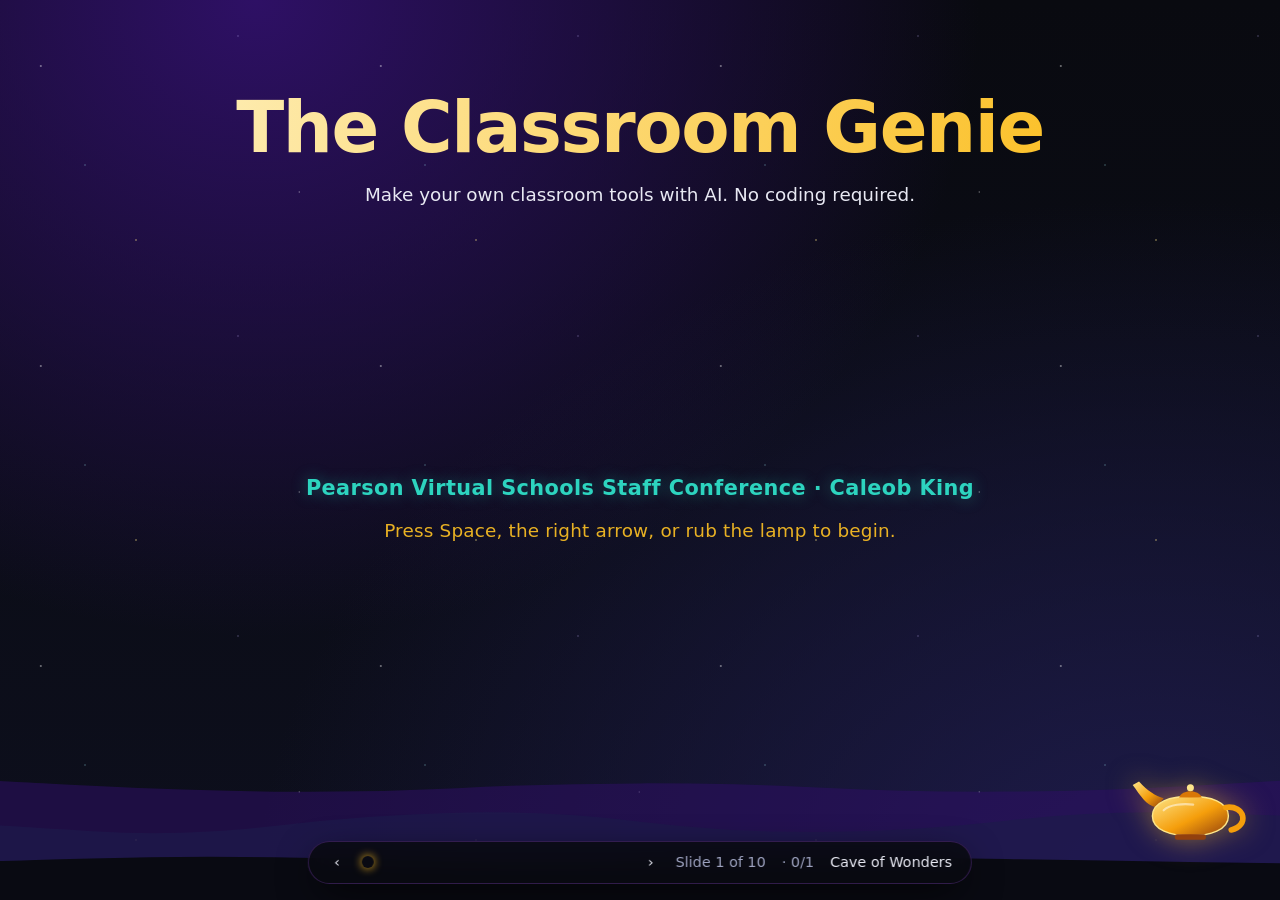
<file: index.html>
<!DOCTYPE html>
<html lang="en"><head><meta charset="UTF-8">
<meta name="viewport" content="width=device-width, initial-scale=1">
<title>The Classroom Genie: Building Custom Tools Without Code</title>
<link rel="stylesheet" href="styles.css"></head>
<body>
<main id="view" tabindex="-1"></main>
<nav id="hud" aria-label="Slide navigation"></nav>
<div id="toast" role="status" aria-live="polite"></div>
<script src="treasures.js"></script>
<script src="app.js"></script>
</body></html>
</file>
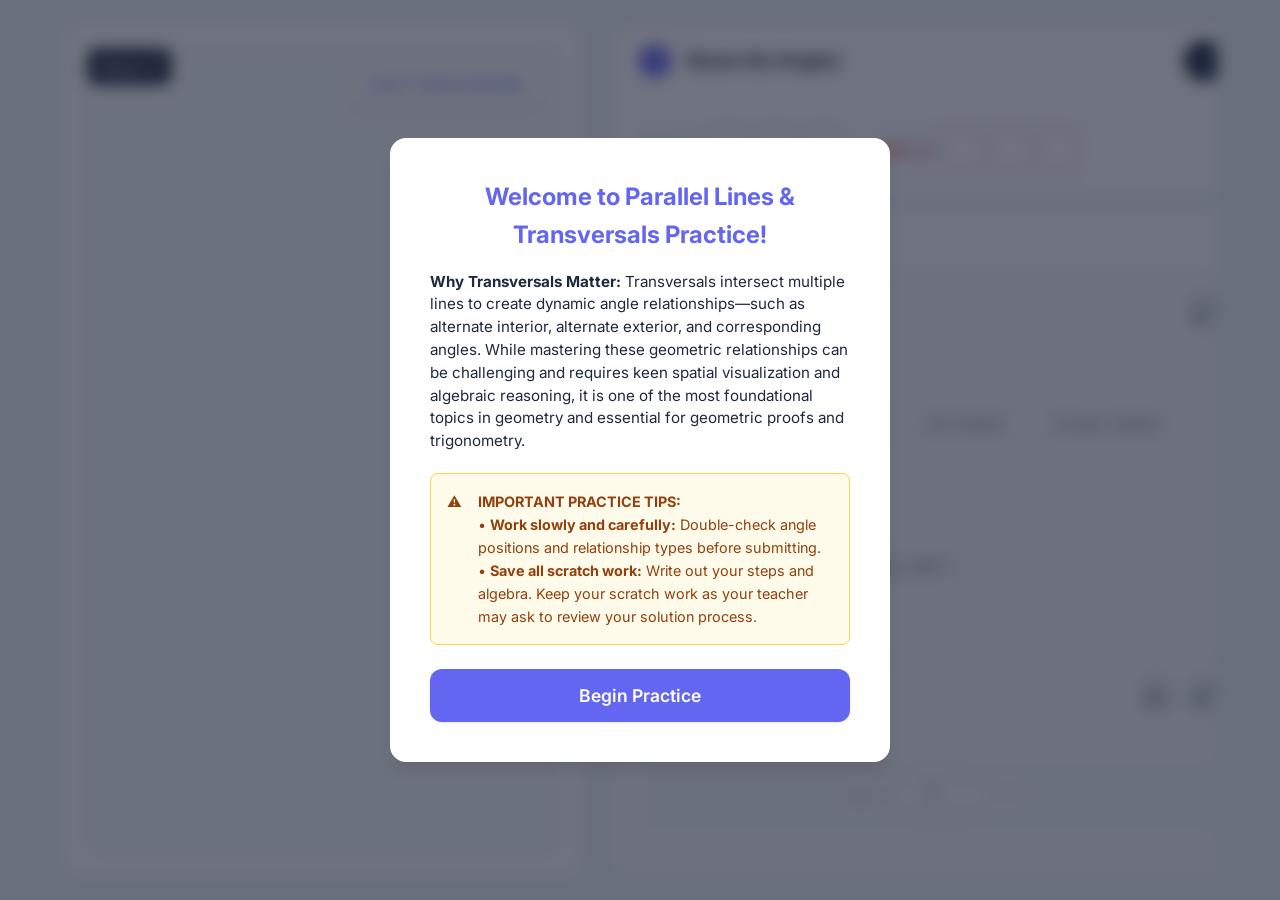
<file: Example 6/index.html>
<!DOCTYPE html>
<html lang="en">

<head>
    <meta charset="UTF-8">
    <meta name="viewport" content="width=device-width, initial-scale=1.0">
    <title>Parallel Lines & Transversals Practice</title>
    <link rel="stylesheet" href="style.css">
    <link href="https://fonts.googleapis.com/css2?family=Inter:wght@400;500;600;700&display=swap" rel="stylesheet">
    <script src="https://graspablemath.com/shared/libs/gmath/gm-inject.js"
        onerror="console.error('Failed to load Graspable Math script. Check internet connection or CSP.');"></script>
</head>

<body>

    <!-- Introduction Modal -->
    <div id="loginModal" class="modal-overlay">
        <div class="modal-content">
            <h2>Welcome to Parallel Lines & Transversals Practice!</h2>
            <div class="intro-description">
                <p>
                    <strong>Why Transversals Matter:</strong> Transversals intersect multiple lines to create dynamic angle relationships—such as alternate interior, alternate exterior, and corresponding angles. While mastering these geometric relationships can be challenging and requires keen spatial visualization and algebraic reasoning, it is one of the most foundational topics in geometry and essential for geometric proofs and trigonometry.
                </p>
            </div>
            <div class="warning-box">
                <span class="icon">⚠️</span>
                <div>
                    <p><strong>IMPORTANT PRACTICE TIPS:</strong></p>
                    <p>• <strong>Work slowly and carefully:</strong> Double-check angle positions and relationship types before submitting.</p>
                    <p>• <strong>Save all scratch work:</strong> Write out your steps and algebra. Keep your scratch work as your teacher may ask to review your solution process.</p>
                </div>
            </div>
            <form id="loginForm">
                <button type="submit" id="beginBtn">Begin Practice</button>
            </form>
        </div>
    </div>

    <div id="problemCompleteModal" class="modal-overlay">
        <div class="modal-content">
            <h2>Problem Complete!</h2>
            <p id="problemSummaryText">Problem 1/6</p>
            <div class="completion-stats">
                <p>Current Total Score: <span id="interimScore" class="score-highlight">0</span></p>
                <p class="text-muted" id="levelSummary">Level 1 Points: +0</p>
                <p id="problemBreakdown" class="score-breakdown"></p>
            </div>
            <button id="nextProblemBtn" class="primary-btn">Next Problem ➡</button>
        </div>
    </div>

    <!-- Completion Modal -->
    <div id="completionModal" class="modal-overlay">
        <div class="modal-content">
            <h2>🎉 Thanks for practicing!</h2>
            <p>You have completed the assigned problem set.</p>
            <div class="completion-stats">
                <p>Final Score: <span id="finalScore" class="score-highlight">0</span></p>
                <p>Please download your report below and submit it to your teacher.</p>
            </div>
            <button id="downloadReportBtn" class="primary-btn">Download Report 📥</button>
        </div>
    </div>

    <!-- Graspable Math Help Modal -->
    <div id="graspableHelpModal" class="modal-overlay fullscreen">
        <div class="modal-content-fullscreen">
            <button class="close-modal-btn" id="closeGraspableBtn" title="Close Help">&times;</button>
            <div id="graspableContainer" class="graspable-container">
                <div class="placeholder-content">
                    <h3>Graspable Math Equation Help</h3>
                    <p>Material to help with equation solving will appear here.</p>
                </div>
            </div>
        </div>
    </div>

    <!-- Main Application -->
    <div id="appContainer" class="container">

        <!-- Main Grid -->
        <main class="main-grid">

            <!-- Left Column: Diagram -->
            <section class="diagram-section">
                <div class="score-overlay">Score: <span id="currentScore">0</span></div>
                <div class="svg-container">
                    <div id="levelBadge" class="level-badge">Level 1: Value & Variable</div>
                    <svg id="geometryDiagram" viewBox="0 0 500 500" xmlns="http://www.w3.org/2000/svg">
                        <!-- SVG Content will be injected by JS -->
                    </svg>
                </div>
            </section>

            <!-- Right Column: Stages -->
            <section class="interaction-section">

                <!-- Stages Container -->
                <div class="stages-container">

                    <!-- Stage 1 -->
                    <div id="stage1" class="stage-card">
                        <div class="stage-header">
                            <div class="header-left">
                                <div class="stage-badge">1</div>
                                <h3>Name the Angles</h3>
                            </div>
                            <button id="checkStage1Btn" class="icon-check-btn" title="Check Answer">
                                ✔️
                            </button>
                        </div>
                        <div class="stage-content">
                            <div class="naming-area compact">
                                <div class="angle-row-compact">
                                    <span class="color-label blue">Blue: ∠</span>
                                    <div class="drop-zone blue" data-target="blue" data-index="0"></div>
                                    <div class="drop-zone blue" data-target="blue" data-index="1"></div>
                                    <div class="drop-zone blue" data-target="blue" data-index="2"></div>
                                </div>
                                <div class="angle-row-compact">
                                    <span class="color-label red">Red: ∠</span>
                                    <div class="drop-zone red" data-target="red" data-index="0"></div>
                                    <div class="drop-zone red" data-target="red" data-index="1"></div>
                                    <div class="drop-zone red" data-target="red" data-index="2"></div>
                                </div>
                            </div>
                            <div id="pointBank" class="point-bank">
                                <!-- Draggable points will be injected here -->
                            </div>
                            <div id="feedback1" class="feedback-msg"></div>
                        </div>
                    </div>

                    <!-- Stage 2 -->
                    <div id="stage2" class="stage-card locked">
                        <div class="stage-header">
                            <div class="header-left">
                                <div class="stage-badge">2</div>
                                <h3>Identify Relationship</h3>
                            </div>
                            <button id="checkStage2Btn" class="icon-check-btn" disabled title="Check Answer">
                                ✔️
                            </button>
                        </div>
                        <div class="stage-content">
                            <div class="selection-group">
                                <h4>Angle Pair Type</h4>
                                <div class="options-grid" id="typeOptions">
                                    <button class="option-btn" data-value="corresponding">Corresponding</button>
                                    <button class="option-btn" data-value="alternate-interior">Alt. Interior</button>
                                    <button class="option-btn" data-value="alternate-exterior">Alt. Exterior</button>
                                    <button class="option-btn" data-value="consecutive-interior">Consec.
                                        Interior</button>
                                    <button class="option-btn" data-value="vertical">Vertical</button>
                                    <button class="option-btn" data-value="none">None</button>
                                </div>
                            </div>
                            <div class="selection-group">
                                <h4>Relationship</h4>
                                <div class="options-grid" id="relationOptions">
                                    <button class="option-btn" data-value="congruent">Congruent (≅)</button>
                                    <button class="option-btn" data-value="supplementary">Supplementary (180°)</button>
                                </div>
                            </div>
                            <div id="feedback2" class="feedback-msg"></div>
                        </div>
                    </div>

                    <div id="stage3" class="stage-card locked">
                        <div class="stage-header">
                            <div class="header-left">
                                <div class="stage-badge">3</div>
                                <h3>Solve for Variable</h3>
                            </div>
                            <div class="header-right" style="display: flex; gap: 0.5rem;">
                                <button id="graspableHelpBtn" class="icon-check-btn graspable-btn" disabled
                                    title="Equation Solving Help">
                                    <img src="Graspable_Math_Logo.png" alt="Graspable Math Help"
                                        class="graspable-logo-icon">
                                </button>
                                <button id="checkStage3Btn" class="icon-check-btn" disabled title="Check Answer">
                                    ✔️
                                </button>
                            </div>
                        </div>
                        <div class="stage-content">
                            <div class="solve-area">
                                <span id="variableLabel" class="var-label">x = </span>
                                <input type="number" id="solutionInput" class="solve-input" placeholder="?">
                                <span class="degree-symbol">°</span>
                            </div>
                            <div id="feedback3" class="feedback-msg"></div>
                        </div>
                    </div>

                </div>
            </section>
        </main>
    </div>

    <script src="script.js"></script>
</body>

</html>
</file>
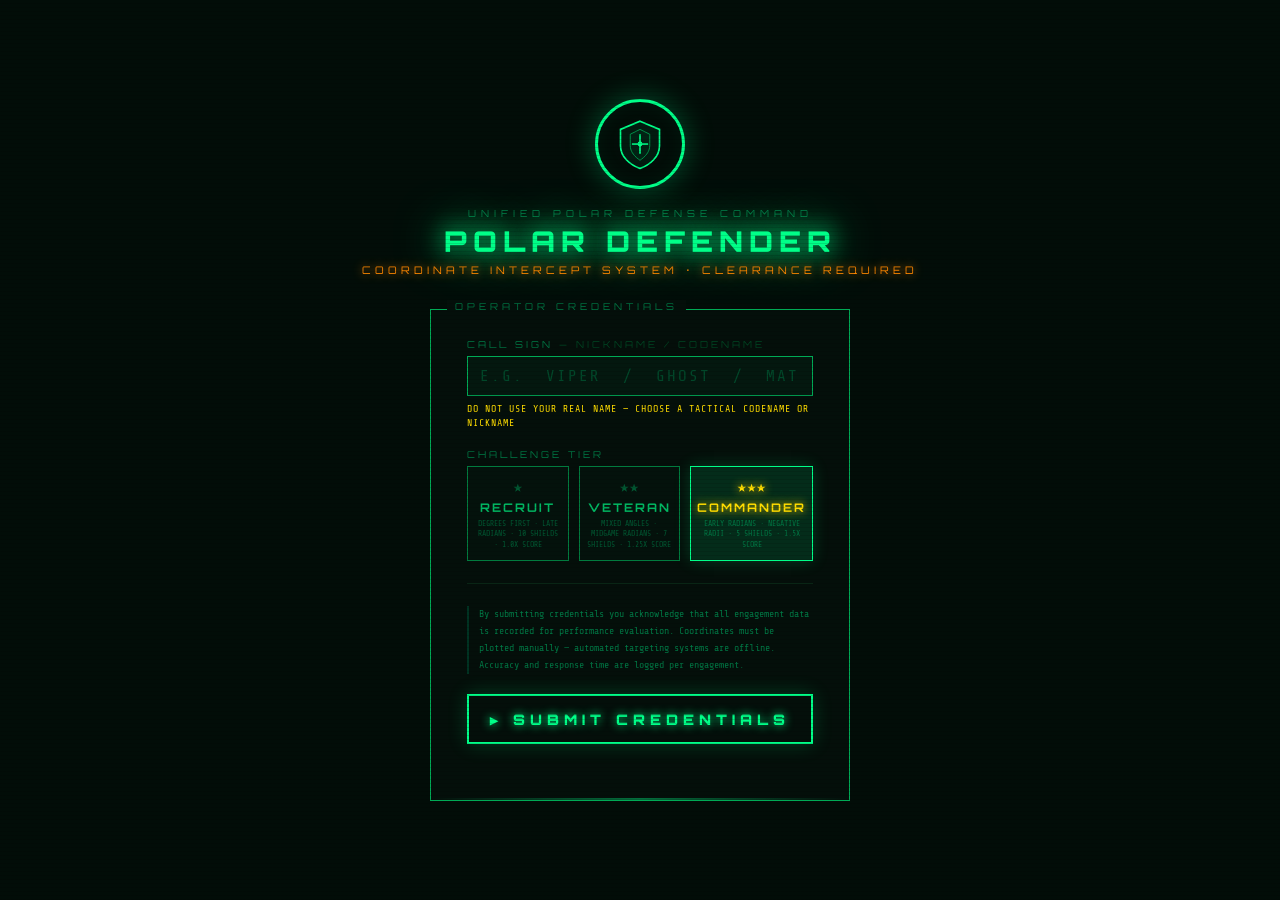
<file: Example 7/index.html>
<!DOCTYPE html>
<html lang="en">

<head>
  <meta charset="UTF-8">
  <meta name="viewport" content="width=device-width, initial-scale=1.0">
  <title>POLAR DEFENDER — Defense Force</title>
  <link rel="stylesheet" href="style.css">
</head>

<body>

  <!-- ═══════════════════════════════════════
     LOGIN SCREEN
═══════════════════════════════════════ -->
  <div id="loginScreen">
    <div class="login-seal">
      <!-- Shield SVG icon -->
      <svg viewBox="0 0 64 64" fill="none" xmlns="http://www.w3.org/2000/svg">
        <path d="M32 4 L56 14 L56 34 C56 48 44 58 32 62 C20 58 8 48 8 34 L8 14 Z" stroke="#00ff88" stroke-width="2"
          fill="rgba(0,255,136,0.06)" />
        <path d="M32 14 L44 20 L44 34 C44 42 38 48 32 52 C26 48 20 42 20 34 L20 20 Z" stroke="#00aa55" stroke-width="1"
          fill="rgba(0,255,136,0.04)" />
        <line x1="32" y1="20" x2="32" y2="44" stroke="#00ff88" stroke-width="2" />
        <line x1="22" y1="32" x2="42" y2="32" stroke="#00ff88" stroke-width="2" />
        <circle cx="32" cy="32" r="3" fill="#00ff88" />
      </svg>
    </div>

    <div class="login-agency">UNIFIED POLAR DEFENSE COMMAND</div>
    <div class="login-title">POLAR DEFENDER</div>
    <div class="login-subtitle">COORDINATE INTERCEPT SYSTEM · CLEARANCE REQUIRED</div>

    <div class="login-box">
      <div class="field-group">
        <label class="field-label">CALL SIGN <span style="color:#004422">— NICKNAME / CODENAME</span></label>
        <input class="login-input" id="inputCallsign" placeholder="E.G.  VIPER  /  GHOST  /  MATHWIZ" autocomplete="off"
          maxlength="16">
        <div class="field-note">DO NOT USE YOUR REAL NAME — CHOOSE A TACTICAL CODENAME OR NICKNAME</div>
      </div>

      <div class="field-group">
        <label class="field-label">CHALLENGE TIER</label>
        <div class="difficulty-options">
          <label class="diff-radio">
            <input type="radio" name="difficulty" value="recruit">
            <div class="diff-btn">
              <div class="diff-icon">★</div>
              <div class="diff-details">
                <div class="diff-name">RECRUIT</div>
                <div class="diff-desc">10 SHIELDS · EXTENDED TIME · 1.0X SCORE</div>
              </div>
            </div>
          </label>
          <label class="diff-radio">
            <input type="radio" name="difficulty" value="veteran">
            <div class="diff-btn">
              <div class="diff-icon">★★</div>
              <div class="diff-details">
                <div class="diff-name">VETERAN</div>
                <div class="diff-desc">7 SHIELDS · STANDARD TIME · 1.25X SCORE</div>
              </div>
            </div>
          </label>
          <label class="diff-radio">
            <input type="radio" name="difficulty" value="commander" checked>
            <div class="diff-btn">
              <div class="diff-icon">★★★</div>
              <div class="diff-details">
                <div class="diff-name">COMMANDER</div>
                <div class="diff-desc">5 SHIELDS · FAST THREATS · 1.5X SCORE</div>
              </div>
            </div>
          </label>
        </div>
      </div>

      <hr class="login-divider">

      <div class="login-notice">
        By submitting credentials you acknowledge that all engagement data is recorded for
        performance evaluation. Coordinates must be plotted manually — automated targeting
        systems are offline. Accuracy and response time are logged per engagement.
      </div>

      <button id="loginBtn">▶ SUBMIT CREDENTIALS</button>
      <div id="loginError"></div>
    </div>
  </div>

  <!-- ═══════════════════════════════════════
     CREDENTIALS ACCEPTED FLASH
═══════════════════════════════════════ -->
  <div id="credAccepted">
    <div class="cred-stamp">CREDENTIALS ACCEPTED</div>
    <div class="cred-sub">IDENTITY VERIFIED — CLEARANCE GRANTED</div>
    <div class="cred-name" id="credName"></div>
    <div class="cred-bar">
      <div class="cred-bar-fill"></div>
    </div>
  </div>

  <!-- ═══════════════════════════════════════
     HEADER
═══════════════════════════════════════ -->
  <div id="missionBrief" aria-hidden="true">
    <div class="brief-card">
      <div class="brief-kicker">MISSION BRIEF</div>
      <h2>POLAR INTERCEPT PROTOCOL</h2>
      <p class="brief-lead">Plot each threat by recognizing its polar coordinate and tapping the matching point on the radar.</p>
      <div class="brief-grid">
        <div class="brief-step">
          <div class="brief-step-title">1. Read The Signal</div>
          <p><b>(r, Î¸)</b> means radius from the center, then angle from the positive x-axis.</p>
        </div>
        <div class="brief-step">
          <div class="brief-step-title">2. Tap To Fire</div>
          <p>Tap or click the matching spot once. The turret locks, rotates, and fires automatically.</p>
        </div>
        <div class="brief-step">
          <div class="brief-step-title">3. Expect Escalation</div>
          <p>Later waves add radians and, on higher tiers, negative radii that map to equivalent locations.</p>
        </div>
      </div>
      <div class="brief-tip" id="briefDifficultySummary"></div>
      <div class="brief-actions">
        <button id="briefStartBtn" class="overlay-btn">START MISSION</button>
        <button id="briefSkipBtn" class="overlay-btn secondary">SKIP BRIEF</button>
      </div>
    </div>
  </div>

  <header>
    <div>
      <div class="title">POLAR <span>DEFENDER</span></div>
      <div id="operatorTag">OPERATOR: —</div>
    </div>
    <div class="stats">
      <div class="mute-controls">
        <button id="helpBtn" class="mute-btn on">? BRIEF</button>
        <button id="musicToggle" class="mute-btn">🎵 MUSIC: ON</button>
        <button id="sfxToggle" class="mute-btn">🔊 SFX: ON</button>
        <button id="pauseBtn" class="mute-btn">⏸ PAUSE (TEMPORAL DELAY)</button>
      </div>
      <div class="stat">
        <span class="stat-label">SCORE</span>
        <span class="stat-value sv-sc" id="scoreDisplay">0</span>
      </div>
      <div class="stat">
        <span class="stat-label">STREAK</span>
        <span class="stat-value sv-st" id="streakDisplay">0</span>
      </div>
      <div class="stat">
        <span class="stat-label">ACCURACY</span>
        <span class="stat-value" id="accDisplay">--%</span>
      </div>
      <div class="stat">
        <span class="stat-label">WAVE</span>
        <span class="stat-value sv-wv" id="waveDisplay">1</span>
      </div>
    </div>
  </header>

  <!-- ═══════════════════════════════════════
     GAME AREA
═══════════════════════════════════════ -->
  <div class="game-area">
    <div class="radar-wrap">
      <canvas id="radarCanvas" width="520" height="520"></canvas>
      <div id="timerBarWrap">
        <div id="timerBar" style="width:100%"></div>
      </div>
      <div id="waveAnnounce"></div>
    </div>

    <div class="side-panel">

      <div class="panel-box" data-label="INCOMING THREAT">
        <div class="coord-sub">SIGNAL INTERCEPTED</div>
        <div class="coord-display" id="coordDisplay">( r , θ )</div>
        <div class="hint" id="hintText">
          Intercept the threat at <b>( r , θ )</b> before it opens fire.<br>
          Act fast — first-strike earns max points!
        </div>
      </div>

      <div class="panel-box" data-label="SHIELD INTEGRITY">
        <div class="hp-bar-wrap" id="hpBar">
        </div>
      </div>

      <div class="panel-box" data-label="FIRE CONTROL">
        <div id="resultMsg" class="r-wait">— AWAITING TARGET —</div>
        <div id="turretAngleDisplay">TURRET: IDLE</div>
        <button id="fireBtn" disabled>⚡ FIRE CANNON</button>
        <div class="spacebar-hint">[ CLICK TO AIM · SPACE OR BUTTON TO FIRE ]</div>
      </div>

      <div class="panel-box" data-label="ANGLE REFERENCE">
        <div class="angle-ref">
          <b>0°</b> right &nbsp; <b>30°</b> π/6 &nbsp; <b>45°</b> π/4 &nbsp; <b>60°</b> π/3<br>
          <b>90°</b> up &nbsp;&nbsp;&nbsp; <b>120°</b> 2π/3 &nbsp; <b>135°</b> 3π/4<br>
          <b>150°</b> 5π/6 &nbsp; <b>180°</b> left &nbsp; <b>210°</b> 7π/6<br>
          <b>225°</b> 5π/4 &nbsp; <b>240°</b> 4π/3 &nbsp; <b>270°</b> down<br>
          <b>300°</b> 5π/3 &nbsp; <b>315°</b> 7π/4 &nbsp; <b>330°</b> 11π/6<br>
          <span class="warn">r = distance from center (max 5)</span>
        </div>
      </div>

    </div>
  </div>

  <!-- ═══════════════════════════════════════
     GAME OVER OVERLAY
═══════════════════════════════════════ -->
  <div id="overlay">
    <h1>BASE DESTROYED</h1>
    <div class="game-counter" id="gameCounter">ENGAGEMENT 1 OF 3</div>
    <div class="big-score" id="finalScore">0 pts</div>
    <div class="overlay-stats" id="overlayStats"></div>
    <div class="overlay-btn-row">
      <button class="overlay-btn" id="retryBtn">↻ NEW ENGAGEMENT</button>
      <button class="overlay-btn" id="reportBtn">📋 DOWNLOAD AFTER ACTION REPORT</button>
    </div>
  </div>

  <audio id="bgMusic" src="Playing_Music.mp3" loop></audio>
  <audio id="pauseMusic" src="Pause_Music.mp3" loop></audio>
  <audio id="winMusic" src="Win_Music.mp3" loop></audio>
  <audio id="sfxEmerge" src="Enemy_Emerge.mp3"></audio>
  <audio id="sfxExplode" src="Enemy_Explode.mp3"></audio>
  <audio id="sfxEnemyFire" src="Enemy_Fire.mp3"></audio>
  <audio id="sfxTurretFire" src="Turret_Fire.mp3"></audio>
  <audio id="sfxTurretMiss" src="Turret_Miss.mp3"></audio>

  <script src="script.js"></script>
</body>

</html>
</file>
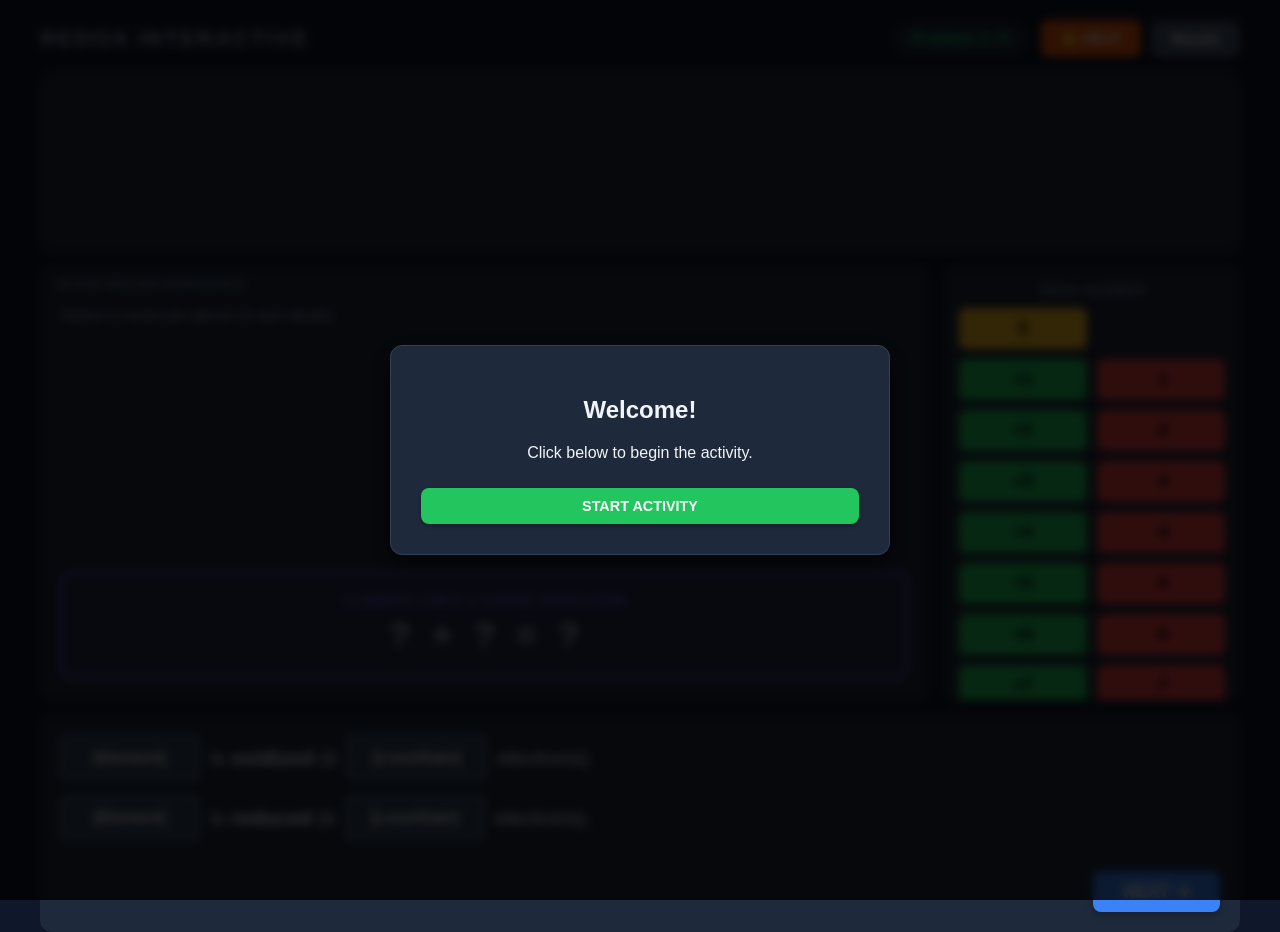
<file: Example 9/index.html>
<!DOCTYPE html>
<html lang="en">
<head>
    <meta charset="UTF-8">
    <meta name="viewport" content="width=device-width, initial-scale=1.0">
    <title>Redox Reaction Interactive</title>
    <style>
        :root {
            --bg-color: #0f172a;
            --panel-color: #1e293b;
            --panel-border: #334155;
            --text-primary: #f1f5f9;
            --text-secondary: #94a3b8;
            --accent-blue: #3b82f6;
            --accent-purple: #8b5cf6;
            --accent-green: #22c55e;
            --accent-red: #ef4444;
            --accent-orange: #f97316;
            --accent-gold: #fbbf24;
            --drop-zone-bg: #334155;
            --drop-zone-hover: #475569;
            --help-bg: #ea580c;
        }

        * {
            box-sizing: border-box;
            user-select: none;
        }

        body {
            margin: 0;
            padding: 20px 40px;
            font-family: 'Segoe UI', Roboto, Helvetica, Arial, sans-serif;
            background-color: var(--bg-color);
            color: var(--text-primary);
            height: 100vh;
            display: flex;
            flex-direction: column;
            overflow: hidden;
            transition: background-color 0.3s;
        }

        body.help-mode {
            background-color: var(--help-bg);
        }

        /* --- HEADER --- */
        .header-row {
            display: flex;
            justify-content: space-between;
            align-items: center;
            margin-bottom: 15px;
            width: 100%;
            max-width: 1400px;
            margin-left: auto;
            margin-right: auto;
        }

        .header-left {
            display: flex;
            flex-direction: column;
        }

        h1 {
            font-size: 1.4rem;
            color: var(--text-secondary);
            margin: 0;
            text-transform: uppercase;
            letter-spacing: 2px;
        }
        
        .student-name-display {
            font-size: 0.9rem;
            color: var(--accent-purple);
            font-weight: bold;
        }
        
        body.help-mode h1 { color: white; }

        .top-controls {
            display: flex;
            gap: 10px;
            align-items: center;
        }

        .problem-indicator {
            background: var(--panel-color);
            padding: 5px 15px;
            border-radius: 20px;
            font-weight: bold;
            color: var(--accent-green);
            border: 1px solid var(--panel-border);
            margin-right: 15px;
        }

        /* --- LAYOUT GRID --- */
        .main-container {
            display: grid;
            grid-template-rows: auto 1fr auto;
            gap: 15px;
            height: 100%;
            max-width: 1400px;
            margin: 0 auto;
            width: 100%;
        }

        /* --- TOP: EQUATION AREA --- */
        .equation-area {
            background: var(--panel-color);
            border: 1px solid var(--panel-border);
            border-radius: 12px;
            padding: 20px 10px;
            display: flex;
            justify-content: center;
            align-items: flex-end; /* Align groups at bottom */
            gap: 2px;
            flex-wrap: wrap;
            min-height: 180px;
            box-shadow: 0 4px 6px -1px rgba(0, 0, 0, 0.1);
        }

        .molecule-group {
            position: relative;
            padding: 10px;
            border-radius: 8px;
            cursor: pointer;
            transition: all 0.3s ease;
            border: 2px solid transparent;
            display: flex;
            flex-direction: column;
            align-items: center;
        }

        .molecule-group:hover {
            background: rgba(255,255,255,0.05);
        }

        .molecule-group.active {
            background: rgba(139, 92, 246, 0.15);
            border-color: var(--accent-purple);
            box-shadow: 0 0 15px rgba(139, 92, 246, 0.2);
        }

        /* Chemical Text Styling */
        .chem-display-row {
            display: flex;
            align-items: baseline;
            font-size: 2.8rem; /* Large Formula Text */
            font-weight: bold;
            margin-top: 10px;
            font-family: 'Segoe UI', Arial, sans-serif;
            line-height: 1;
            color: white;
        }

        .coefficient {
            color: var(--accent-blue);
            margin-right: 4px;
        }

        .chem-text {
            display: inline-block;
            position: relative;
        }
        
        /* Subscript */
        sub {
            font-size: 1.6rem;
            vertical-align: sub;
        }

        /* Spacer after subscript to prevent crowding */
        sub::after {
            content: "";
            display: inline-block;
            width: 2px; 
        }
        
        /* Superscript (Ionic Charge) - True Exponent Position */
        sup {
            font-size: 1.6rem;
            vertical-align: top;
            position: relative;
            top: -0.6em; /* Moves it strictly up */
            color: var(--accent-purple);
            margin-left: 2px;
        }

        /* Operators (+ and ->) */
        .operator {
            font-size: 2.8rem;
            font-weight: bold;
            color: white;
            margin: 0 15px;
            margin-bottom: 22px; 
            font-family: 'Segoe UI', Arial, sans-serif;
        }

        .atom-col {
            display: flex;
            flex-direction: column;
            align-items: center;
            margin: 0 1px;
        }

        .ox-box {
            width: 44px; /* Increased size for easier target */
            height: 44px;
            background: var(--drop-zone-bg);
            border: 2px dashed var(--text-secondary);
            border-radius: 8px;
            margin-bottom: 5px;
            display: flex;
            justify-content: center;
            align-items: center;
            font-size: 1.2rem;
            font-weight: bold;
            color: var(--text-secondary);
            transition: all 0.2s;
        }

        .ox-box.has-value {
            border: 2px solid transparent;
            color: black;
        }

        /* High Visibility Hover Effect */
        .ox-box.hovered {
            background: rgba(251, 191, 36, 0.2); /* Gold tint */
            border: 2px solid var(--accent-gold);
            box-shadow: 0 0 10px var(--accent-gold);
            transform: scale(1.1);
        }

        /* --- MIDDLE SECTION --- */
        .middle-section {
            display: grid;
            grid-template-columns: 3fr 1fr;
            gap: 15px;
            min-height: 0;
        }

        .workspace-panel {
            background: var(--panel-color);
            border-radius: 12px;
            padding: 20px;
            display: flex;
            flex-direction: column;
            gap: 20px;
            position: relative;
            overflow-y: auto;
        }

        .breakdown-area {
            display: flex;
            gap: 20px;
            justify-content: flex-start;
            flex-wrap: wrap;
            align-content: flex-start;
        }

        .atom-individual-card {
            background: rgba(255,255,255,0.05);
            padding: 10px;
            border-radius: 8px;
            display: flex;
            flex-direction: column;
            align-items: center;
            min-width: 60px;
        }
        
        .atom-label {
            font-size: 1.2rem;
            font-weight: bold;
            margin-bottom: 5px;
        }

        .math-check {
            background: rgba(139, 92, 246, 0.1);
            border: 2px solid var(--accent-purple);
            border-radius: 12px;
            padding: 20px;
            margin-top: auto;
            text-align: center;
        }

        .math-display {
            font-size: 2.2rem;
            font-family: 'Courier New', monospace;
            display: flex;
            justify-content: center;
            align-items: center;
            gap: 15px;
            flex-wrap: wrap;
        }

        .math-part {
            display: flex;
            align-items: center;
            gap: 5px;
        }

        .math-label {
            font-size: 0.8rem;
            color: var(--text-secondary);
            margin-top: 5px;
            font-family: sans-serif;
            display: block;
        }
        
        .charge-drop-zone {
            width: 60px;
            height: 50px;
            background: var(--drop-zone-bg);
            border: 2px dashed var(--accent-purple);
            border-radius: 8px;
            display: flex;
            justify-content: center;
            align-items: center;
            font-size: 1.5rem;
            color: white;
            transition: all 0.2s;
        }
        
        .charge-drop-zone.filled {
             background: var(--accent-purple);
             border-style: solid;
        }

        .charge-drop-zone.hovered {
            background: rgba(251, 191, 36, 0.2); 
            border-color: var(--accent-gold);
            transform: scale(1.1);
        }

        .palette-panel {
            background: var(--panel-color);
            border-radius: 12px;
            padding: 15px;
            display: flex;
            flex-direction: column;
            align-items: center;
            overflow-y: auto;
        }

        .palette-grid {
            display: grid;
            grid-template-columns: 1fr 1fr;
            gap: 10px;
            width: 100%;
        }

        .draggable-num {
            padding: 10px;
            border-radius: 6px;
            text-align: center;
            font-weight: bold;
            font-size: 1.1rem;
            cursor: grab;
            color: #000;
            box-shadow: 0 2px 4px rgba(0,0,0,0.2);
        }

        .draggable-num:active { cursor: grabbing; }

        .val-pos { background-color: var(--accent-green); }
        .val-neg { background-color: var(--accent-red); }
        .val-neu { background-color: #fbbf24; }

        .btn-top {
            padding: 10px 20px;
            color: white;
            border: none;
            border-radius: 8px;
            font-weight: bold;
            cursor: pointer;
            transition: all 0.2s;
            box-shadow: 0 2px 4px rgba(0,0,0,0.3);
            text-transform: uppercase;
            font-size: 0.9rem;
        }
        
        .btn-rules { background: #475569; }
        .btn-rules:hover { background: #64748b; }

        .btn-help { background: #ea580c; }
        .btn-help:hover { background: #c2410c; transform: scale(1.05); }
        .btn-help.active { background: white; color: #ea580c; }

        /* --- BOTTOM: ASSESSMENT --- */
        .assessment-panel {
            background: var(--panel-color);
            border-radius: 12px;
            padding: 20px;
            position: relative;
        }

        .sentence {
            font-size: 1.3rem;
            margin-bottom: 15px;
            display: flex;
            align-items: center;
            flex-wrap: wrap;
            gap: 10px;
        }

        .word-drop {
            min-width: 140px;
            padding: 0 10px;
            height: 45px;
            background: var(--drop-zone-bg);
            border: 2px dashed var(--text-secondary);
            border-radius: 6px;
            display: inline-flex;
            justify-content: center;
            align-items: center;
            color: var(--text-primary);
            font-size: 1rem;
            font-weight: bold;
            transition: all 0.2s;
        }

        .word-drop.filled {
            background: var(--accent-purple);
            border: solid 1px var(--accent-purple);
            color: white;
        }

        .word-drop.hovered {
            background: rgba(251, 191, 36, 0.2); 
            border-color: var(--accent-gold);
            transform: scale(1.05);
        }

        .word-bank {
            display: flex;
            gap: 10px;
            margin-top: 15px;
            border-top: 1px dashed var(--panel-border);
            padding-top: 15px;
            flex-wrap: wrap;
        }

        .draggable-word {
            background: var(--accent-purple);
            color: white;
            padding: 8px 16px;
            border-radius: 20px;
            cursor: grab;
            font-weight: bold;
            font-size: 1rem;
        }

        .submit-btn {
            float: right;
            padding: 10px 30px;
            background: var(--accent-blue);
            color: white;
            border: none;
            border-radius: 8px;
            font-weight: bold;
            font-size: 1.1rem;
            cursor: pointer;
            box-shadow: 0 4px 6px rgba(0,0,0,0.2);
            transition: transform 0.1s;
        }
        .submit-btn:hover {
            transform: translateY(-2px);
        }
        .submit-btn:active {
            transform: translateY(0);
        }

        /* --- MODAL --- */
        .modal-overlay {
            position: fixed;
            top: 0; left: 0; width: 100%; height: 100%;
            background: rgba(0,0,0,0.8);
            backdrop-filter: blur(5px);
            display: flex;
            justify-content: center;
            align-items: center;
            z-index: 100;
            opacity: 0;
            pointer-events: none;
            transition: opacity 0.3s;
        }
        .modal-overlay.open {
            opacity: 1;
            pointer-events: all;
        }
        .modal-content {
            background: var(--panel-color);
            padding: 30px;
            border-radius: 12px;
            max-width: 500px;
            width: 90%;
            text-align: center;
            position: relative;
            border: 1px solid var(--panel-border);
            box-shadow: 0 10px 25px rgba(0,0,0,0.5);
        }
        .close-modal {
            position: absolute;
            top: 10px; right: 15px;
            font-size: 1.5rem;
            cursor: pointer;
            color: var(--text-secondary);
        }
        .rules-slider {
            min-height: 150px;
            display: flex;
            align-items: center;
            justify-content: center;
            font-size: 1.2rem;
            margin: 20px 0;
            background: rgba(0,0,0,0.2);
            border-radius: 8px;
            padding: 20px;
        }
        .pass-input {
            padding: 10px;
            border-radius: 6px;
            border: 1px solid var(--text-secondary);
            background: var(--bg-color);
            color: white;
            font-size: 1.1rem;
            margin-bottom: 15px;
        }
        
        .warning-icon {
            font-size: 3rem;
            color: var(--accent-orange);
            margin-bottom: 10px;
        }
        .success-icon {
            font-size: 3rem;
            color: var(--accent-green);
            margin-bottom: 10px;
        }
        .error-icon {
            font-size: 3rem;
            color: var(--accent-red);
            margin-bottom: 10px;
        }

    </style>
</head>
<body>

    <!-- INTRO MODAL -->
    <div class="modal-overlay open" id="introModal">
        <div class="modal-content">
            <h2>Welcome!</h2>
            <p>Click below to begin the activity.</p>
            <button class="btn-top btn-help" style="width:100%; margin-top:10px; background:var(--accent-green);" onclick="startGame()">Start Activity</button>
        </div>
    </div>

    <div class="header-row">
        <div class="header-left">
             <h1 id="headerTitle">Redox Interactive</h1>
        </div>
        
        <div style="display:flex; align-items:center;">
             <div class="problem-indicator" id="probIndicator">Problem 1 / 5</div>
             <div class="top-controls">
                <button class="btn-top btn-help" id="helpBtn" onclick="toggleHelp()">✋ Help</button>
                <button class="btn-top btn-rules" onclick="openRules()">Rules</button>
            </div>
        </div>
    </div>

    <div class="main-container">
        <!-- TOP: EQUATION -->
        <div class="equation-area" id="equationContainer">
            <!-- Injected by JS -->
        </div>

        <!-- MIDDLE: WORKSPACE & PALETTE -->
        <div class="middle-section">
            <!-- Left: Logic Area -->
            <div class="workspace-panel">
                <div style="position:absolute; top:10px; left:15px; font-size:0.8rem; color:var(--text-secondary); text-transform:uppercase;">Active Species Workspace</div>
                
                <div class="breakdown-area" id="breakdownContainer">
                    <div style="color: var(--text-secondary); margin-top: 20px;">Select a molecule above to see details</div>
                </div>

                <div class="math-check">
                    <div style="font-size:0.8rem; color:var(--accent-purple); text-transform:uppercase; margin-bottom:10px;">Algebraic Check & Charge Verification</div>
                    <div class="math-display" id="mathContainer">
                        ? + ? = ?
                    </div>
                </div>
            </div>

            <!-- Right: Palette -->
            <div class="palette-panel">
                <div style="margin-bottom:10px; color:var(--text-secondary); font-size:0.9rem;">DRAG NUMBER</div>
                <div class="palette-grid">
                     <div class="draggable-num val-neu" draggable="true" data-val="0">0</div>
                     <div><!-- spacer --></div>
                    <div class="draggable-num val-pos" draggable="true" data-val="+1">+1</div>
                    <div class="draggable-num val-neg" draggable="true" data-val="-1">-1</div>
                    <div class="draggable-num val-pos" draggable="true" data-val="+2">+2</div>
                    <div class="draggable-num val-neg" draggable="true" data-val="-2">-2</div>
                    <div class="draggable-num val-pos" draggable="true" data-val="+3">+3</div>
                    <div class="draggable-num val-neg" draggable="true" data-val="-3">-3</div>
                    <div class="draggable-num val-pos" draggable="true" data-val="+4">+4</div>
                    <div class="draggable-num val-neg" draggable="true" data-val="-4">-4</div>
                    <div class="draggable-num val-pos" draggable="true" data-val="+5">+5</div>
                    <div class="draggable-num val-neg" draggable="true" data-val="-5">-5</div>
                    <div class="draggable-num val-pos" draggable="true" data-val="+6">+6</div>
                    <div class="draggable-num val-neg" draggable="true" data-val="-6">-6</div>
                    <div class="draggable-num val-pos" draggable="true" data-val="+7">+7</div>
                    <div class="draggable-num val-neg" draggable="true" data-val="-7">-7</div>
                    <div class="draggable-num val-pos" draggable="true" data-val="+8">+8</div>
                    <div class="draggable-num val-neg" draggable="true" data-val="-8">-8</div>
                </div>
            </div>
        </div>

        <!-- BOTTOM: ASSESSMENT -->
        <div class="assessment-panel" id="assessmentPanel">
            
            <div class="sentence">
                <div class="word-drop" id="dropOxElement" data-type="element" ondragover="allowDrop(event)" ondrop="handleWordDrop(event)">[Element]</div>
                <span>is <b>oxidized</b> (it</span>
                <div class="word-drop" id="dropOxAction" data-type="action" ondragover="allowDrop(event)" ondrop="handleWordDrop(event)">[Loss/Gain]</div>
                <span>electrons).</span>
            </div>

            <div class="sentence">
                <div class="word-drop" id="dropRedElement" data-type="element" ondragover="allowDrop(event)" ondrop="handleWordDrop(event)">[Element]</div>
                <span>is <b>reduced</b> (it</span>
                <div class="word-drop" id="dropRedAction" data-type="action" ondragover="allowDrop(event)" ondrop="handleWordDrop(event)">[Loss/Gain]</div>
                <span>electrons).</span>
            </div>

            <div class="word-bank" id="wordBank">
                <!-- Injected dynamically -->
            </div>

            <button class="submit-btn" onclick="handleNext()">NEXT &#10140;</button>
        </div>
    </div>

    <!-- RULES MODAL -->
    <div class="modal-overlay" id="rulesModal">
        <div class="modal-content" id="passwordView">
            <span class="close-modal" onclick="closeModal('rulesModal')">&times;</span>
            <h2>Enter Password</h2>
            <p>Please enter the teacher password to view the rules.</p>
            <input type="password" id="passInput" class="pass-input" placeholder="Password">
            <button class="btn-top btn-rules" style="width:100%" onclick="checkPass()">Unlock</button>
            <p id="passError" style="color: var(--accent-red); display:none; margin-top:10px;">Incorrect Password</p>
        </div>

        <div class="modal-content" id="rulesView" style="display:none;">
            <span class="close-modal" onclick="closeModal('rulesModal')">&times;</span>
            <h2>Oxidation Rules</h2>
            <div class="rules-slider" id="ruleText">
                Rule 1: The oxidation number of a free element is always 0.
            </div>
            <div>
                <button class="btn-top btn-rules" style="width: auto; padding: 10px 20px;" onclick="prevRule()">Previous</button>
                <button class="btn-top btn-rules" style="width: auto; padding: 10px 20px;" onclick="nextRule()">Next</button>
            </div>
        </div>
    </div>
    
    <!-- SOFT WARNING MODAL (Incomplete/Incorrect) -->
    <div class="modal-overlay" id="softWarningModal">
        <div class="modal-content">
            <div class="warning-icon">&#9888;</div>
            <h2>Check Your Work</h2>
            <p>One or more of the sections on this problem are incomplete or incorrect.</p>
            <div style="display:flex; gap:10px; margin-top:20px;">
                <button class="btn-top btn-rules" style="flex:1;" onclick="closeModal('softWarningModal')">Return</button>
                <button class="btn-top btn-rules" style="flex:1; background:var(--accent-orange);" onclick="forceNext()">Move On</button>
            </div>
        </div>
    </div>
    
    <!-- SUCCESS MODAL -->
    <div class="modal-overlay" id="successModal">
        <div class="modal-content">
            <div class="success-icon">&#10004;</div>
            <h2>Correct!</h2>
            <p>Great job! You have balanced the reaction correctly.</p>
            <button class="btn-top btn-help" style="width:100%; background:var(--accent-green);" onclick="loadNextProblem()">Next Problem</button>
        </div>
    </div>
    
    <!-- COMPLETION MODAL -->
    <div class="modal-overlay" id="completionModal">
        <div class="modal-content">
            <div class="success-icon">&#127942;</div>
            <h2>Course Completed!</h2>
            <p>You have successfully finished all 5 practice problems.</p>
            <button class="btn-top btn-rules" style="width:100%;" onclick="downloadReport()">EXPORT REPORT &#128190;</button>
        </div>
    </div>

    <script>
        // --- GLOBAL TRACKING ---
        const studentSession = {
            startTime: null,
            problemStartTimes: [],
            answers: [],
            rulesAccessed: false
        };

        // --- PROBLEM DATA ---
        const problemSet = [
            // PROBLEM 1
            {
                equation: [
                    { id: 0, formulaParts: [{sym:"N",sub:""},{sym:"H",sub:"4"}], chargeStr:"+", coeff:2, netCharge:"+1", userCharge:null, atoms:[{sym:"N",count:1,val:null,correct:-3},{sym:"H",count:4,val:null,correct:1}] },
                    { id: 1, type: "plus" },
                    { id: 2, formulaParts: [{sym:"Cr",sub:"2"},{sym:"O",sub:"7"}], chargeStr:"2-", coeff:1, netCharge:"-2", userCharge:null, atoms:[{sym:"Cr",count:2,val:null,correct:6},{sym:"O",count:7,val:null,correct:-2}] },
                    { id: 3, type: "arrow" },
                    { id: 4, formulaParts: [{sym:"N",sub:"2"}], chargeStr:"", coeff:1, netCharge:"0", userCharge:null, atoms:[{sym:"N",count:2,val:null,correct:0}] },
                    { id: 5, type: "plus" },
                    { id: 6, formulaParts: [{sym:"H",sub:"2"},{sym:"O",sub:""}], chargeStr:"", coeff:4, netCharge:"0", userCharge:null, atoms:[{sym:"H",count:2,val:null,correct:1},{sym:"O",count:1,val:null,correct:-2}] },
                    { id: 7, type: "plus" },
                    { id: 8, formulaParts: [{sym:"Cr",sub:"2"},{sym:"O",sub:"3"}], chargeStr:"", coeff:1, netCharge:"0", userCharge:null, atoms:[{sym:"Cr",count:2,val:null,correct:3},{sym:"O",count:3,val:null,correct:-2}] }
                ],
                answer: {
                    oxEl: ["N", "Nitrogen (N)"],
                    oxAct: "LOST",
                    redEl: ["Cr", "Chromium (Cr)"],
                    redAct: "GAINED"
                },
                elements: ["Nitrogen (N)", "Hydrogen (H)", "Chromium (Cr)", "Oxygen (O)"]
            },
            // PROBLEM 2: 2Na + Cl2 -> 2NaCl
            {
                equation: [
                    { id: 0, formulaParts: [{sym:"Na",sub:""}], chargeStr:"", coeff:2, netCharge:"0", userCharge:null, atoms:[{sym:"Na",count:1,val:null,correct:0}] },
                    { id: 1, type: "plus" },
                    { id: 2, formulaParts: [{sym:"Cl",sub:"2"}], chargeStr:"", coeff:1, netCharge:"0", userCharge:null, atoms:[{sym:"Cl",count:2,val:null,correct:0}] },
                    { id: 3, type: "arrow" },
                    { id: 4, formulaParts: [{sym:"Na",sub:""},{sym:"Cl",sub:""}], chargeStr:"", coeff:2, netCharge:"0", userCharge:null, atoms:[{sym:"Na",count:1,val:null,correct:1},{sym:"Cl",count:1,val:null,correct:-1}] }
                ],
                answer: {
                    oxEl: ["Na", "Sodium (Na)"],
                    oxAct: "LOST",
                    redEl: ["Cl", "Chlorine (Cl)"],
                    redAct: "GAINED"
                },
                elements: ["Sodium (Na)", "Chlorine (Cl)"]
            },
            // PROBLEM 3: CH4 + 2O2 -> CO2 + 2H2O
            {
                equation: [
                    { id: 0, formulaParts: [{sym:"C",sub:""},{sym:"H",sub:"4"}], chargeStr:"", coeff:1, netCharge:"0", userCharge:null, atoms:[{sym:"C",count:1,val:null,correct:-4},{sym:"H",count:4,val:null,correct:1}] },
                    { id: 1, type: "plus" },
                    { id: 2, formulaParts: [{sym:"O",sub:"2"}], chargeStr:"", coeff:2, netCharge:"0", userCharge:null, atoms:[{sym:"O",count:2,val:null,correct:0}] },
                    { id: 3, type: "arrow" },
                    { id: 4, formulaParts: [{sym:"C",sub:""},{sym:"O",sub:"2"}], chargeStr:"", coeff:1, netCharge:"0", userCharge:null, atoms:[{sym:"C",count:1,val:null,correct:4},{sym:"O",count:2,val:null,correct:-2}] },
                    { id: 5, type: "plus" },
                    { id: 6, formulaParts: [{sym:"H",sub:"2"},{sym:"O",sub:""}], chargeStr:"", coeff:2, netCharge:"0", userCharge:null, atoms:[{sym:"H",count:2,val:null,correct:1},{sym:"O",count:1,val:null,correct:-2}] }
                ],
                answer: {
                    oxEl: ["C", "Carbon (C)"],
                    oxAct: "LOST",
                    redEl: ["O", "Oxygen (O)"],
                    redAct: "GAINED"
                },
                elements: ["Carbon (C)", "Hydrogen (H)", "Oxygen (O)"]
            },
            // PROBLEM 4: 2Al + 3CuCl2 -> 2AlCl3 + 3Cu
            {
                equation: [
                    { id: 0, formulaParts: [{sym:"Al",sub:""}], chargeStr:"", coeff:2, netCharge:"0", userCharge:null, atoms:[{sym:"Al",count:1,val:null,correct:0}] },
                    { id: 1, type: "plus" },
                    { id: 2, formulaParts: [{sym:"Cu",sub:""},{sym:"Cl",sub:"2"}], chargeStr:"", coeff:3, netCharge:"0", userCharge:null, atoms:[{sym:"Cu",count:1,val:null,correct:2},{sym:"Cl",count:2,val:null,correct:-1}] },
                    { id: 3, type: "arrow" },
                    { id: 4, formulaParts: [{sym:"Al",sub:""},{sym:"Cl",sub:"3"}], chargeStr:"", coeff:2, netCharge:"0", userCharge:null, atoms:[{sym:"Al",count:1,val:null,correct:3},{sym:"Cl",count:3,val:null,correct:-1}] },
                    { id: 5, type: "plus" },
                    { id: 6, formulaParts: [{sym:"Cu",sub:""}], chargeStr:"", coeff:3, netCharge:"0", userCharge:null, atoms:[{sym:"Cu",count:1,val:null,correct:0}] }
                ],
                answer: {
                    oxEl: ["Al", "Aluminum (Al)"],
                    oxAct: "LOST",
                    redEl: ["Cu", "Copper (Cu)"],
                    redAct: "GAINED"
                },
                elements: ["Aluminum (Al)", "Copper (Cu)", "Chlorine (Cl)"]
            },
            // PROBLEM 5: Cu(s) + 2Ag+ + 2NO3- -> Cu2+ + 2NO3- + 2Ag(s) (Corrected, Full Ionic)
            {
                equation: [
                    // Reactants
                    { id: 0, formulaParts: [{sym:"Cu",sub:""}], chargeStr:"", coeff:1, netCharge:"0", userCharge:null, atoms:[{sym:"Cu",count:1,val:null,correct:0}] },
                    { id: 1, type: "plus" },
                    { id: 2, formulaParts: [{sym:"Ag",sub:""}], chargeStr:"+", coeff:2, netCharge:"+1", userCharge:null, atoms:[{sym:"Ag",count:1,val:null,correct:1}] },
                    { id: 3, type: "plus" },
                    { id: 4, formulaParts: [{sym:"N",sub:""},{sym:"O",sub:"3"}], chargeStr:"-", coeff:2, netCharge:"-1", userCharge:null, atoms:[{sym:"N",count:1,val:null,correct:5},{sym:"O",count:3,val:null,correct:-2}] },
                    
                    { id: 5, type: "arrow" },
                    
                    // Products
                    { id: 6, formulaParts: [{sym:"Cu",sub:""}], chargeStr:"2+", coeff:1, netCharge:"+2", userCharge:null, atoms:[{sym:"Cu",count:1,val:null,correct:2}] },
                    { id: 7, type: "plus" },
                    { id: 8, formulaParts: [{sym:"N",sub:""},{sym:"O",sub:"3"}], chargeStr:"-", coeff:2, netCharge:"-1", userCharge:null, atoms:[{sym:"N",count:1,val:null,correct:5},{sym:"O",count:3,val:null,correct:-2}] },
                    { id: 9, type: "plus" },
                    { id: 10, formulaParts: [{sym:"Ag",sub:""}], chargeStr:"", coeff:2, netCharge:"0", userCharge:null, atoms:[{sym:"Ag",count:1,val:null,correct:0}] }
                ],
                answer: {
                    oxEl: ["Cu", "Copper (Cu)"],
                    oxAct: "LOST",
                    redEl: ["Ag", "Silver (Ag)"],
                    redAct: "GAINED"
                },
                elements: ["Copper (Cu)", "Silver (Ag)", "Nitrogen (N)", "Oxygen (O)"]
            }
        ];

        let currentProblemIndex = 0;
        let reactionData = []; 
        let activeMolIndex = 0;
        let currentRuleIndex = 0;

        const rules = [
            "Rule 1: The oxidation number of a free element is always 0.",
            "Rule 2: The oxidation number of a monatomic ion equals the charge of the ion.",
            "Rule 3: The usual oxidation number of Hydrogen is +1.",
            "Rule 4: The usual oxidation number of Oxygen is -2.",
            "Rule 5: The sum of oxidation numbers in a polyatomic ion = charge of ion.",
            "Rule 6: The sum of oxidation numbers in a neutral compound is 0.",
            "Rule 7: Group I elements (Li, Na, K, Rb, Cs, Fr) always have an oxidation number of +1.",
            "Rule 8: Group II elements (Be, Mg, Ca, Sr, Ba, Ra) always have an oxidation number of +2.",
            "Rule 9: Fluorine is always -1. Other halogens (Cl, Br, I) are usually -1, unless combined with Oxygen or Fluorine."
        ];

        function startGame() {
            studentSession.startTime = new Date();
            // Hide intro modal
            document.getElementById('introModal').classList.remove('open');
            initProblem(0);
        }

        function initProblem(index) {
            currentProblemIndex = index;
            document.getElementById('probIndicator').innerText = `Problem ${index + 1} / ${problemSet.length}`;
            
            // Record start time
            studentSession.problemStartTimes[index] = new Date();

            reactionData = JSON.parse(JSON.stringify(problemSet[index].equation));
            
            activeMolIndex = 0;
            
            renderEquation();
            renderWorkspace();
            renderWordBank();
            resetBottomPanel();
        }

        function resetBottomPanel() {
            document.getElementById('dropOxElement').innerHTML = "[Element]";
            document.getElementById('dropOxElement').classList.remove('filled');
            document.getElementById('dropOxElement').style.backgroundColor = "";

            document.getElementById('dropOxAction').innerHTML = "[Loss/Gain]";
            document.getElementById('dropOxAction').classList.remove('filled');
            document.getElementById('dropOxAction').style.backgroundColor = "";

            document.getElementById('dropRedElement').innerHTML = "[Element]";
            document.getElementById('dropRedElement').classList.remove('filled');
            document.getElementById('dropRedElement').style.backgroundColor = "";

            document.getElementById('dropRedAction').innerHTML = "[Loss/Gain]";
            document.getElementById('dropRedAction').classList.remove('filled');
            document.getElementById('dropRedAction').style.backgroundColor = "";
        }

        function renderWordBank() {
            const bank = document.getElementById('wordBank');
            bank.innerHTML = '';
            
            problemSet[currentProblemIndex].elements.forEach(elName => {
                const div = document.createElement('div');
                div.className = 'draggable-word';
                div.draggable = true;
                div.dataset.word = elName;
                div.innerText = elName;
                div.ondragstart = (e) => {
                     e.dataTransfer.setData("word", e.target.dataset.word);
                     e.dataTransfer.setData("source", "word");
                };
                bank.appendChild(div);
            });

            ['LOST', 'GAINED'].forEach(act => {
                const div = document.createElement('div');
                div.className = 'draggable-word';
                div.style.background = 'var(--accent-blue)';
                div.draggable = true;
                div.dataset.word = act;
                div.innerText = act;
                div.ondragstart = (e) => {
                     e.dataTransfer.setData("word", e.target.dataset.word);
                     e.dataTransfer.setData("source", "word");
                };
                bank.appendChild(div);
            });
        }

        function renderEquation() {
            const container = document.getElementById('equationContainer');
            container.innerHTML = '';

            reactionData.forEach((mol, mIndex) => {
                if(mol.type === "arrow") {
                    const arrow = document.createElement('div');
                    arrow.className = 'operator';
                    arrow.innerHTML = '&#8594;'; 
                    container.appendChild(arrow);
                    return;
                }
                if(mol.type === "plus") {
                    const plus = document.createElement('div');
                    plus.className = 'operator';
                    plus.innerHTML = '+';
                    container.appendChild(plus);
                    return;
                }

                const group = document.createElement('div');
                group.className = `molecule-group ${activeMolIndex === mIndex ? 'active' : ''}`;
                group.onclick = () => setActiveMolecule(mIndex);

                const boxRow = document.createElement('div');
                boxRow.style.display = 'flex';
                boxRow.style.gap = '2px';
                boxRow.style.width = '100%';
                boxRow.style.justifyContent = 'center';

                if(mol.coeff > 1) {
                    const spacer = document.createElement('div');
                    spacer.style.width = '20px';
                    boxRow.appendChild(spacer);
                }

                mol.atoms.forEach((atom, aIndex) => {
                    const col = document.createElement('div');
                    col.className = 'atom-col';

                    const box = document.createElement('div');
                    box.className = `ox-box ${atom.val ? 'has-value' : ''}`;
                    box.textContent = atom.val || "?";
                    if(atom.val) {
                        box.style.backgroundColor = getValColor(atom.val);
                    } else {
                         box.style.backgroundColor = '';
                    }

                    box.ondragover = (e) => e.preventDefault();
                    box.ondragenter = (e) => e.target.classList.add('hovered');
                    box.ondragleave = (e) => e.target.classList.remove('hovered');
                    box.ondrop = (e) => handleDrop(e, mIndex, aIndex);

                    col.appendChild(box);
                    boxRow.appendChild(col);
                });

                group.appendChild(boxRow);

                const displayRow = document.createElement('div');
                displayRow.className = 'chem-display-row';

                if(mol.coeff > 1) {
                    displayRow.innerHTML += `<span class="coefficient">${mol.coeff}</span>`;
                }
                
                // Check if any part has a subscript
                const hasSub = mol.formulaParts.some(p => p.sub && p.sub !== "");

                mol.formulaParts.forEach(part => {
                    displayRow.innerHTML += `<span class="chem-text">${part.sym}${part.sub ? `<sub>${part.sub}</sub>` : ''}</span>`;
                });
                
                if (!hasSub) {
                    displayRow.innerHTML += `<span class="chem-text" style="visibility:hidden"><sub>2</sub></span>`;
                }

                if(mol.chargeStr) {
                    displayRow.innerHTML += `<sup>${mol.chargeStr}</sup>`;
                }

                group.appendChild(displayRow);
                container.appendChild(group);
            });
        }

        function renderWorkspace() {
            const container = document.getElementById('breakdownContainer');
            const mathContainer = document.getElementById('mathContainer');
            container.innerHTML = '';
            
            const mol = reactionData[activeMolIndex];
            
            mol.atoms.forEach((atomType, typeIndex) => {
                for(let i=0; i<atomType.count; i++) {
                    const card = document.createElement('div');
                    card.className = 'atom-individual-card';
                    
                    const label = document.createElement('span');
                    label.className = 'atom-label';
                    label.textContent = atomType.sym;
                    
                    const box = document.createElement('div');
                    box.className = `ox-box ${atomType.val ? 'has-value' : ''}`;
                    box.textContent = atomType.val || "?";
                    if(atomType.val) {
                         box.style.backgroundColor = getValColor(atomType.val);
                    } else {
                         box.style.backgroundColor = '';
                    }

                    box.ondragover = (e) => e.preventDefault();
                    box.ondragenter = (e) => e.target.classList.add('hovered');
                    box.ondragleave = (e) => e.target.classList.remove('hovered');
                    box.ondrop = (e) => handleDrop(e, activeMolIndex, typeIndex);

                    card.appendChild(label);
                    card.appendChild(box);
                    container.appendChild(card);
                }
            });

            let mathHTML = '';
            mol.atoms.forEach((atom, idx) => {
                if(idx > 0) mathHTML += `<div class="operator" style="font-size:1.5rem; margin-bottom:0;">+</div>`;
                
                mathHTML += `
                <div class="math-part">
                    <div style="font-size: 2rem;">${atom.count}</div>
                    <div style="display:flex; flex-direction:column; align-items:center;">
                        <div class="ox-box ${atom.val ? 'has-value' : ''}" 
                             style="width:40px; height:40px; margin-bottom:0; background-color:${atom.val ? getValColor(atom.val) : 'var(--drop-zone-bg)'};"
                             ondragover="event.preventDefault()" 
                             ondrop="handleDrop(event, ${activeMolIndex}, ${idx})">
                             ${atom.val || "?"}
                        </div>
                        <span class="math-label">${atom.sym}</span>
                    </div>
                </div>
                `;
            });

            mathHTML += `<div class="operator" style="font-size:1.5rem; margin-bottom:0;">=</div>`;
            
            const chargeVal = mol.userCharge;
            let chargeBg = 'var(--drop-zone-bg)';
            if(chargeVal) chargeBg = getValColor(chargeVal);

            mathHTML += `
             <div class="math-part">
                <div style="display:flex; flex-direction:column; align-items:center;">
                    <div class="charge-drop-zone ${chargeVal ? 'filled' : ''}" 
                         style="background-color: ${chargeBg}"
                         ondragover="event.preventDefault()" 
                         ondrop="handleChargeDrop(event)">
                         ${chargeVal || "?"}
                    </div>
                    <span class="math-label">Total Charge</span>
                </div>
             </div>
            `;

            mathContainer.innerHTML = mathHTML;
        }

        function setActiveMolecule(index) {
            activeMolIndex = index;
            renderEquation();
            renderWorkspace();
        }

        function getValColor(val) {
            if(val === "0" || val === 0) return "#fbbf24";
            if(String(val).includes('-')) return "var(--accent-red)";
            return "var(--accent-green)";
        }

        function toggleHelp() {
            document.body.classList.toggle('help-mode');
            const btn = document.getElementById('helpBtn');
            btn.classList.toggle('active');
            btn.innerText = document.body.classList.contains('help-mode') ? "Teacher Called" : "✋ Help";
        }

        document.querySelectorAll('.draggable-num').forEach(el => {
            el.addEventListener('dragstart', (e) => {
                e.dataTransfer.setData("text/plain", e.target.dataset.val);
                e.dataTransfer.setData("source", "number");
            });
        });

        function handleDrop(e, molIndex, atomIndex) {
            e.preventDefault();
            e.target.classList.remove('hovered');
            
            if(e.dataTransfer.getData("source") !== "number") return;
            const val = e.dataTransfer.getData("text/plain");

            const mol = reactionData[molIndex];
            mol.atoms[atomIndex].val = val;

            if(activeMolIndex !== molIndex) {
                activeMolIndex = molIndex;
            }
            renderEquation();
            renderWorkspace();
        }

        function handleChargeDrop(e) {
            e.preventDefault();
            e.target.classList.remove('hovered');
            if(e.dataTransfer.getData("source") !== "number") return;
            
            const val = e.dataTransfer.getData("text/plain");
            reactionData[activeMolIndex].userCharge = val;
            
            renderWorkspace();
        }

        function allowDrop(e) {
            e.preventDefault();
            // Add hover effect
            e.target.classList.add('hovered');
        }
        
        // Add dragleave handler to remove hover effect
        document.addEventListener('dragleave', (e) => {
            if(e.target.classList && (e.target.classList.contains('ox-box') || e.target.classList.contains('charge-drop-zone') || e.target.classList.contains('word-drop'))) {
                e.target.classList.remove('hovered');
            }
        });

        function handleWordDrop(e) {
            e.preventDefault();
            e.target.classList.remove('hovered');
            if(e.dataTransfer.getData("source") !== "word") return;
            const word = e.dataTransfer.getData("word");
            e.target.innerText = word;
            e.target.classList.add('filled');
            
            if(word === "LOST" || word === "GAINED") {
                e.target.style.backgroundColor = "var(--accent-blue)";
                e.target.style.borderColor = "var(--accent-blue)";
            } else {
                 e.target.style.backgroundColor = "var(--accent-purple)";
                 e.target.style.borderColor = "var(--accent-purple)";
            }
        }

        function checkIsFilled() {
            let allFilled = true;
            reactionData.forEach(mol => {
                if(mol.type === "arrow" || mol.type === "plus") return;
                
                mol.atoms.forEach(atom => {
                    if(!atom.val) allFilled = false;
                });

                if(!mol.userCharge) allFilled = false;
            });

            const oxEl = document.getElementById('dropOxElement').classList.contains('filled');
            const oxAct = document.getElementById('dropOxAction').classList.contains('filled');
            const redEl = document.getElementById('dropRedElement').classList.contains('filled');
            const redAct = document.getElementById('dropRedAction').classList.contains('filled');

            if(!oxEl || !oxAct || !redEl || !redAct) allFilled = false;

            return allFilled;
        }

        function recordCurrentAnswers() {
            const endTime = new Date();
            const duration = (endTime - studentSession.problemStartTimes[currentProblemIndex]) / 1000; // seconds

            const oxEl = document.getElementById('dropOxElement').innerText;
            const redEl = document.getElementById('dropRedElement').innerText;
            const oxAct = document.getElementById('dropOxAction').innerText;
            const redAct = document.getElementById('dropRedAction').innerText;

            const problemRecord = {
                problemIndex: currentProblemIndex,
                duration: duration,
                equations: JSON.parse(JSON.stringify(reactionData)),
                assessment: {
                    oxEl, redEl, oxAct, redAct
                }
            };
            
            studentSession.answers[currentProblemIndex] = problemRecord;
        }

        function handleNext() {
            let isFilled = checkIsFilled();
            recordCurrentAnswers(); // Save state regardless
            
            const oxEl = document.getElementById('dropOxElement').innerText;
            const redEl = document.getElementById('dropRedElement').innerText;
            const oxAct = document.getElementById('dropOxAction').innerText;
            const redAct = document.getElementById('dropRedAction').innerText;
            
            const correctData = problemSet[currentProblemIndex].answer;
            
            let correct = true;

            // Check Top Section
            reactionData.forEach(mol => {
                if(mol.type === "arrow" || mol.type === "plus") return;
                if(mol.userCharge !== null && mol.userCharge !== "" && Number(mol.userCharge) === Number(mol.netCharge)) {
                    // correct
                } else {
                    correct = false;
                }

                mol.atoms.forEach(atom => {
                    if(atom.val !== null && atom.val !== "" && Number(atom.val) === Number(atom.correct)) {
                        // correct
                    } else {
                        correct = false;
                    }
                });
            });

            // Check Bottom Section
            if(!correctData.oxEl.includes(oxEl)) correct = false;
            if(oxAct !== correctData.oxAct) correct = false;
            if(!correctData.redEl.includes(redEl)) correct = false;
            if(redAct !== correctData.redAct) correct = false;

            if(isFilled && correct) {
                document.getElementById('successModal').classList.add('open');
            } else {
                // Show Soft Warning
                document.getElementById('softWarningModal').classList.add('open');
            }
        }

        function forceNext() {
            document.getElementById('softWarningModal').classList.remove('open');
            loadNextProblem();
        }

        function loadNextProblem() {
            document.getElementById('successModal').classList.remove('open');
            
            if(currentProblemIndex < problemSet.length - 1) {
                initProblem(currentProblemIndex + 1);
            } else {
                // Show Completion Modal
                document.getElementById('completionModal').classList.add('open');
            }
        }

        function openRules() {
            studentSession.rulesAccessed = true; // Track access
            document.getElementById('rulesModal').classList.add('open');
            document.getElementById('passwordView').style.display = 'block';
            document.getElementById('rulesView').style.display = 'none';
        }

        function closeModal(id) {
            document.getElementById(id).classList.remove('open');
            if(id === 'rulesModal') {
                document.getElementById('passInput').value = '';
                document.getElementById('passError').style.display = 'none';
            }
        }

        function checkPass() {
            const input = document.getElementById('passInput').value;
            if(input.toLowerCase() === 'redox') {
                document.getElementById('passwordView').style.display = 'none';
                document.getElementById('rulesView').style.display = 'block';
                showRule(0);
            } else {
                document.getElementById('passError').style.display = 'block';
            }
        }

        function showRule(index) {
            currentRuleIndex = index;
            document.getElementById('ruleText').innerText = rules[currentRuleIndex];
        }

        function nextRule() {
            currentRuleIndex = (currentRuleIndex + 1) % rules.length;
            showRule(currentRuleIndex);
        }

        function prevRule() {
            currentRuleIndex = (currentRuleIndex - 1 + rules.length) % rules.length;
            showRule(currentRuleIndex);
        }

        function downloadReport() {
            const s = studentSession;
            let totalScore = 0;
            let problemReports = ""; // Buffer for problem details

            s.answers.forEach((ans, idx) => {
                if(!ans) return;

                // Calculate Score for this problem
                let correctBoxes = 0;
                let totalBoxes = 0;
                const correctData = problemSet[ans.problemIndex].answer;
                const userAssessment = ans.assessment;

                // 1. Equation Inputs
                ans.equations.forEach(mol => {
                    if(mol.type === "arrow" || mol.type === "plus") return;
                    
                    // Net Charge
                    totalBoxes++;
                    if(mol.userCharge !== null && mol.userCharge !== "" && Number(mol.userCharge) === Number(mol.netCharge)) correctBoxes++;

                    // Atoms
                    mol.atoms.forEach(atom => {
                        totalBoxes++;
                        if(atom.val !== null && atom.val !== "" && Number(atom.val) === Number(atom.correct)) correctBoxes++;
                    });
                });

                // 2. Assessment Inputs
                totalBoxes += 4; // 4 drop zones
                let oxElCheck = false;
                let oxActCheck = false;
                let redElCheck = false;
                let redActCheck = false;

                if(correctData.oxEl.includes(userAssessment.oxEl)) { correctBoxes++; oxElCheck = true; }
                if(userAssessment.oxAct === correctData.oxAct) { correctBoxes++; oxActCheck = true; }
                if(correctData.redEl.includes(userAssessment.redEl)) { correctBoxes++; redElCheck = true; }
                if(userAssessment.redAct === correctData.redAct) { correctBoxes++; redActCheck = true; }

                let problemScore = 0;
                if (totalBoxes > 0) {
                    problemScore = Math.ceil((correctBoxes / totalBoxes) * 5);
                }
                totalScore += problemScore;

                // Build Problem Report Section
                problemReports += `PROBLEM ${idx + 1}\n`;
                problemReports += `Time Spent: ${Math.round(ans.duration)} seconds\n`;
                problemReports += `Score ${problemScore}/5\n`;
                
                problemReports += `\n[Equation State]\n`;
                ans.equations.forEach(mol => {
                    if(mol.type === "arrow" || mol.type === "plus") return;
                    let formula = "";
                    if(mol.coeff > 1) formula += mol.coeff;
                    mol.formulaParts.forEach(p => formula += p.sym + (p.sub||""));
                    
                    problemReports += `Species: ${formula}\n`;
                    
                    let chargeMark = (mol.userCharge !== null && mol.userCharge !== "" && Number(mol.userCharge) === Number(mol.netCharge)) ? "( ✓ )" : "( X )";
                    problemReports += `  ${chargeMark} Net Charge: User Entered: ${mol.userCharge || "Empty"} (Correct: ${mol.netCharge})\n`;
                    
                    mol.atoms.forEach(atom => {
                        let atomMark = (atom.val !== null && atom.val !== "" && Number(atom.val) === Number(atom.correct)) ? "( ✓ )" : "( X )";
                        problemReports += `  ${atomMark} Atom ${atom.sym}: User Entered: ${atom.val || "Empty"} (Correct: ${atom.correct})\n`;
                    });
                });

                problemReports += `\n[Assessment Sentence]\n`;
                problemReports += `${oxElCheck ? "( ✓ )" : "( X )"} Oxidized Element: ${ans.assessment.oxEl}\n`;
                problemReports += `${oxActCheck ? "( ✓ )" : "( X )"} Action: ${ans.assessment.oxAct}\n`;
                problemReports += `${redElCheck ? "( ✓ )" : "( X )"} Reduced Element: ${ans.assessment.redEl}\n`;
                problemReports += `${redActCheck ? "( ✓ )" : "( X )"} Action: ${ans.assessment.redAct}\n`;
                problemReports += `--------------------------------------------------\n\n`;
            });

            // Build Header
            let header = `REDOX INTERACTIVE PORTFOLIO\n`;
            header += `Date: ${new Date().toLocaleDateString()}\n`;
            header += `Rules Accessed: ${s.rulesAccessed ? "YES" : "NO"}\n`;
            header += `Total Score ${totalScore}/25\n`;
            header += `--------------------------------------------------\n\n`;

            const finalReport = header + problemReports;

            // Download Logic
            const element = document.createElement('a');
            const file = new Blob([finalReport], {type: 'text/plain'});
            element.href = URL.createObjectURL(file);
            element.download = `Redox_Report.txt`;
            document.body.appendChild(element); 
            element.click();
            document.body.removeChild(element);
        }

    </script>
</body>

</html>
</file>
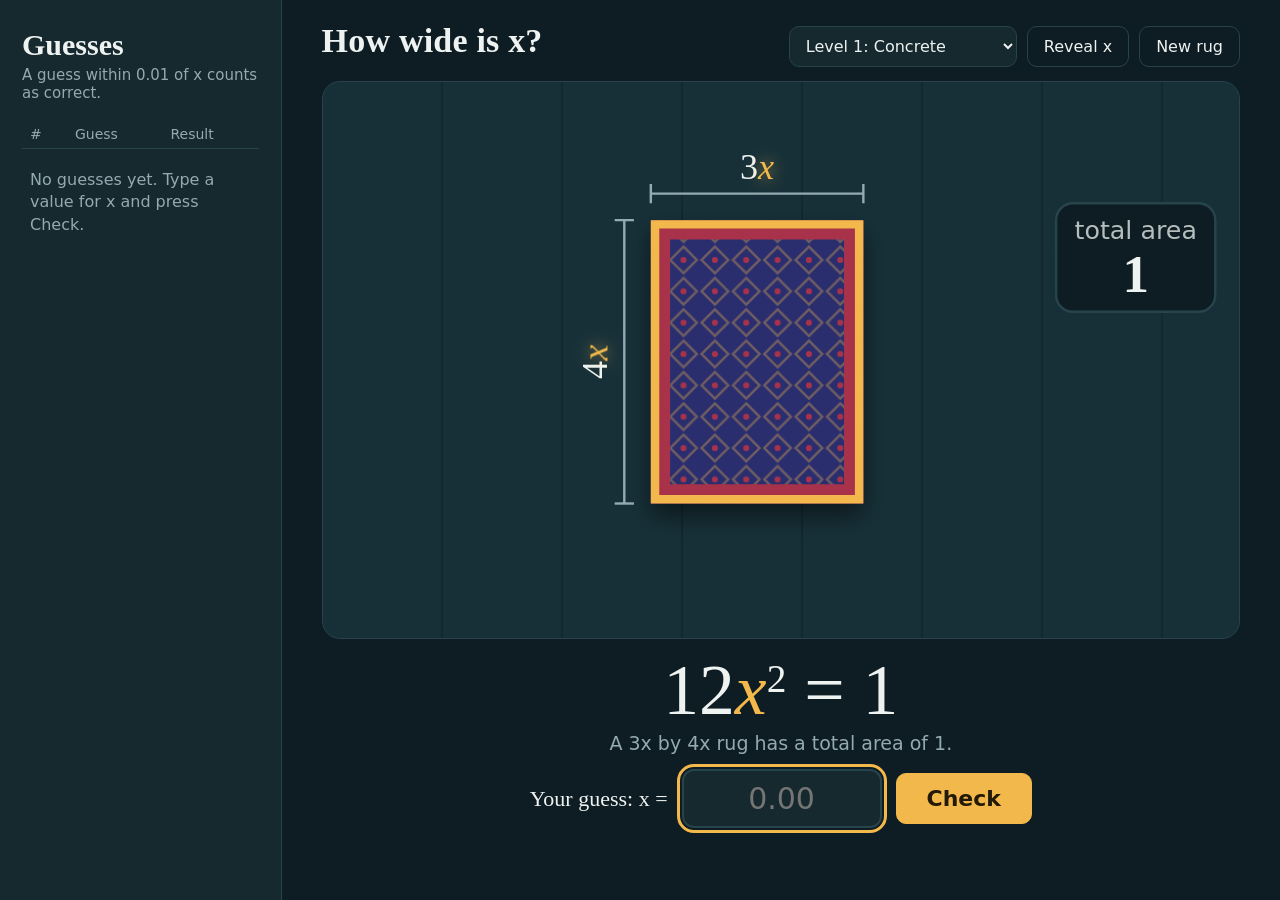
<file: Example_10/index.html>
<!DOCTYPE html>
<html lang="en">
<head>
<meta charset="utf-8">
<meta name="viewport" content="width=device-width, initial-scale=1">
<title>The Rug Problem</title>
<style>
:root{
  --ink:#0e1d23; --panel:#15292f; --line:#27434b; --text:#eef3f1; --muted:#93aab0;
  --saffron:#f2b84b; --madder:#a8324a; --indigo:#2a2f6e; --mint:#5fd4a0; --rose:#ff8a8a;
  --serif:"Iowan Old Style","Palatino Linotype",Palatino,Georgia,serif;
  --sans:"Avenir Next","Segoe UI",system-ui,sans-serif;
}
*{box-sizing:border-box}
html,body{height:100%;margin:0}
body{background:var(--ink);color:var(--text);font-family:var(--sans);display:grid;grid-template-columns:minmax(280px,22vw) 1fr;overflow:hidden}
aside{background:var(--panel);border-right:1px solid var(--line);padding:28px 22px;display:flex;flex-direction:column;min-height:0}
aside h2{font-family:var(--serif);font-size:30px;margin:0 0 4px;font-weight:600}
aside p{margin:0 0 18px;color:var(--muted);font-size:15px}
.tablewrap{overflow-y:auto;flex:1;min-height:0}
table{width:100%;border-collapse:collapse;font-size:19px}
th{text-align:left;font-weight:500;color:var(--muted);font-size:14px;padding:6px 8px;border-bottom:1px solid var(--line);position:sticky;top:0;background:var(--panel)}
td{padding:12px 8px;border-bottom:1px solid var(--line);font-variant-numeric:tabular-nums}
td.n{color:var(--muted);width:2.2em}
td.empty{color:var(--muted);font-size:16px;line-height:1.4;border:0;padding-top:20px}
tr.new{animation:flash .7s ease-out}
@keyframes flash{from{background:rgba(242,184,75,.25)}to{background:transparent}}
.low,.high{color:var(--rose)} .ok{color:var(--mint);font-weight:700}
.arr{opacity:.65;font-size:.85em;margin-left:6px}
.eq .gv{color:var(--saffron);font-style:normal}
tr.win td{background:rgba(95,212,160,.12)}
main{display:flex;flex-direction:column;padding:22px 40px 26px;min-width:0;min-height:0}
header{display:flex;align-items:baseline;justify-content:space-between;gap:20px}
h1{font-family:var(--serif);font-size:34px;margin:0;font-weight:600;letter-spacing:.2px}
.btns{display:flex;gap:10px}
button{font:inherit;cursor:pointer;border-radius:10px;border:1px solid var(--line);background:transparent;color:var(--text);padding:9px 16px;font-size:16px}
button:hover{border-color:var(--saffron)}
button:focus-visible,input:focus-visible,select:focus-visible{outline:3px solid var(--saffron);outline-offset:2px}
button.go{background:var(--saffron);color:#231a05;border-color:var(--saffron);font-weight:700;font-size:22px;padding:12px 30px}
select{font:inherit;border-radius:10px;border:1px solid var(--line);background:var(--panel);color:var(--text);padding:9px 12px;cursor:pointer;font-size:16px}
.stage{flex:1;min-height:0;margin:14px 0 8px;border-radius:18px;border:1px solid var(--line);
  background:repeating-linear-gradient(90deg,#173038 0 118px,#12272e 118px 120px);display:flex;align-items:center;justify-content:center;overflow:hidden}
.stage svg{width:100%;height:100%;max-height:100%}
.mx{fill:var(--saffron);font-style:italic;font-family:var(--serif);filter:drop-shadow(0 0 6px rgba(242,184,75,.8));animation:pulse 2.4s ease-in-out infinite}
@keyframes pulse{50%{opacity:.6}}
svg text{font-family:var(--serif);fill:var(--text)}
.eq{text-align:center;font-family:var(--serif);font-size:clamp(40px,5.6vw,84px);line-height:1.05;font-weight:500;margin:6px 0 0;white-space:nowrap}
.eq i{color:var(--saffron)} .eq sup{font-size:.55em;vertical-align:.55em}
.story{text-align:center;color:var(--muted);font-size:19px;margin:4px 0 12px;min-height:1.3em}
div.fm{display:flex;justify-content:center;align-items:center;gap:14px}
label{font-size:22px;font-family:var(--serif)}
input{font:inherit;font-size:30px;width:200px;text-align:center;padding:10px 14px;border-radius:12px;border:2px solid var(--line);background:var(--panel);color:var(--text)}
input:disabled{opacity:.5}
.msg{min-height:34px;text-align:center;font-size:24px;margin-top:12px}
.msg.good{color:var(--mint);font-weight:700}
@media (prefers-reduced-motion:reduce){.mx,tr.new{animation:none}}
@media (max-width:760px){body{grid-template-columns:1fr;overflow:auto}aside{max-height:30vh}}
#lhs,.slot{display:inline-block;transition:opacity .2s ease,transform .2s ease}
.out{opacity:0;transform:translateY(-.3em) scale(.75)}
.pre{opacity:0;transform:translateY(.3em) scale(.75);transition:none!important}
.gv{text-shadow:0 0 18px rgba(242,184,75,.9)}
.res{color:var(--text)} .res.okc{color:var(--mint)}
.fly{position:fixed;margin:0;transform-origin:0 0;line-height:1.05;font-family:var(--serif);white-space:nowrap;z-index:50;pointer-events:none;text-shadow:0 0 14px rgba(242,184,75,.7)}
.dim{color:var(--muted)}
</style>
</head>
<body>
<aside>
  <h2>Guesses</h2>
  <p>A guess within 0.01 of x counts as correct.</p>
  <div class="tablewrap">
    <table><thead><tr><th>#</th><th>Guess</th><th>Result</th></tr></thead><tbody id="rows"></tbody></table>
  </div>
</aside>

<main>
  <header>
    <h1>How wide is x?</h1>
    <div class="btns">
      <select id="level">
        <option value="0">Level 0: x²</option>
        <option value="1" selected>Level 1: Concrete</option>
        <option value="2">Level 2: Abstract</option>
        <option value="3">Level 3: No solutions</option>
        <option value="4">Level 4: Negative Area</option>
      </select>
      <button id="reveal" type="button">Reveal x</button>
      <button id="again" type="button">New rug</button>
    </div>
  </header>
  <div class="stage"><svg id="rug" viewBox="0 0 760 400" role="img" aria-label="Rug diagram"></svg></div>
  <div class="eq" id="eq"></div>
  <div class="story" id="story"></div>
  <div class="fm" id="f">
    <label for="g">Your guess: x =</label>
    <input id="g" inputmode="decimal" autocomplete="off" placeholder="0.00">
    <button class="go" id="check" type="button">Check</button>
  </div>
  <div class="msg" id="msg" aria-live="polite"></div>
</main>

<script>
const $ = id => document.getElementById(id);
const pick = arr => arr[Math.floor(Math.random()*arr.length)];
const rint = (lo,hi) => lo + Math.floor(Math.random()*(hi-lo+1));
const MINUS = "\u2212";
let a1,a2,a,b,c,X,guesses,solved,runId=0,busy=false;
const reduce = matchMedia('(prefers-reduced-motion: reduce)').matches;
const fmt = n => String(+n.toFixed(3));

const root = bb => (bb + Math.sqrt(bb*bb + 4*a*c)) / (2*a);   // positive root of a x^2 - b x = c
function newRug(){
  runId++; busy = false; document.querySelectorAll('.fly').forEach(n => n.remove());
  const level = parseInt($("level").value);

  if (level === 0) {
    a1 = 1; a2 = 1; a = 1; b = 0;
    c = rint(2, 20);
    X = Math.sqrt(c);
  } else if (level === 1) {
    a1 = pick([2,3,4,5]); a2 = pick([2,3,4,5]);
    a = a1*a2;
    c = rint(1,7);
    let tries = 0;
    do { b = rint(-a,a); X = root(b); }
    while ((Math.abs(b) > a1*X + 1e-9 || (b === 0 && tries < 2)) && tries++ < 500);
    if (Math.abs(b) > a1*X + 1e-9){ b = 0; X = root(0); }
  } else if (level === 2) {
    a1 = pick([2,3,4,5]); a2 = pick([2,3,4,5]);
    a = a1*a2;
    X = (Math.random() < 0.75 ? -1 : 1) * (Math.random() * 3 + 0.5);
    b = rint(-a, a);
    c = a*X*X - b*X; 
    c = Math.round(c * 10) / 10;
    let D = b*b + 4*a*c;
    if (D >= 0) {
      let root1 = (b + Math.sqrt(D))/(2*a);
      let root2 = (b - Math.sqrt(D))/(2*a);
      X = Math.abs(root1 - X) < Math.abs(root2 - X) ? root1 : root2;
    } else {
      X = NaN; // fallback
    }
  } else if (level === 3) {
    a1 = pick([2,3,4,5]); a2 = pick([2,3,4,5]);
    a = a1*a2;
    b = rint(-a, a);
    c = Math.floor(-b*b / (4*a)) - rint(1, 5);
    X = NaN;
  } else if (level === 4) {
    a1 = 1; a2 = 1; a = 1; b = 0;
    c = -rint(2, 20);
    X = NaN;
  }

  guesses = []; solved = false;
  $("g").disabled = false; $("check").disabled = false; $("g").value = "";
  $("msg").textContent = ""; $("msg").className = "msg";
  draw(); drawEq(); renderRows(); $("g").focus();
}

function drawEq(){
  const sx = id => `<span class="slot" id="${id}"><i>x</i></span>`;
  let t = `<span id="lhs"><span>${a==1?"":a}${sx("sq")}<sup>2</sup></span>`;
  if (b > 0) t += ` ${MINUS} ${b==1?"":b}${sx("sl")}`;
  if (b < 0) t += ` + ${-b==1?"":-b}${sx("sl")}`;
  $("eq").innerHTML = t + `</span> <span id="eqsign">=</span> ${fmt(c)}`;
  const base = a1==1 && a2==1 ? `An x by x square` : `A ${a1}x by ${a2}x rug`;
  $("story").textContent =
    b > 0 ? `${base} with a ${b} by x section cut out has a total area of ${fmt(c)}.` :
    b < 0 ? `${base} with a ${-b} by x section added has a total area of ${fmt(c)}.` :
            `${base} has a total area of ${fmt(c)}.`;
}

function draw(){
  let X_vis = (!isNaN(X) && X > 0.1) ? X : 1.5;
  const cut = b > 0, flap = b < 0, L = Math.abs(b);
  if (cut && L > a1*X_vis) X_vis = (L + 0.5) / a1; // guarantee cut fits visually
  const w0 = a1*X_vis, h0 = a2*X_vis, tot = h0 + (flap ? X_vis : 0);
  const sc = Math.min(380/w0, 235/tot);
  const w = w0*sc, h = h0*sc, nl = L*sc, nw = X_vis*sc;
  const ox = (760-w)/2 - 20, oy = 84;
  const fs = Math.max(13, Math.min(26, nw*0.6, nl*0.8));
  const lab = (n,x,y,anc,rot) =>
    `<text x="${x}" y="${y}" font-size="30" text-anchor="${anc}"${rot?` transform="rotate(-90 ${x} ${y})"`:""}>${n==1?"":n}<tspan class="mx">x</tspan></text>`;
  let d, extra = "";
  if (cut){
    d = `M${ox},${oy} L${ox+w},${oy} L${ox+w},${oy+h-nw} L${ox+w-nl},${oy+h-nw} L${ox+w-nl},${oy+h} L${ox},${oy+h} Z`;
    extra = `<rect x="${ox+w-nl}" y="${oy+h-nw}" width="${nl}" height="${nw}" fill="none" stroke="#f2b84b" stroke-width="2" stroke-dasharray="7 6"/>
      <text x="${ox+w-nl/2}" y="${oy+h-nw/2+fs*0.35}" font-size="${fs}" text-anchor="middle">${b}</text>
      <text x="${ox+w+14}" y="${oy+h-nw/2+10}" font-size="30"><tspan class="mx">x</tspan></text>
      <text x="${ox+w-nl/2}" y="${oy+h+26}" font-size="19" text-anchor="middle" fill-opacity=".7" style="font-family:var(--sans)">cut out</text>`;
  } else if (flap){
    d = `M${ox},${oy} L${ox+w},${oy} L${ox+w},${oy+h} L${ox+nl},${oy+h} L${ox+nl},${oy+h+nw} L${ox},${oy+h+nw} Z`;
    extra = `<text x="${ox+nl/2}" y="${oy+h+nw/2+fs*0.35}" font-size="${fs}" text-anchor="middle">${L}</text>
      <text x="${ox-14}" y="${oy+h+nw/2+10}" font-size="30" text-anchor="end"><tspan class="mx">x</tspan></text>
      <text x="${ox+nl/2}" y="${oy+h+nw+26}" font-size="19" text-anchor="middle" fill-opacity=".7" style="font-family:var(--sans)">added</text>`;
  } else {
    d = `M${ox},${oy} L${ox+w},${oy} L${ox+w},${oy+h} L${ox},${oy+h} Z`;
  }
  const cap = (x1,y1,x2,y2) => `<line x1="${x1}" y1="${y1}" x2="${x2}" y2="${y2}" stroke="#93aab0" stroke-width="2"/>`;
  $("rug").innerHTML = `
  <defs>
    <pattern id="weave" width="26" height="26" patternUnits="userSpaceOnUse">
      <path d="M13 2 L24 13 L13 24 L2 13 Z" fill="none" stroke="#f2b84b" stroke-opacity=".35" stroke-width="2"/>
      <circle cx="13" cy="13" r="2.5" fill="#a8324a"/>
    </pattern>
    <clipPath id="clip"><path d="${d}"/></clipPath>
    <filter id="sh" x="-20%" y="-20%" width="140%" height="150%"><feDropShadow dx="0" dy="10" stdDeviation="10" flood-color="#000" flood-opacity=".5"/></filter>
  </defs>
  <g filter="url(#sh)"><path d="${d}" fill="#2a2f6e"/></g>
  <g clip-path="url(#clip)">
    <path d="${d}" fill="url(#weave)"/>
    <path d="${d}" fill="none" stroke="#a8324a" stroke-width="32"/>
    <path d="${d}" fill="none" stroke="#f2b84b" stroke-width="14"/>
  </g>
  <rect x="608" y="70" width="132" height="90" rx="14" fill="#0e1d23" stroke="#27434b" stroke-width="2"/>
  <text x="674" y="100" font-size="21" text-anchor="middle" style="font-family:var(--sans)" fill-opacity=".75">total area</text>
  <text x="674" y="144" font-size="44" text-anchor="middle" font-weight="700">${fmt(c)}</text>
  ${cap(ox,oy-22,ox+w,oy-22)}${cap(ox,oy-30,ox,oy-14)}${cap(ox+w,oy-30,ox+w,oy-14)}
  ${lab(a1, ox+w/2, oy-34, "middle")}
  ${cap(ox-22,oy,ox-22,oy+h)}${cap(ox-30,oy,ox-14,oy)}${cap(ox-30,oy+h,ox-14,oy+h)}
  ${lab(a2, ox-36, oy+h/2, "middle", true)}
  ${extra}`;
}

function sgn(n){ return fmt(n).replace('-', MINUS); }
function rowHTML(g,i){
  const cls = g.ok ? "ok" : (g.lhs < c ? "low" : "high");
  const arrow = g.ok ? "\u2713" : (g.lhs < c ? "\u2191" : "\u2193");
  const res = g.pending ? `<td id="pend"><span class="dim">\u2026</span></td>`
                        : `<td>${sgn(g.lhs)}<span class="arr ${cls}">${arrow}</span></td>`;
  return `<tr class="${g.pending ? "new" : (g.ok ? "win" : "")}"><td class="n">${i+1}</td><td>${fmt(g.v)}</td>${res}</tr>`;
}
function renderRows(){
  const rows = $("rows");
  if (!guesses.length){
    rows.innerHTML = `<tr><td class="empty" colspan="3">No guesses yet. Type a value for x and press Check.</td></tr>`;
    return;
  }
  rows.innerHTML = guesses.map(rowHTML).join("");      // fills top down; newest row lands at the bottom
  const w = document.querySelector(".tablewrap"); w.scrollTop = w.scrollHeight;
}

const sleep = ms => new Promise(r => setTimeout(r, reduce ? 0 : ms));
async function swap(el, html, my){
  el.classList.add("out"); await sleep(200);
  if (my !== runId) return false;
  el.innerHTML = html; el.classList.add("pre"); el.classList.remove("out");
  void el.offsetWidth; el.classList.remove("pre");
  await sleep(380);
  return my === runId;
}

async function animate(g, my){
  const sub = `(<span class="gv">${fmt(g.v)}</span>)`;
  if (!await swap($("sq"), sub, my)) return false;                  // 1. quadratic x
  if ($("sl") && !await swap($("sl"), sub, my)) return false;       // 2. linear x
  await sleep(250); if (my !== runId) return false;
  if (!await swap($("lhs"), `<span class="res${g.ok ? " okc" : ""}" id="res">${sgn(g.lhs)}</span>`, my)) return false;  // 3. total -> result
  if (!g.ok) $("eqsign").textContent = "\u2260";
  const verdict = g.ok ? "within 0.01 of x" : (g.lhs < c ? "result too low \u2191" : "result too high \u2193");
  $("story").textContent = `The left side comes out to ${sgn(g.lhs)} and the target is ${fmt(c)}: ${verdict}`;
  await sleep(350); if (my !== runId) return false;
  const resEl = $("res"), cell = $("pend");                         // 4. result -> table
  if (resEl && cell && !reduce){
    const r1 = resEl.getBoundingClientRect(), r2 = cell.getBoundingClientRect(), cs = getComputedStyle(resEl);
    const k = 19 / parseFloat(cs.fontSize);
    const fl = document.createElement("div");
    fl.className = "fly"; fl.textContent = resEl.textContent;
    fl.style.cssText = `left:${r1.left}px;top:${r1.top}px;font-size:${cs.fontSize};color:${cs.color}`;
    document.body.appendChild(fl); resEl.style.opacity = .25;
    const dx = r2.left + 8 - r1.left, dy = r2.top + (r2.height - r1.height*k)/2 - r1.top;
    const an = fl.animate([{transform:"translate(0,0) scale(1)"},{transform:`translate(${dx}px,${dy}px) scale(${k})`}],
                          {duration:750, easing:"cubic-bezier(.5,0,.2,1)", fill:"forwards"});
    await an.finished.catch(()=>{});
    fl.remove(); resEl.style.opacity = 1;
    if (my !== runId) return false;
  }
  g.pending = false;
  if (cell){
    const cls = g.ok ? "ok" : (g.lhs < c ? "low" : "high");
    const arrow = g.ok ? "\u2713" : (g.lhs < c ? "\u2191" : "\u2193");
    cell.removeAttribute("id");
    cell.innerHTML = `${sgn(g.lhs)}<span class="arr ${cls}">${arrow}</span>`;
    if (g.ok) cell.parentElement.classList.add("win");
  }
  if (!g.ok) {
    await sleep(2000);
    if (my === runId) drawEq();
  }
  return true;
}

async function submitGuess(){
  if (solved || busy) return;
  const v = parseFloat($("g").value);
  if (!isFinite(v)){ $("msg").className="msg"; $("msg").textContent = "Enter a number, like 1.25"; return; }
  const my = runId; busy = true; $("check").disabled = true;
  const ok = (!isNaN(X)) && Math.abs(v - X) <= 0.01 + 1e-9;
  const g = {v, ok, lhs: a*v*v - b*v, pending: true};
  guesses.push(g);
  $("g").value = ""; $("msg").className = "msg"; $("msg").textContent = "";
  drawEq(); renderRows();
  await animate(g, my);
  if (my !== runId) return;
  busy = false;
  if (ok){
    solved = true; $("g").disabled = true;
    $("msg").className = "msg good";
    $("msg").textContent = `Nice. x \u2248 ${X.toFixed(3)}, and your guess is within 0.01.`;
  } else { $("check").disabled = false; $("g").focus(); }
}
$("check").addEventListener("click", submitGuess);
$("g").addEventListener("keydown", e => { if (e.key === "Enter") { e.preventDefault(); submitGuess(); } });

$("reveal").addEventListener("click", () => {
  $("msg").className = "msg";
  if (isNaN(X)) {
    $("msg").textContent = `No real solutions!`;
  } else {
    $("msg").textContent = `x \u2248 ${X.toFixed(3)}`;
  }
});
$("again").addEventListener("click", newRug);
$("level").addEventListener("change", newRug);
newRug();
</script>
</body>
</html>
</file>
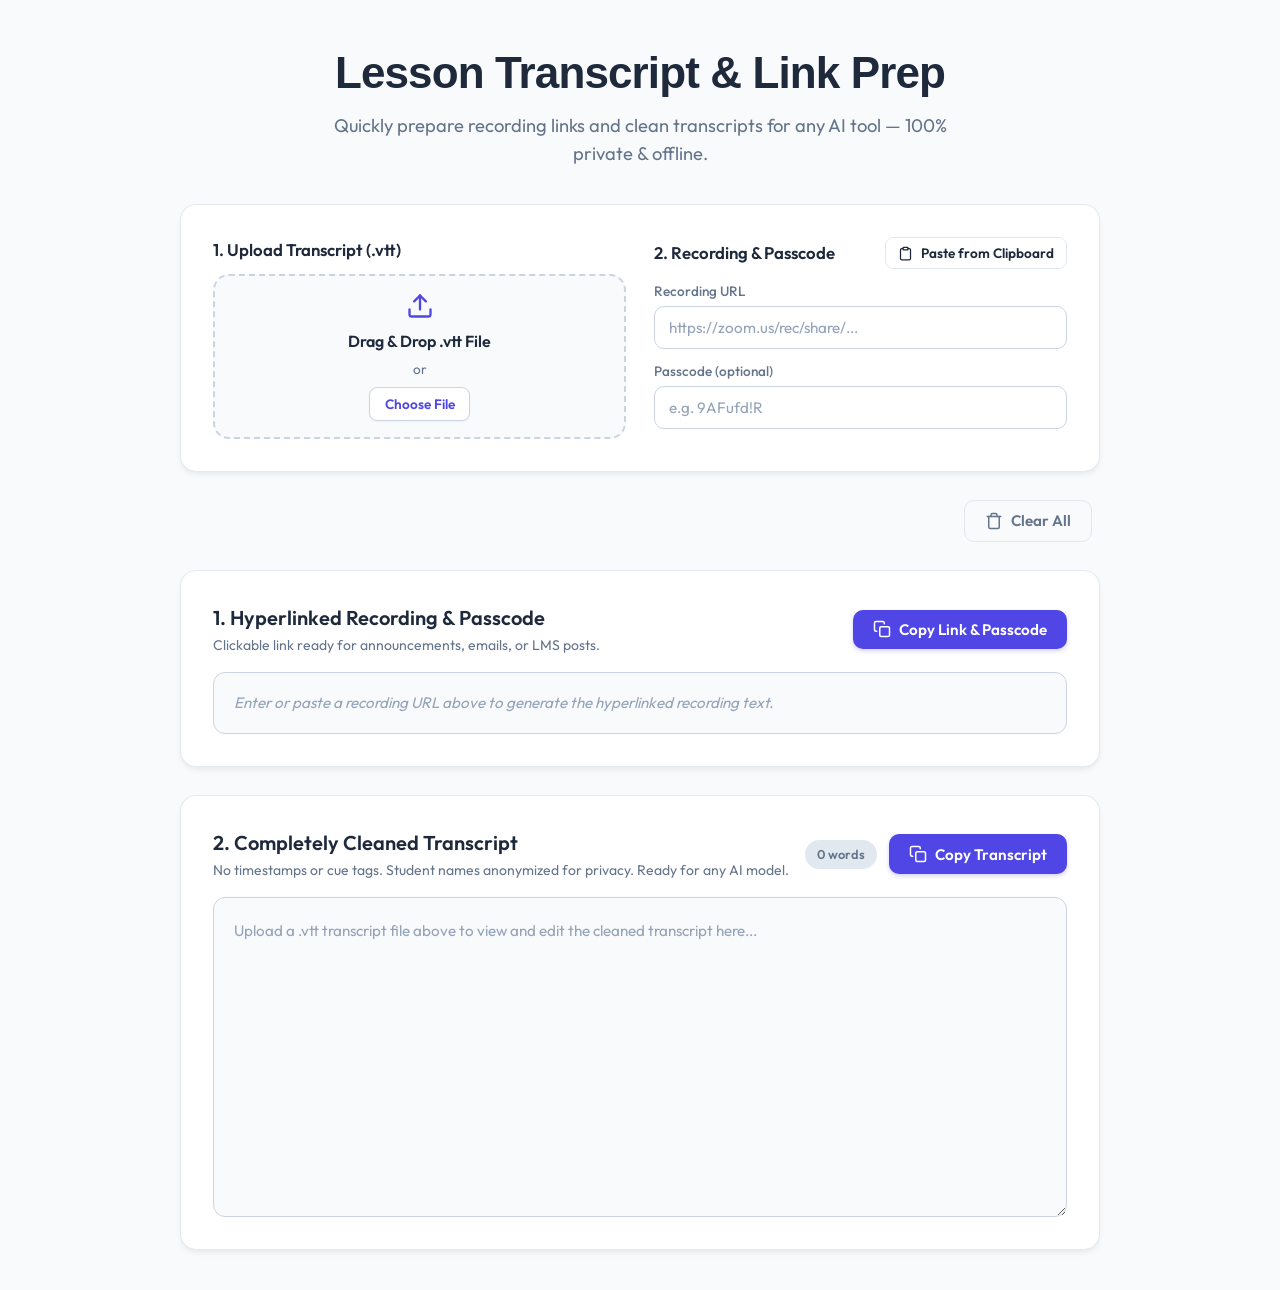
<file: Example_11/index.html>
<!DOCTYPE html>
<html lang="en">

<head>
    <meta charset="UTF-8">
    <meta name="viewport" content="width=device-width, initial-scale=1.0">
    <title>Lesson Recording & Transcript Prep</title>
    <link rel="stylesheet" href="style.css">
    <link rel="preconnect" href="https://fonts.googleapis.com">
    <link rel="preconnect" href="https://fonts.gstatic.com" crossorigin>
    <link
        href="https://fonts.googleapis.com/css2?family=Clash+Display:wght@400;600&family=Outfit:wght@300;400;600&display=swap"
        rel="stylesheet">
</head>

<body>

    <div class="container">
        <header>
            <h1>Lesson Transcript & Link Prep</h1>
            <p class="subtitle">Quickly prepare recording links and clean transcripts for any AI tool — 100% private & offline.</p>
        </header>

        <!-- Inputs Card -->
        <div class="card grid-2">
            <!-- 1. Upload Transcript -->
            <div class="input-group">
                <label for="vttFile">1. Upload Transcript (.vtt)</label>
                <div class="file-drop-area" id="dropArea">
                    <div class="drop-content-default">
                        <svg width="28" height="28" viewBox="0 0 24 24" fill="none" stroke="currentColor" stroke-width="2" stroke-linecap="round" stroke-linejoin="round" class="drop-icon">
                            <path d="M21 15v4a2 2 0 0 1-2 2H5a2 2 0 0 1-2-2v-4"></path>
                            <polyline points="17 8 12 3 7 8"></polyline>
                            <line x1="12" y1="3" x2="12" y2="15"></line>
                        </svg>
                        <span class="file-msg">Drag & Drop .vtt File</span>
                        <span class="file-msg-sub">or</span>
                        <div class="fake-btn">Choose File</div>
                    </div>
                </div>
                <!-- Hidden file input -->
                <input type="file" id="vttFile" accept=".vtt,.txt" style="display: none;">
                <div id="fileInfo" class="file-info hidden"></div>
            </div>

            <!-- 2. Join Info -->
            <div class="input-group">
                <div class="label-with-action">
                    <label>2. Recording & Passcode</label>
                    <button id="pasteBtn" class="btn btn-secondary btn-sm" title="Paste link & passcode from clipboard">
                        <svg width="15" height="15" viewBox="0 0 24 24" fill="none" stroke="currentColor" stroke-width="2" stroke-linecap="round" stroke-linejoin="round">
                            <path d="M16 4h2a2 2 0 0 1 2 2v14a2 2 0 0 1-2 2H6a2 2 0 0 1-2-2V6a2 2 0 0 1 2-2h2"></path>
                            <rect x="8" y="2" width="8" height="4" rx="1" ry="1"></rect>
                        </svg>
                        Paste from Clipboard
                    </button>
                </div>

                <div class="join-inputs">
                    <div class="input-field-wrapper">
                        <label for="recordingUrl" class="sublabel">Recording URL</label>
                        <input type="url" id="recordingUrl" class="text-input" placeholder="https://zoom.us/rec/share/...">
                    </div>
                    <div class="input-field-wrapper">
                        <label for="recordingPasscode" class="sublabel">Passcode (optional)</label>
                        <input type="text" id="recordingPasscode" class="text-input" placeholder="e.g. 9AFufd!R">
                    </div>
                </div>
            </div>
        </div>

        <!-- Utility Action Bar -->
        <div class="actions">
            <button id="clearBtn" class="btn btn-neutral" title="Reset all inputs and outputs">
                <svg width="18" height="18" viewBox="0 0 24 24" fill="none" stroke="currentColor" stroke-width="2" stroke-linecap="round" stroke-linejoin="round">
                    <polyline points="3 6 5 6 21 6"></polyline>
                    <path d="M19 6v14a2 2 0 0 1-2 2H7a2 2 0 0 1-2-2V6m3 0V4a2 2 0 0 1 2-2h4a2 2 0 0 1 2 2v2"></path>
                </svg>
                Clear All
            </button>
        </div>

        <!-- Output 1: Hyperlinked Recording & Passcode -->
        <div id="recordingCard" class="card output-card">
            <div class="card-header">
                <div>
                    <h2>1. Hyperlinked Recording & Passcode</h2>
                    <p class="section-desc">Clickable link ready for announcements, emails, or LMS posts.</p>
                </div>
                <button id="copyLinkBtn" class="btn btn-primary" title="Copy formatted link to clipboard">
                    <svg width="18" height="18" viewBox="0 0 24 24" fill="none" stroke="currentColor" stroke-width="2" stroke-linecap="round" stroke-linejoin="round">
                        <rect x="9" y="9" width="13" height="13" rx="2" ry="2"></rect>
                        <path d="M5 15H4a2 2 0 0 1-2-2V4a2 2 0 0 1 2-2h9a2 2 0 0 1 2 2v1"></path>
                    </svg>
                    Copy Link & Passcode
                </button>
            </div>
            <div id="linkPreview" class="output-preview link-preview-box">
                <span class="placeholder-text">Enter or paste a recording URL above to generate the hyperlinked recording text.</span>
            </div>
        </div>

        <!-- Output 2: Cleaned Transcript -->
        <div id="transcriptCard" class="card output-card">
            <div class="card-header">
                <div>
                    <h2>2. Completely Cleaned Transcript</h2>
                    <p class="section-desc">No timestamps or cue tags. Student names anonymized for privacy. Ready for any AI model.</p>
                </div>
                <div class="header-right">
                    <span id="transcriptStats" class="badge">0 words</span>
                    <button id="copyTranscriptBtn" class="btn btn-primary" title="Copy clean transcript to clipboard">
                        <svg width="18" height="18" viewBox="0 0 24 24" fill="none" stroke="currentColor" stroke-width="2" stroke-linecap="round" stroke-linejoin="round">
                            <rect x="9" y="9" width="13" height="13" rx="2" ry="2"></rect>
                            <path d="M5 15H4a2 2 0 0 1-2-2V4a2 2 0 0 1 2-2h9a2 2 0 0 1 2 2v1"></path>
                        </svg>
                        Copy Transcript
                    </button>
                </div>
            </div>
            <textarea id="cleanedTranscript" class="transcript-textarea" placeholder="Upload a .vtt transcript file above to view and edit the cleaned transcript here..."></textarea>
        </div>

    </div>

    <script src="script.js"></script>
</body>

</html>
</file>
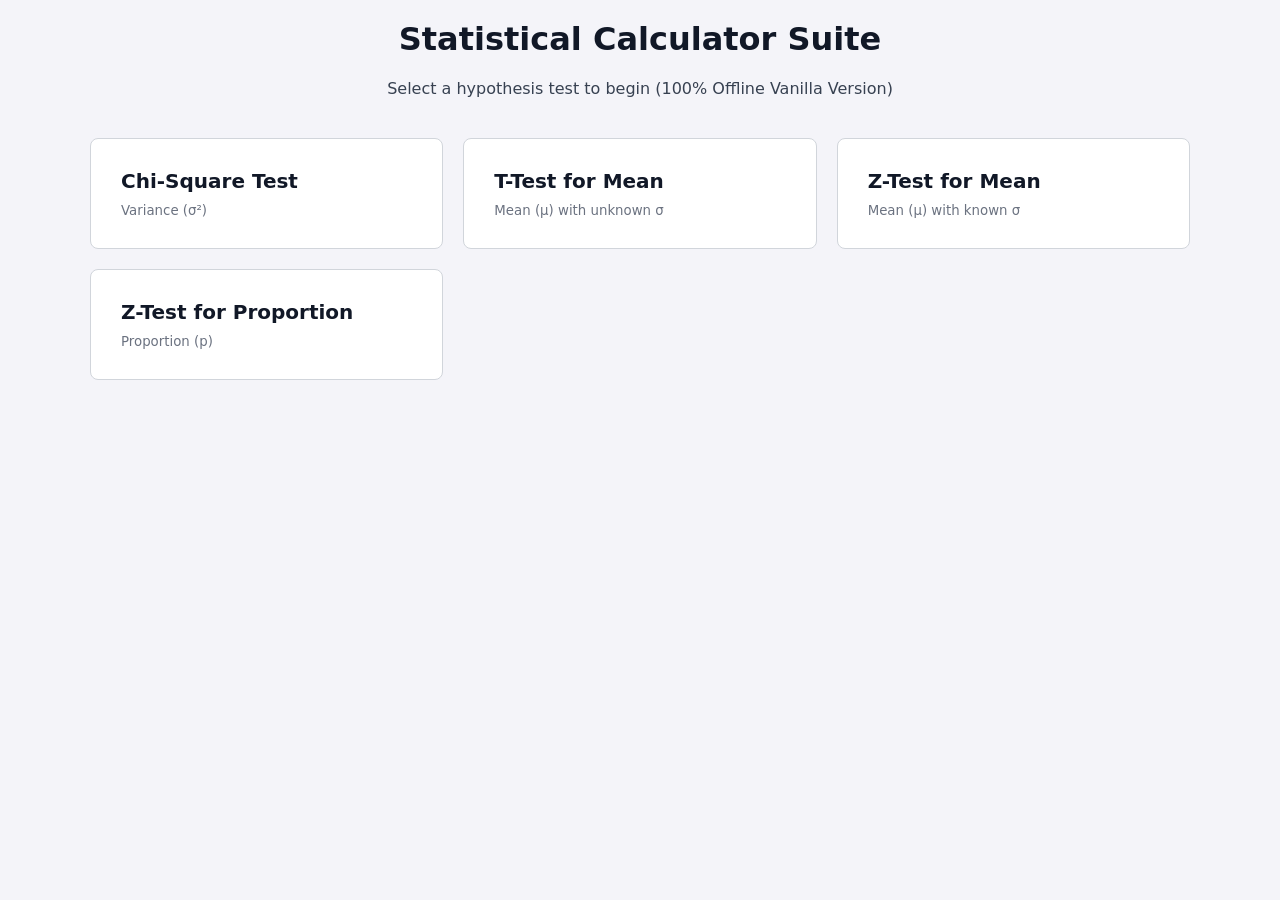
<file: Example 8/Vanilla/index.html>
<!DOCTYPE html>
<html lang="en">
<head>
    <meta charset="UTF-8">
    <meta name="viewport" content="width=device-width, initial-scale=1.0">
    <title>Statistical Calculator</title>
    <link rel="stylesheet" href="style.css">
</head>
<body>
    
    <!-- MENU VIEW -->
    <div id="menu-view" class="view">
        <div class="menu-header">
            <h1>Statistical Calculator Suite</h1>
            <p>Select a hypothesis test to begin (100% Offline Vanilla Version)</p>
        </div>
        
        <div class="menu-grid">
            <button onclick="setMode('chi')">
                <h2>Chi-Square Test</h2>
                <p>Variance (σ²)</p>
            </button>
            <button onclick="setMode('t_mean')">
                <h2>T-Test for Mean</h2>
                <p>Mean (μ) with unknown σ</p>
            </button>
            <button onclick="setMode('z_mean')">
                <h2>Z-Test for Mean</h2>
                <p>Mean (μ) with known σ</p>
            </button>
            <button onclick="setMode('z_prop')">
                <h2>Z-Test for Proportion</h2>
                <p>Proportion (p)</p>
            </button>
        </div>
    </div>

    <!-- CALCULATOR VIEW -->
    <div id="calc-view" class="view hidden">
        <div class="header">
            <div>
                <button onclick="setMode(null)">&larr; Back to Menu</button>
                <h2 id="header-title">Title</h2>
            </div>
            <div id="header-df" class="badge">df = 9</div>
        </div>

        <div class="top-section">
            <div class="cv-panel">
                <label>Left CV</label>
                <input id="cvLeft" type="number" step="any" placeholder="None">
                <label>Left Area (α)</label>
                <input id="areaLeft" type="number" step="any" placeholder="None">
            </div>
            <div class="cv-panel">
                <label>Right CV</label>
                <input id="cvRight" type="number" step="any" placeholder="None">
                <label>Right Area (α)</label>
                <input id="areaRight" type="number" step="any" placeholder="None">
            </div>

            <div class="p-value-panel text-center">
                <label>P-Value</label>
                <div id="p-value-display">--</div>
                <div id="p-value-label">Define Rejection Region</div>
            </div>
        </div>

        <div class="canvas-container">
            <div id="dist-label">Distribution:</div>
            <canvas id="canvas" width="1000" height="350"></canvas>
        </div>

        <div class="main-grid">
            <!-- FORMULA -->
            <div class="panel text-center">
                <h3>Test Statistic</h3>
                <div id="formula-display" class="formula">
                    <!-- Injected by JS -->
                </div>
                <div class="calc-result">
                    <small>Calculated Value</small>
                    <div id="calc-stat">0.0000</div>
                </div>
            </div>

            <!-- INPUTS -->
            <div class="panel">
                <h3>Sample Data</h3>
                <div id="chi-toggle" class="btn-group hidden">
                    <button id="btn-sd" onclick="setChiMode('sd')">σ (Std Dev)</button>
                    <button id="btn-var" onclick="setChiMode('var')">σ² (Variance)</button>
                </div>

                <div class="input-row">
                    <label>n =</label>
                    <input id="input-n" type="number">
                </div>
                <div class="input-row">
                    <label id="label-sample">s =</label>
                    <input id="input-sample" type="number" step="any">
                </div>
                <div class="input-row">
                    <label id="label-pop">σ =</label>
                    <input id="input-pop" type="number" step="any">
                </div>
                <div id="extra-input-container" class="input-row hidden">
                    <label id="label-extra">s =</label>
                    <input id="input-extra" type="number" step="any">
                </div>
            </div>

            <!-- HYPOTHESIS & CONCLUSION -->
            <div class="panel flex-col">
                <h3>Hypothesis</h3>
                
                <div class="hyp-row">
                    <label>H₀:</label>
                    <span id="h0-sym">σ</span>
                    <span>=</span>
                    <span id="h0-val" class="highlight-val">0</span>
                </div>

                <div class="hyp-row">
                    <label>H₁:</label>
                    <span id="h1-sym">σ</span>
                    <select id="h1-op">
                        <option value="≠">≠</option>
                        <option value=">">&gt;</option>
                        <option value="<">&lt;</option>
                    </select>
                    <span id="h1-val" class="highlight-val">0</span>
                </div>
                
                <div class="conclusion">
                    <h4>Final Conclusion</h4>
                    <div class="btn-group">
                        <button id="btn-reject" onclick="setDecision('reject')">Reject H₀</button>
                        <button id="btn-fail" onclick="setDecision('fail')">Fail to Reject H₀</button>
                    </div>
                </div>
            </div>
        </div>
    </div>

    <script src="script.js"></script>
</body>
</html>
</file>
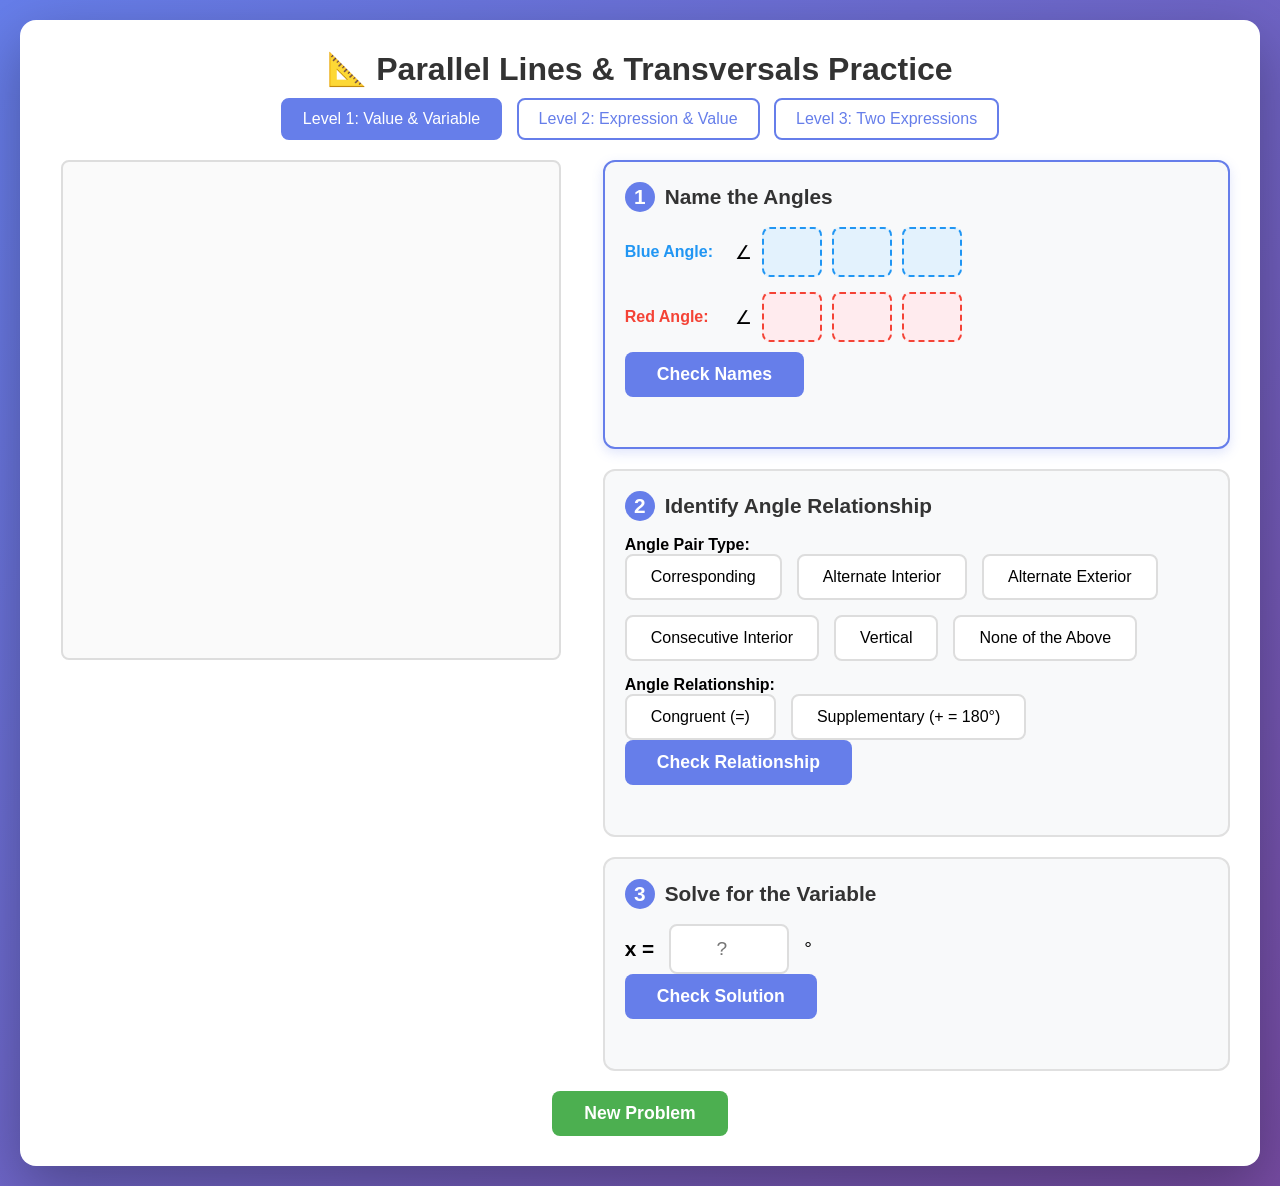
<file: Example 6/transversal_angles.html>
<!DOCTYPE html>
<html lang="en">
<head>
    <meta charset="UTF-8">
    <meta name="viewport" content="width=device-width, initial-scale=1.0">
    <title>Transversal Angles Practice</title>
    <style>
        * {
            margin: 0;
            padding: 0;
            box-sizing: border-box;
        }
        body {
            font-family: 'Segoe UI', Tahoma, Geneva, Verdana, sans-serif;
            background: linear-gradient(135deg, #667eea 0%, #764ba2 100%);
            padding: 20px;
            min-height: 100vh;
        }
        .container {
            max-width: 1400px;
            margin: 0 auto;
            background: white;
            border-radius: 16px;
            box-shadow: 0 20px 60px rgba(0,0,0,0.3);
            padding: 30px;
        }
        h1 {
            text-align: center;
            color: #333;
            margin-bottom: 10px;
            font-size: 2em;
        }
        .level-selector {
            text-align: center;
            margin-bottom: 20px;
        }
        .level-selector button {
            padding: 10px 20px;
            margin: 0 5px;
            border: 2px solid #667eea;
            background: white;
            color: #667eea;
            border-radius: 8px;
            cursor: pointer;
            font-size: 1em;
            transition: all 0.3s;
        }
        .level-selector button.active {
            background: #667eea;
            color: white;
        }
        .main-content {
            display: grid;
            grid-template-columns: 1fr 1.2fr;
            gap: 30px;
            margin-bottom: 20px;
        }
        .diagram-section {
            display: flex;
            flex-direction: column;
            align-items: center;
        }
        svg {
            border: 2px solid #ddd;
            border-radius: 8px;
            background: #fafafa;
        }
        .interaction-section {
            display: flex;
            flex-direction: column;
            gap: 20px;
        }
        .stage {
            background: #f8f9fa;
            padding: 20px;
            border-radius: 12px;
            border: 2px solid #e0e0e0;
        }
        .stage.active {
            border-color: #667eea;
            box-shadow: 0 4px 12px rgba(102, 126, 234, 0.2);
        }
        .stage.completed {
            background: #e8f5e9;
            border-color: #4caf50;
        }
        .stage h2 {
            color: #333;
            margin-bottom: 15px;
            font-size: 1.3em;
            display: flex;
            align-items: center;
            gap: 10px;
        }
        .stage-number {
            background: #667eea;
            color: white;
            width: 30px;
            height: 30px;
            border-radius: 50%;
            display: flex;
            align-items: center;
            justify-content: center;
            font-weight: bold;
        }
        .stage.completed .stage-number {
            background: #4caf50;
        }
        .angle-naming {
            display: flex;
            flex-direction: column;
            gap: 15px;
        }
        .angle-group {
            display: flex;
            align-items: center;
            gap: 10px;
            flex-wrap: wrap;
        }
        .angle-label {
            font-weight: bold;
            min-width: 100px;
        }
        .drop-zone {
            width: 60px;
            height: 50px;
            border: 2px dashed #999;
            border-radius: 8px;
            display: flex;
            align-items: center;
            justify-content: center;
            background: white;
            font-weight: bold;
            font-size: 1.2em;
            transition: all 0.3s;
        }
        .drop-zone.blue {
            border-color: #2196F3;
            background: #e3f2fd;
        }
        .drop-zone.red {
            border-color: #f44336;
            background: #ffebee;
        }
        .drop-zone.filled {
            border-style: solid;
            border-width: 3px;
        }
        .drop-zone.correct {
            border-color: #4caf50;
            background: #e8f5e9;
        }
        .drop-zone.incorrect {
            border-color: #f44336;
            background: #ffebee;
            animation: shake 0.5s;
        }
        @keyframes shake {
            0%, 100% { transform: translateX(0); }
            25% { transform: translateX(-5px); }
            75% { transform: translateX(5px); }
        }
        .point-bank {
            display: flex;
            gap: 10px;
            margin-top: 10px;
            flex-wrap: wrap;
        }
        .point-chip {
            padding: 10px 16px;
            background: #667eea;
            color: white;
            border-radius: 8px;
            cursor: move;
            font-weight: bold;
            font-size: 1.1em;
            box-shadow: 0 2px 8px rgba(0,0,0,0.2);
            transition: all 0.2s;
        }
        .point-chip:hover {
            transform: translateY(-2px);
            box-shadow: 0 4px 12px rgba(0,0,0,0.3);
        }
        .point-chip.used {
            opacity: 0.3;
            cursor: not-allowed;
        }
        .relationship-options {
            display: flex;
            gap: 15px;
            flex-wrap: wrap;
        }
        .option-btn {
            padding: 12px 24px;
            border: 2px solid #ddd;
            background: white;
            border-radius: 8px;
            cursor: pointer;
            font-size: 1em;
            transition: all 0.3s;
        }
        .option-btn:hover {
            border-color: #667eea;
            background: #f0f0ff;
        }
        .option-btn.selected {
            border-color: #667eea;
            background: #667eea;
            color: white;
        }
        .option-btn.correct {
            border-color: #4caf50;
            background: #4caf50;
            color: white;
        }
        .option-btn.incorrect {
            border-color: #f44336;
            background: #f44336;
            color: white;
        }
        .solve-input {
            display: flex;
            align-items: center;
            gap: 15px;
            flex-wrap: wrap;
        }
        input[type="number"] {
            width: 120px;
            padding: 12px;
            font-size: 1.2em;
            border: 2px solid #ddd;
            border-radius: 8px;
            text-align: center;
        }
        input[type="number"].correct {
            border-color: #4caf50;
            background: #e8f5e9;
        }
        input[type="number"].incorrect {
            border-color: #f44336;
            background: #ffebee;
        }
        .check-btn, .new-problem-btn {
            padding: 12px 32px;
            background: #667eea;
            color: white;
            border: none;
            border-radius: 8px;
            font-size: 1.1em;
            cursor: pointer;
            transition: all 0.3s;
            font-weight: bold;
        }
        .check-btn:hover, .new-problem-btn:hover {
            background: #5568d3;
            transform: translateY(-2px);
            box-shadow: 0 4px 12px rgba(102, 126, 234, 0.4);
        }
        .check-btn:disabled {
            background: #ccc;
            cursor: not-allowed;
            transform: none;
        }
        .new-problem-btn {
            background: #4caf50;
            display: block;
            margin: 20px auto 0;
        }
        .feedback {
            margin-top: 10px;
            padding: 10px;
            border-radius: 8px;
            font-weight: bold;
        }
        .feedback.correct {
            background: #e8f5e9;
            color: #2e7d32;
        }
        .feedback.incorrect {
            background: #ffebee;
            color: #c62828;
        }
    </style>
</head>
<body>
    <div class="container">
        <h1>📐 Parallel Lines & Transversals Practice</h1>
        
        <div class="level-selector">
            <button class="active" onclick="setLevel(1)">Level 1: Value & Variable</button>
            <button onclick="setLevel(2)">Level 2: Expression & Value</button>
            <button onclick="setLevel(3)">Level 3: Two Expressions</button>
        </div>

        <div class="main-content">
            <div class="diagram-section">
                <svg id="diagram" width="500" height="500"></svg>
            </div>

            <div class="interaction-section">
                <!-- Stage 1: Name the Angles -->
                <div class="stage active" id="stage1">
                    <h2><span class="stage-number">1</span> Name the Angles</h2>
                    <div class="angle-naming">
                        <div class="angle-group">
                            <span class="angle-label" style="color: #2196F3;">Blue Angle:</span>
                            <span style="font-size: 1.2em;">∠</span>
                            <div class="drop-zone blue" data-angle="blue" data-pos="0"></div>
                            <div class="drop-zone blue" data-angle="blue" data-pos="1"></div>
                            <div class="drop-zone blue" data-angle="blue" data-pos="2"></div>
                        </div>
                        <div class="angle-group">
                            <span class="angle-label" style="color: #f44336;">Red Angle:</span>
                            <span style="font-size: 1.2em;">∠</span>
                            <div class="drop-zone red" data-angle="red" data-pos="0"></div>
                            <div class="drop-zone red" data-angle="red" data-pos="1"></div>
                            <div class="drop-zone red" data-angle="red" data-pos="2"></div>
                        </div>
                    </div>
                    <div class="point-bank" id="pointBank"></div>
                    <button class="check-btn" onclick="checkStage1()">Check Names</button>
                    <div class="feedback" id="feedback1"></div>
                </div>

                <!-- Stage 2: Identify Relationship -->
                <div class="stage" id="stage2">
                    <h2><span class="stage-number">2</span> Identify Angle Relationship</h2>
                    <div style="margin-bottom: 15px;">
                        <strong>Angle Pair Type:</strong>
                        <div class="relationship-options" id="typeOptions">
                            <button class="option-btn" data-type="corresponding">Corresponding</button>
                            <button class="option-btn" data-type="alternate-interior">Alternate Interior</button>
                            <button class="option-btn" data-type="alternate-exterior">Alternate Exterior</button>
                            <button class="option-btn" data-type="consecutive-interior">Consecutive Interior</button>
                            <button class="option-btn" data-type="vertical">Vertical</button>
                            <button class="option-btn" data-type="none">None of the Above</button>
                        </div>
                    </div>
                    <div>
                        <strong>Angle Relationship:</strong>
                        <div class="relationship-options" id="relationOptions">
                            <button class="option-btn" data-relation="congruent">Congruent (=)</button>
                            <button class="option-btn" data-relation="supplementary">Supplementary (+ = 180°)</button>
                        </div>
                    </div>
                    <button class="check-btn" onclick="checkStage2()">Check Relationship</button>
                    <div class="feedback" id="feedback2"></div>
                </div>

                <!-- Stage 3: Solve -->
                <div class="stage" id="stage3">
                    <h2><span class="stage-number">3</span> Solve for the Variable</h2>
                    <div class="solve-input">
                        <span id="variableName" style="font-size: 1.3em; font-weight: bold;">x =</span>
                        <input type="number" id="solutionInput" placeholder="?">
                        <span style="font-size: 1.2em;">°</span>
                    </div>
                    <button class="check-btn" onclick="checkStage3()">Check Solution</button>
                    <div class="feedback" id="feedback3"></div>
                </div>
            </div>
        </div>

        <button class="new-problem-btn" onclick="generateProblem()">New Problem</button>
    </div>

    <script>
        let currentLevel = 1;
        let problem = {};
        let stage1Complete = false;
        let stage2Complete = false;
        let draggedElement = null;

        const angleTypes = {
            corresponding: { congruent: true },
            'alternate-interior': { congruent: true },
            'alternate-exterior': { congruent: true },
            'consecutive-interior': { supplementary: true },
            vertical: { congruent: true }
        };

        // Initialize on page load
        window.addEventListener('DOMContentLoaded', () => {
            currentLevel = Math.floor(Math.random() * 3) + 1;
            document.querySelectorAll('.level-selector button').forEach((btn, i) => {
                btn.classList.toggle('active', i + 1 === currentLevel);
            });
            generateProblem();
        });

        function setLevel(level) {
            currentLevel = level;
            document.querySelectorAll('.level-selector button').forEach((btn, i) => {
                btn.classList.toggle('active', i + 1 === level);
            });
            generateProblem();
        }

        function generateProblem() {
            stage1Complete = false;
            stage2Complete = false;
            
            // Reset stages
            document.querySelectorAll('.stage').forEach(s => {
                s.classList.remove('completed');
            });
            document.getElementById('stage1').classList.add('active');
            document.getElementById('stage2').classList.remove('active');
            document.getElementById('stage3').classList.remove('active');
            
            // Clear feedback
            document.querySelectorAll('.feedback').forEach(f => f.innerHTML = '');
            
            // Generate random points
            const points = ['A', 'B', 'C', 'D', 'E', 'F', 'G', 'H'];
            
            // Select angle type and relationship
            const types = ['corresponding', 'alternate-interior', 'alternate-exterior', 'consecutive-interior', 'vertical'];
            const angleType = types[Math.floor(Math.random() * types.length)];
            const isCongruent = angleTypes[angleType].congruent || false;
            const isSupplementary = angleTypes[angleType].supplementary || false;
            
            // Generate angle values based on level
            let angle1Val, angle2Val, variable, expression1, expression2;
            variable = Math.random() > 0.5 ? 'x' : 'y';
            
            if (currentLevel === 1) {
                // Level 1: value and variable
                if (isCongruent) {
                    angle1Val = Math.floor(Math.random() * 120) + 30;
                    angle2Val = angle1Val;
                    expression1 = angle1Val.toString();
                    expression2 = variable;
                } else {
                    angle1Val = Math.floor(Math.random() * 120) + 30;
                    angle2Val = 180 - angle1Val;
                    expression1 = angle1Val.toString();
                    expression2 = variable;
                }
            } else if (currentLevel === 2) {
                // Level 2: expression and value
                const coef = Math.floor(Math.random() * 3) + 1;
                const offset = Math.floor(Math.random() * 40) - 20;
                
                if (isCongruent) {
                    angle1Val = Math.floor(Math.random() * 120) + 30;
                    const varVal = (angle1Val - offset) / coef;
                    angle2Val = angle1Val;
                    
                    expression1 = angle1Val.toString();
                    expression2 = offset >= 0 ? `${coef}${variable} + ${offset}` : `${coef}${variable} - ${Math.abs(offset)}`;
                    variable = variable;
                    problem.solution = Math.round(varVal);
                } else {
                    angle1Val = Math.floor(Math.random() * 120) + 30;
                    const varVal = (180 - angle1Val - offset) / coef;
                    angle2Val = 180 - angle1Val;
                    
                    expression1 = angle1Val.toString();
                    expression2 = offset >= 0 ? `${coef}${variable} + ${offset}` : `${coef}${variable} - ${Math.abs(offset)}`;
                    problem.solution = Math.round(varVal);
                }
            } else {
                // Level 3: two expressions
                const coef1 = Math.floor(Math.random() * 3) + 1;
                const offset1 = Math.floor(Math.random() * 40) - 20;
                const coef2 = Math.floor(Math.random() * 3) + 1;
                const offset2 = Math.floor(Math.random() * 40) - 20;
                
                if (isCongruent) {
                    const varVal = (offset2 - offset1) / (coef1 - coef2);
                    angle1Val = coef1 * varVal + offset1;
                    angle2Val = angle1Val;
                    problem.solution = Math.round(varVal);
                } else {
                    const varVal = (180 - offset1 - offset2) / (coef1 + coef2);
                    angle1Val = coef1 * varVal + offset1;
                    angle2Val = 180 - angle1Val;
                    problem.solution = Math.round(varVal);
                }
                
                expression1 = offset1 >= 0 ? `${coef1}${variable} + ${offset1}` : `${coef1}${variable} - ${Math.abs(offset1)}`;
                expression2 = offset2 >= 0 ? `${coef2}${variable} + ${offset2}` : `${coef2}${variable} - ${Math.abs(offset2)}`;
            }
            
            // For level 1, calculate solution
            if (currentLevel === 1) {
                problem.solution = isCongruent ? angle1Val : angle2Val;
            }
            
            // Determine point arrangement based on angle type
            let bluePoints, redPoints;
            if (angleType === 'vertical') {
                bluePoints = ['B', 'E', 'D'];
                redPoints = ['A', 'E', 'C'];
            } else if (angleType === 'corresponding') {
                bluePoints = ['B', 'E', 'F'];
                redPoints = ['D', 'G', 'H'];
            } else if (angleType === 'alternate-interior') {
                bluePoints = ['C', 'E', 'F'];
                redPoints = ['F', 'G', 'D'];
            } else if (angleType === 'alternate-exterior') {
                bluePoints = ['B', 'E', 'F'];
                redPoints = ['H', 'G', 'D'];
            } else {
                bluePoints = ['C', 'E', 'F'];
                redPoints = ['D', 'G', 'F'];
            }
            
            problem = {
                angleType,
                isCongruent,
                isSupplementary,
                angle1Val: Math.round(angle1Val),
                angle2Val: Math.round(angle2Val),
                expression1,
                expression2,
                variable,
                solution: problem.solution,
                bluePoints,
                redPoints,
                allPoints: ['A', 'B', 'C', 'D', 'E', 'F', 'G', 'H']
            };
            
            drawDiagram();
            setupPointBank();
            setupStage2();
            setupStage3();
        }

        function drawDiagram() {
            const svg = document.getElementById('diagram');
            svg.innerHTML = '';
            
            const NS = 'http://www.w3.org/2000/svg';
            
            // Draw parallel lines
            const line1 = document.createElementNS(NS, 'line');
            line1.setAttribute('x1', '50');
            line1.setAttribute('y1', '150');
            line1.setAttribute('x2', '450');
            line1.setAttribute('y2', '150');
            line1.setAttribute('stroke', '#333');
            line1.setAttribute('stroke-width', '3');
            svg.appendChild(line1);
            
            const line2 = document.createElementNS(NS, 'line');
            line2.setAttribute('x1', '50');
            line2.setAttribute('y1', '350');
            line2.setAttribute('x2', '450');
            line2.setAttribute('y2', '350');
            line2.setAttribute('stroke', '#333');
            line2.setAttribute('stroke-width', '3');
            svg.appendChild(line2);
            
            // Draw transversal
            const trans = document.createElementNS(NS, 'line');
            trans.setAttribute('x1', '100');
            trans.setAttribute('y1', '50');
            trans.setAttribute('x2', '350');
            trans.setAttribute('y2', '450');
            trans.setAttribute('stroke', '#333');
            trans.setAttribute('stroke-width', '3');
            svg.appendChild(trans);
            
            // Point positions
            const positions = {
                A: [100, 50], B: [50, 150], C: [450, 150],
                D: [50, 350], E: [155, 150], F: [250, 250],
                G: [295, 350], H: [450, 350]
            };
            
            // Draw points
            problem.allPoints.forEach(p => {
                const circle = document.createElementNS(NS, 'circle');
                circle.setAttribute('cx', positions[p][0]);
                circle.setAttribute('cy', positions[p][1]);
                circle.setAttribute('r', '6');
                circle.setAttribute('fill', '#333');
                svg.appendChild(circle);
                
                const text = document.createElementNS(NS, 'text');
                text.setAttribute('x', positions[p][0] + 12);
                text.setAttribute('y', positions[p][1] + 5);
                text.setAttribute('font-size', '20');
                text.setAttribute('font-weight', 'bold');
                text.setAttribute('fill', '#333');
                text.textContent = p;
                svg.appendChild(text);
            });
            
            // Draw blue angle arc
            drawAngleArc(svg, positions[problem.bluePoints[1]], 40, '#2196F3', problem.expression1);
            
            // Draw red angle arc
            drawAngleArc(svg, positions[problem.redPoints[1]], 40, '#f44336', problem.expression2);
        }

        function drawAngleArc(svg, center, radius, color, label) {
            const NS = 'http://www.w3.org/2000/svg';
            const path = document.createElementNS(NS, 'path');
            const startAngle = -30 * Math.PI / 180;
            const endAngle = 30 * Math.PI / 180;
            
            const x1 = center[0] + radius * Math.cos(startAngle);
            const y1 = center[1] + radius * Math.sin(startAngle);
            const x2 = center[0] + radius * Math.cos(endAngle);
            const y2 = center[1] + radius * Math.sin(endAngle);
            
            path.setAttribute('d', `M ${x1} ${y1} A ${radius} ${radius} 0 0 1 ${x2} ${y2} L ${center[0]} ${center[1]} Z`);
            path.setAttribute('fill', color);
            path.setAttribute('opacity', '0.3');
            path.setAttribute('stroke', color);
            path.setAttribute('stroke-width', '2');
            svg.appendChild(path);
            
            const text = document.createElementNS('http://www.w3.org/2000/svg', 'text');
            text.setAttribute('x', center[0] + radius + 10);
            text.setAttribute('y', center[1] + 5);
            text.setAttribute('font-size', '18');
            text.setAttribute('font-weight', 'bold');
            text.setAttribute('fill', color);
            text.textContent = label;
            svg.appendChild(text);
        }

        function setupPointBank() {
            const bank = document.getElementById('pointBank');
            bank.innerHTML = '';
            
            problem.allPoints.forEach(p => {
                const chip = document.createElement('div');
                chip.className = 'point-chip';
                chip.textContent = p;
                chip.draggable = true;
                chip.dataset.point = p;
                
                chip.addEventListener('dragstart', e => {
                    draggedElement = p;
                    e.dataTransfer.effectAllowed = 'move';
                });
                
                bank.appendChild(chip);
            });
            
            // Setup drop zones
            document.querySelectorAll('.drop-zone').forEach(zone => {
                zone.textContent = '';
                zone.classList.remove('filled', 'correct', 'incorrect');
                
                zone.addEventListener('dragover', e => {
                    e.preventDefault();
                    e.dataTransfer.dropEffect = 'move';
                });
                
                zone.addEventListener('drop', e => {
                    e.preventDefault();
                    if (draggedElement && !zone.classList.contains('filled')) {
                        zone.textContent = draggedElement;
                        zone.classList.add('filled');
                        
                        // Mark point as used
                        document.querySelectorAll('.point-chip').forEach(chip => {
                            if (chip.dataset.point === draggedElement) {
                                chip.classList.add('used');
                                chip.draggable = false;
                            }
                        });
                    }
                });
                
                zone.addEventListener('click', () => {
                    if (zone.classList.contains('filled') && !stage1Complete) {
                        const point = zone.textContent;
                        zone.textContent = '';
                        zone.classList.remove('filled');
                        
                        // Unmark point
                        document.querySelectorAll('.point-chip').forEach(chip => {
                            if (chip.dataset.point === point) {
                                chip.classList.remove('used');
                                chip.draggable = true;
                            }
                        });
                    }
                });
            });
        }

        function checkStage1() {
            const blueZones = Array.from(document.querySelectorAll('.drop-zone.blue')).map(z => z.textContent);
            const redZones = Array.from(document.querySelectorAll('.drop-zone.red')).map(z => z.textContent);
            
            const blueCorrect = JSON.stringify(blueZones) === JSON.stringify(problem.bluePoints);
            const redCorrect = JSON.stringify(redZones) === JSON.stringify(problem.redPoints);
            
            document.querySelectorAll('.drop-zone').forEach(zone => {
                const angle = zone.dataset.angle;
                const correct = angle === 'blue' ? blueCorrect : redCorrect;
                zone.classList.toggle('correct', correct);
                zone.classList.toggle('incorrect', !correct);
            });
            
            const feedback = document.getElementById('feedback1');
            if (blueCorrect && redCorrect) {
                feedback.className = 'feedback correct';
                feedback.textContent = '✓ Perfect! Both angles named correctly.';
                stage1Complete = true;
                document.getElementById('stage1').classList.add('completed');
                document.getElementById('stage2').classList.add('active');
            } else {
                feedback.className = 'feedback incorrect';
                feedback.textContent = '✗ Not quite. Check the vertex and rays of each angle.';
            }
        }

        function setupStage2() {
            document.querySelectorAll('#typeOptions .option-btn').forEach(btn => {
                btn.classList.remove('selected', 'correct', 'incorrect');
                btn.onclick = () => {
                    document.querySelectorAll('#typeOptions .option-btn').forEach(b => b.classList.remove('selected'));
                    btn.classList.add('selected');
                };
            });
            
            document.querySelectorAll('#relationOptions .option-btn').forEach(btn => {
                btn.classList.remove('selected', 'correct', 'incorrect');
                btn.onclick = () => {
                    document.querySelectorAll('#relationOptions .option-btn').forEach(b => b.classList.remove('selected'));
                    btn.classList.add('selected');
                };
            });
        }

        function checkStage2() {
            if (!stage1Complete) return;
            
            const selectedType = document.querySelector('#typeOptions .option-btn.selected');
            const selectedRelation = document.querySelector('#relationOptions .option-btn.selected');
            
            if (!selectedType || !selectedRelation) {
                document.getElementById('feedback2').innerHTML = '<span class="feedback incorrect">Please select both options.</span>';
                return;
            }
            
            const typeCorrect = selectedType.dataset.type === problem.angleType;
            const relationCorrect = (selectedRelation.dataset.relation === 'congruent' && problem.isCongruent) ||
                                   (selectedRelation.dataset.relation === 'supplementary' && problem.isSupplementary);
            
            selectedType.classList.toggle('correct', typeCorrect);
            selectedType.classList.toggle('incorrect', !typeCorrect);
            selectedRelation.classList.toggle('correct', relationCorrect);
            selectedRelation.classList.toggle('incorrect', !relationCorrect);
            
            const feedback = document.getElementById('feedback2');
            if (typeCorrect && relationCorrect) {
                feedback.className = 'feedback correct';
                feedback.
</file>
<file: styles.css>
:root{--bg:#090a10;--bg2:#0d0f1d;--glass:rgba(19,23,44,.7);--line:rgba(255,255,255,.08);--glow:rgba(168,85,247,.25);
--gold:#fbbf24;--gold2:#f59e0b;--cyan:#2dd4bf;--vio:#a855f7;--ok:#10b981;--txt:#e8e9f3;--mute:#9ea3c0;
--sans:Inter,system-ui,-apple-system,"Segoe UI",sans-serif;--mono:ui-monospace,SFMono-Regular,Consolas,monospace}
*{box-sizing:border-box}html,body{height:100%;margin:0}
body{font:1.15rem/1.6 var(--sans);color:var(--txt);background:radial-gradient(ellipse at 20% 0,#2e1065 0,transparent 50%),radial-gradient(ellipse at 90% 100%,#1e1b4b 0,transparent 55%),linear-gradient(#090a10,#0d0f1d);background-attachment:fixed;overflow-x:hidden}
main{min-height:100%;padding:2.5rem clamp(1rem,5vw,5rem) 5.5rem;outline:none}
h1{font-size:clamp(2.2rem,5.5vw,4.4rem);line-height:1.08;margin:.2em 0;color:var(--gold);letter-spacing:-.02em}
h2{font-size:clamp(1.7rem,3.4vw,2.7rem);margin:0 0 1rem;line-height:1.15}
h3{margin:.2rem 0 .5rem;color:var(--cyan)}
a{color:var(--cyan)}p{margin:.5rem 0}
.card{background:var(--glass);backdrop-filter:blur(16px);-webkit-backdrop-filter:blur(16px);border:1px solid var(--line);border-radius:16px;padding:1.4rem 1.6rem}
.card.glow{border-color:var(--glow)}
.grid{display:grid;gap:1.2rem}.g3{grid-template-columns:repeat(auto-fit,minmax(260px,1fr))}.g2{grid-template-columns:repeat(auto-fit,minmax(320px,1fr))}
.banner{margin-top:1.4rem;border:1px solid var(--gold2);background:rgba(245,158,11,.1);border-radius:14px;padding:1rem 1.4rem}
.btn{font:inherit;font-size:1rem;color:#1a1200;background:linear-gradient(var(--gold),var(--gold2));border:0;border-radius:999px;padding:.6rem 1.3rem;cursor:pointer;text-decoration:none;display:inline-block;font-weight:600}
.btn.alt{background:transparent;color:var(--cyan);border:1px solid var(--cyan)}
.btn:hover{filter:brightness(1.1)}
:focus-visible{outline:3px solid var(--cyan);outline-offset:2px}
.pill{display:inline-block;padding:.15rem .7rem;border-radius:999px;font-size:.85rem;font-weight:600;margin-right:.4rem;background:rgba(139,92,246,.25);color:#d8b4fe}
.pill.role{background:rgba(139,92,246,.3)}.pill.aud{background:rgba(6,182,212,.25);color:var(--cyan)}.pill.task{background:rgba(245,158,11,.25);color:var(--gold)}.pill.guard{background:rgba(16,185,129,.25);color:#6ee7b7}
pre{font:.95rem/1.6 var(--mono);white-space:pre-wrap;background:#06070d;border:1px solid var(--line);border-radius:12px;padding:1rem;margin:.6rem 0}
.hero{text-align:center;padding-top:4vh}.hero svg{width:min(320px,60vw);animation:float 4s ease-in-out infinite}
@keyframes float{50%{transform:translateY(-10px)}}
.tabs{display:flex;gap:.5rem;margin:1rem 0;flex-wrap:wrap}
.tab{font:inherit;color:var(--txt);background:var(--glass);border:1px solid var(--line);border-radius:10px;padding:.5rem 1rem;cursor:pointer}
.tab[aria-selected=true]{border-color:var(--gold);color:var(--gold)}
.top{position:sticky;top:0;z-index:5;display:flex;flex-wrap:wrap;gap:.5rem;align-items:center;padding:.7rem 1rem;background:rgba(9,10,16,.9);backdrop-filter:blur(12px);border-bottom:1px solid var(--line)}
.top .sp{flex:1}
.top a.p{padding:.3rem .8rem;border:1px solid var(--line);border-radius:999px;text-decoration:none;font-size:.9rem;color:var(--txt)}
.top a.p.on{border-color:var(--gold);color:var(--gold)}
#hud{position:fixed;left:0;right:0;bottom:0;display:flex;align-items:center;justify-content:center;gap:1rem;padding:.6rem;background:rgba(9,10,16,.85);border-top:1px solid var(--line);z-index:6;font-size:.9rem;color:var(--mute)}
#hud.hide{display:none}
#hud button,#hud a{background:none;border:0;color:var(--txt);cursor:pointer;font:inherit;text-decoration:none}
.dot{width:12px;height:12px;border-radius:50%;background:#2a2d4a;padding:0!important}.dot.on{background:var(--gold)}
#toast{position:fixed;bottom:4.5rem;left:50%;transform:translate(-50%,20px);background:var(--ok);color:#fff;padding:.6rem 1.2rem;border-radius:999px;opacity:0;transition:.25s;pointer-events:none;z-index:20}
#toast.on{opacity:1;transform:translate(-50%,0)}
.led{font:700 clamp(4rem,12vw,8rem)/1 var(--mono);color:var(--cyan);text-shadow:0 0 24px rgba(45,212,191,.6);text-align:center;background:#06070d;border-radius:16px;padding:1rem}
.drawer{position:fixed;top:0;right:0;bottom:0;width:min(420px,92vw);background:#0d0f1d;border-left:1px solid var(--glow);padding:1.5rem;transform:translateX(100%);transition:transform .3s;z-index:15;overflow:auto}
.drawer.open{transform:none}
.do{color:#6ee7b7}.dont{color:#fca5a5}
.tree{font:1rem/1.7 var(--mono)}
details{margin:.5rem 0}summary{cursor:pointer;color:var(--gold)}
ul{padding-left:1.2rem}li{margin:.3rem 0}
@media(prefers-reduced-motion:reduce){*{animation:none!important;transition:none!important}}

/* ===== Procedural dune scape ===== */
#dunes{position:fixed;left:0;right:0;bottom:0;height:20vh;z-index:0;pointer-events:none}
#dunes svg{display:block;width:100%;height:100%}

/* ===== Style upgrade ===== */
body::before{content:"";position:fixed;inset:0;z-index:0;pointer-events:none;opacity:.6;background-size:340px 300px;animation:tw 6s ease-in-out infinite alternate;
background-image:radial-gradient(1.5px 1.5px at 12% 22%,#fff,transparent),radial-gradient(1px 1px at 70% 12%,#c4b5fd,transparent),radial-gradient(1.5px 1.5px at 40% 80%,#fde68a,transparent),radial-gradient(1px 1px at 88% 64%,#fff,transparent),radial-gradient(1px 1px at 25% 55%,#a5f3fc,transparent)}
@keyframes tw{to{opacity:.25}}
main{position:relative;z-index:1;padding-bottom:9rem}
h1,h2{font-weight:800;background:linear-gradient(100deg,#fef3c7,#fbbf24 45%,#f0abfc 80%,#fde68a);background-size:200% 100%;-webkit-background-clip:text;background-clip:text;color:transparent;animation:shim 9s linear infinite}
@keyframes shim{to{background-position:200% 0}}
h2::after{content:"";display:block;width:90px;height:3px;margin-top:.6rem;border-radius:3px;background:linear-gradient(90deg,var(--gold),transparent);-webkit-text-fill-color:initial}
.card{position:relative;box-shadow:0 26px 60px -26px #000,inset 0 1px 0 rgba(255,255,255,.07)}
.card::before{content:"";position:absolute;inset:0;border-radius:inherit;padding:1px;pointer-events:none;background:linear-gradient(140deg,rgba(251,191,36,.55),transparent 35%,transparent 65%,rgba(168,85,247,.55));-webkit-mask:linear-gradient(#000 0 0) content-box,linear-gradient(#000 0 0);-webkit-mask-composite:xor;mask-composite:exclude}
ul{list-style:none;padding-left:0}
li{position:relative;padding-left:1.7rem}
li::before{content:"\2726";position:absolute;left:0;color:var(--gold);text-shadow:0 0 10px rgba(251,191,36,.7)}
.btn{position:relative;overflow:hidden;box-shadow:0 8px 26px -8px rgba(245,158,11,.7)}
.btn.alt{box-shadow:none}
.btn::after{content:"";position:absolute;inset:0;background:linear-gradient(105deg,transparent 40%,rgba(255,255,255,.55) 50%,transparent 60%);transform:translateX(-120%);transition:transform .6s}
.btn:hover::after{transform:translateX(120%)}
#hud{left:50%;right:auto;transform:translateX(-50%);bottom:1rem;border:1px solid var(--glow);border-radius:999px;padding:.5rem 1.2rem;width:max-content;max-width:94vw;box-shadow:0 12px 40px -10px #000;backdrop-filter:blur(14px)}
.dot.on{box-shadow:0 0 10px var(--gold)}
.led{box-shadow:inset 0 0 30px rgba(45,212,191,.12),0 0 40px -10px rgba(45,212,191,.5)}
/* talking-point reveals: alternate left / right */
.rv{opacity:0;transform:translateX(var(--dx,-120px)) scale(.94);filter:blur(8px);pointer-events:none;transition:opacity .6s ease,transform .85s cubic-bezier(.16,1.1,.3,1),filter .6s ease}
.rv.in{opacity:1;transform:none;filter:none;pointer-events:auto}
.rv.nt{transition:none}
/* lamp + smoke */
#lamp{position:fixed;right:1.2rem;bottom:3.4rem;width:clamp(100px,11vw,160px);z-index:40;background:none;border:0;padding:0;cursor:pointer}
#lamp svg{display:block;width:100%;filter:drop-shadow(0 0 14px rgba(251,191,36,.5))}
#smoke{position:fixed;inset:0;z-index:30;display:none;pointer-events:none}
.w{stroke-dasharray:70 70;stroke-dashoffset:70;opacity:0;animation:wisp 4.5s ease-in-out infinite}
.w2{animation-delay:1.5s}.w3{animation-delay:3s}
@keyframes wisp{0%{stroke-dashoffset:70;opacity:0}25%{opacity:.85}100%{stroke-dashoffset:-70;opacity:0}}
#lamp.rub svg{animation:rub .5s ease-in-out 3;filter:drop-shadow(0 0 28px rgba(251,191,36,.95))}
@keyframes rub{25%{transform:rotate(-4deg) scale(1.05)}75%{transform:rotate(4deg) scale(1.05)}}

/* ===== Cave of Wonders (3 Columns, 3 Gems High) ===== */
.cave-wrap {
  width: 100%;
  max-width: 1380px;
  margin: 0 auto;
}
.cave-groups {
  display: grid;
  grid-template-columns: 1fr 1fr 1.9fr;
  gap: 1.1rem;
  margin: 0.8rem 0 0.6rem;
  align-items: stretch;
}
.cave-group {
  background: var(--glass);
  border: 1px solid var(--line);
  border-radius: 16px;
  padding: 0.85rem 1rem;
  display: flex;
  flex-direction: column;
}
.cave-group h3 {
  margin: 0 0 0.15rem;
  font-size: 1.15rem;
  color: var(--gold);
  display: flex;
  align-items: center;
  gap: 0.45rem;
  white-space: nowrap;
}
.cave-group .gsub {
  margin: 0 0 0.7rem;
  font-size: 0.82rem;
  color: var(--mute);
  line-height: 1.25;
}
.cg-helpers {
  border-color: rgba(168,85,247,.3);
  background: rgba(168,85,247,.08);
}
.cg-games {
  border-color: rgba(45,212,191,.3);
  background: rgba(45,212,191,.08);
}
.cg-deep {
  border-color: rgba(251,191,36,.25);
  background: rgba(251,191,36,.06);
}
.cg-deep h3 {
  color: #fde68a;
}
.gem-stack {
  display: flex;
  flex-direction: column;
  gap: 0.55rem;
}
.gem-stack-double {
  display: grid;
  grid-template-columns: 1fr 1fr;
  gap: 0.55rem;
}
.gem {
  position: relative;
  background: rgba(255, 255, 255, .04);
  border: 1px solid rgba(255, 255, 255, .09);
  border-radius: 12px;
  padding: 0.45rem 0.65rem;
  display: flex;
  align-items: center;
  gap: 0.65rem;
  cursor: pointer;
  color: var(--txt);
  text-align: left;
  transition: all .2s ease;
  min-height: 52px;
}
.gem:hover, .gem:focus-visible {
  background: rgba(255, 255, 255, .09);
  border-color: var(--gold);
  transform: translateY(-2px);
  box-shadow: 0 6px 18px -4px rgba(251, 191, 36, .25);
}
.gemi {
  width: 30px;
  height: 33px;
  flex-shrink: 0;
  filter: hue-rotate(var(--hue)) drop-shadow(0 0 8px rgba(251,191,36,.5));
  animation: gemfloat var(--dur) ease-in-out var(--delay) infinite;
  transition: filter .2s, transform .2s;
}
@keyframes gemfloat {
  0%, 100% { transform: translateY(0) rotate(-3deg); }
  50% { transform: translateY(-6px) rotate(3deg); }
}
.gem-info {
  display: flex;
  flex-direction: column;
  min-width: 0;
  flex: 1;
}
.gname {
  font-size: 0.94rem;
  font-weight: 700;
  color: var(--gold);
  line-height: 1.25;
  white-space: nowrap;
  overflow: hidden;
  text-overflow: ellipsis;
  text-shadow: 0 1px 4px #000;
}
.gshort {
  font-size: 0.78rem;
  color: var(--mute);
  line-height: 1.2;
  margin-top: 0.15rem;
  white-space: nowrap;
  overflow: hidden;
  text-overflow: ellipsis;
}
#gemCaption {
  min-height: 2.2rem;
  text-align: center;
  color: var(--mute);
  border-top: 1px solid var(--line);
  padding-top: 0.6rem;
  font-size: 1.05rem;
}
#gemCaption b {
  color: var(--gold);
}
@media(max-width: 960px) {
  .cave-groups {
    grid-template-columns: 1fr;
  }
  .gem-stack-double {
    grid-template-columns: 1fr;
  }
}

/* ===== Treasure modal ===== */
#modal{position:fixed;inset:0;z-index:60;display:none;overflow-y:auto;padding:1.5rem 1rem}
#modal.open{display:flex;align-items:center;justify-content:center}
.mback{position:fixed;inset:0;background:rgba(5,6,14,.84);backdrop-filter:blur(6px);-webkit-backdrop-filter:blur(6px)}
.mdlg{
  position:relative;
  width:100%;
  max-width:min(980px,94vw);
  max-height:88vh;
  margin:auto;
  display:flex;
  flex-direction:column;
  background:rgba(13,15,31,.95);
  backdrop-filter:blur(24px);
  -webkit-backdrop-filter:blur(24px);
  border:1px solid rgba(168,85,247,.45);
  border-radius:22px;
  padding:1.8rem 2rem;
  box-shadow:0 30px 90px -15px rgba(0,0,0,.9), 0 0 35px rgba(168,85,247,.2);
  animation:mpop .28s cubic-bezier(.16,1.1,.3,1);
  overflow:hidden;
}
@keyframes mpop{from{opacity:0;transform:translateY(18px) scale(.96)}to{opacity:1;transform:none}}

.mheader{
  flex-shrink:0;
  border-bottom:1px solid var(--line);
  padding-bottom:1rem;
  margin-bottom:1rem;
}
.mtop-row{
  display:flex;
  justify-content:space-between;
  align-items:center;
  gap:1rem;
  margin-bottom:.5rem;
}
.mbadge{
  font-size:.82rem;
  font-weight:700;
  text-transform:uppercase;
  letter-spacing:.06em;
  padding:.25rem .8rem;
  border-radius:999px;
  background:rgba(251,191,36,.15);
  color:var(--gold);
  border:1px solid rgba(251,191,36,.3);
}
.mclose{
  background:transparent;
  border:1px solid var(--line);
  color:var(--mute);
  font-size:1.4rem;
  line-height:1;
  width:2.2rem;
  height:2.2rem;
  border-radius:50%;
  cursor:pointer;
  display:flex;
  align-items:center;
  justify-content:center;
  transition:all .2s;
}
.mclose:hover{
  color:#fff;
  border-color:var(--cyan);
  background:rgba(45,212,191,.15);
  transform:scale(1.05);
}
.mheader h3{
  margin:.2rem 0 .3rem;
  font-size:clamp(1.4rem,2.5vw,1.9rem);
  color:var(--gold);
}
.mdesc{
  color:var(--txt);
  font-size:1rem;
  line-height:1.5;
  margin:.3rem 0 .2rem;
}

.mtabs{
  display:flex;
  gap:.6rem;
  margin-bottom:.8rem;
  border-bottom:1px solid var(--line);
  padding-bottom:.3rem;
  flex-shrink:0;
}
.mtab{
  font:inherit;
  font-size:.95rem;
  font-weight:600;
  color:var(--mute);
  background:transparent;
  border:0;
  border-bottom:2px solid transparent;
  padding:.5rem 1.2rem;
  cursor:pointer;
  transition:all .2s;
  border-radius:8px 8px 0 0;
  display:inline-flex;
  align-items:center;
  gap:.4rem;
}
.mtab:hover{
  color:var(--txt);
  background:rgba(255,255,255,.05);
}
.mtab.active{
  color:var(--gold);
  border-bottom-color:var(--gold);
  background:rgba(251,191,36,.1);
}

.mbody{
  flex:1;
  min-height:0;
  display:flex;
  flex-direction:column;
  overflow:hidden;
}

.mpane{
  display:none;
}
.mpane.active{
  display:flex;
  flex-direction:column;
  flex:1;
  min-height:0;
  animation:fadein .2s ease;
}
@keyframes fadein{from{opacity:0;transform:translateY(6px)}to{opacity:1;transform:none}}

/* Scrollable content areas inside each pane */
.mprompt-wrap,
.mresult-wrap,
.mlesson-wrap{
  flex:1;
  min-height:0;
  overflow-y:auto;
  padding-right:.4rem;
}
.mprompt-wrap::-webkit-scrollbar,
.mresult-wrap::-webkit-scrollbar,
.mlesson-wrap::-webkit-scrollbar{width:7px}
.mprompt-wrap::-webkit-scrollbar-track,
.mresult-wrap::-webkit-scrollbar-track,
.mlesson-wrap::-webkit-scrollbar-track{background:rgba(0,0,0,.2);border-radius:4px}
.mprompt-wrap::-webkit-scrollbar-thumb,
.mresult-wrap::-webkit-scrollbar-thumb,
.mlesson-wrap::-webkit-scrollbar-thumb{background:rgba(168,85,247,.4);border-radius:4px}
.mprompt-wrap::-webkit-scrollbar-thumb:hover,
.mresult-wrap::-webkit-scrollbar-thumb:hover,
.mlesson-wrap::-webkit-scrollbar-thumb:hover{background:rgba(168,85,247,.7)}

/* Prompt tab */
.mprompt-code{
  background:#05070f;
  border:1px solid rgba(255,255,255,.1);
  border-radius:12px;
  padding:1.2rem 1.4rem;
  font-family:var(--mono);
  font-size:.88rem;
  line-height:1.65;
  color:#f1f5f9;
  white-space:pre-wrap;
  margin:0;
  user-select:text;
}

/* Result tab */
.mresult-wrap{
  display:flex;
  flex-direction:column;
  gap:.6rem;
}
/* Result tab (README) & Lesson tab */
.mreadme-card,
.mlesson-card{
  background:rgba(19,23,44,.6);
  border:1px solid rgba(255,255,255,.09);
  border-radius:16px;
  padding:1.4rem 1.6rem;
}
.mreadme-card h3,
.mlesson-card h3{
  margin:0 0 .8rem;
  color:var(--gold);
  font-size:1.3rem;
}
.mreadme-card h4,
.mlesson-card h4{
  margin:1.2rem 0 .4rem;
  color:var(--cyan);
  font-size:1.1rem;
}
.mreadme-card h5,
.mlesson-card h5{
  margin:1rem 0 .3rem;
  color:#fde68a;
  font-size:1rem;
}
.mreadme-card h6,
.mlesson-card h6{
  margin:.8rem 0 .2rem;
  color:var(--txt);
  font-size:.95rem;
}
.mreadme-card p,
.mlesson-card p{
  margin:.4rem 0 .8rem;
  line-height:1.6;
}
.mreadme-card ul,
.mlesson-card ul{
  margin:.5rem 0 .8rem 1.3rem;
  list-style:disc;
}
.mreadme-card ol,
.mlesson-card ol{
  margin:.5rem 0 .8rem 1.3rem;
  list-style:decimal;
}
.mreadme-card li,
.mlesson-card li{
  padding-left:.3rem;
  margin:.35rem 0;
  color:var(--txt);
  line-height:1.55;
}
.mreadme-card li::before,
.mlesson-card li::before{
  display:none;
}
.mreadme-card strong,
.mlesson-card strong{
  color:#fde68a;
}
.mreadme-card em,
.mlesson-card em{
  color:var(--cyan);
  font-style:italic;
}
.mreadme-card code,
.mlesson-card code{
  background:rgba(255,255,255,.08);
  padding:.15rem .35rem;
  border-radius:4px;
  font-family:var(--mono);
  font-size:.88rem;
  color:var(--cyan);
}
.mreadme-card .mcode-block,
.mlesson-card .mcode-block{
  background:#05070f;
  border:1px solid rgba(255,255,255,.1);
  border-radius:10px;
  padding:1rem;
  margin:.8rem 0;
  overflow-x:auto;
}
.mreadme-card .mcode-block code,
.mlesson-card .mcode-block code{
  background:none;
  padding:0;
  color:#e2e8f0;
}

/* Common 2-button action bar below each tab */
.mtab-actions{
  flex-shrink:0;
  display:flex;
  gap:1rem;
  align-items:center;
  padding-top:.8rem;
  margin-top:.8rem;
  border-top:1px solid var(--line);
}
.mtab-actions .btn{
  font-size:.95rem;
  padding:.55rem 1.4rem;
  display:inline-flex;
  align-items:center;
  gap:.45rem;
  cursor:pointer;
  text-decoration:none;
}
.mtab-actions .btn.alt{
  color:var(--cyan);
  border:1px solid rgba(45,212,191,.5);
}
.mtab-actions .btn.alt:hover{
  background:rgba(45,212,191,.15);
  border-color:var(--cyan);
}


/* ===== Final Slide: Central Timer, Music Player & Action Buttons ===== */
.final-stage{
  display:flex;
  flex-direction:column;
  align-items:center;
  justify-content:center;
  min-height:calc(85vh - 7rem);
  gap:2rem;
  width:100%;
  max-width:880px;
  margin:1rem auto 0;
  text-align:center;
  animation:finalFadeIn .5s ease-out;
}
@keyframes finalFadeIn{
  from{opacity:0;transform:translateY(14px)}
  to{opacity:1;transform:none}
}

.final-timer-card{
  width:100%;
  display:flex;
  flex-direction:column;
  align-items:center;
  gap:1.3rem;
}

.final-led{
  width:100%;
  max-width:760px;
  font-size:clamp(5.5rem,16vw,10.5rem);
  font-weight:800;
  line-height:1;
  letter-spacing:.04em;
  font-variant-numeric:tabular-nums;
  padding:1.4rem 1rem;
  border-radius:28px;
  background:rgba(6,7,13,.9);
  border:2px solid rgba(45,212,191,.4);
  color:var(--cyan);
  text-shadow:0 0 35px rgba(45,212,191,.75),0 0 70px rgba(45,212,191,.3);
  box-shadow:inset 0 0 50px rgba(45,212,191,.15),0 20px 60px -15px rgba(0,0,0,.9),0 0 40px -10px rgba(45,212,191,.35);
  user-select:none;
}

.timer-controls{
  display:flex;
  gap:.9rem;
  align-items:center;
  justify-content:center;
  flex-wrap:wrap;
}

.timer-btn{
  font-size:1.15rem;
  font-weight:700;
  padding:.75rem 1.6rem;
  min-width:105px;
  border-radius:999px;
  cursor:pointer;
  transition:transform .15s ease,filter .2s ease,box-shadow .2s ease;
}
.timer-btn:active{
  transform:scale(.96);
}
.timer-go{
  min-width:130px;
  font-size:1.25rem;
  box-shadow:0 10px 30px -8px rgba(245,158,11,.85);
}

/* Music Player */
.music-player-card{
  width:100%;
  max-width:680px;
  margin:.8rem auto;
  align-self:center;
  background:rgba(19,23,44,.78);
  backdrop-filter:blur(18px);
  -webkit-backdrop-filter:blur(18px);
  border:1px solid rgba(255,255,255,.14);
  border-radius:999px;
  padding:1.35rem 2rem;
  display:flex;
  align-items:center;
  justify-content:space-between;
  gap:1.2rem;
  box-shadow:0 16px 40px -15px rgba(0,0,0,.8),inset 0 1px 0 rgba(255,255,255,.12);
}

.music-info{
  display:flex;
  align-items:center;
  gap:.65rem;
  min-width:0;
  flex:1;
}
.music-icon{
  font-size:1.35rem;
  color:var(--gold);
  filter:drop-shadow(0 0 8px rgba(251,191,36,.6));
  animation:pulseMusic 2.5s ease-in-out infinite alternate;
}
@keyframes pulseMusic{
  to{transform:scale(1.15);filter:drop-shadow(0 0 14px rgba(251,191,36,.95))}
}
.music-title{
  font-weight:600;
  font-size:1.05rem;
  color:var(--txt);
  white-space:nowrap;
  overflow:hidden;
  text-overflow:ellipsis;
  text-align:left;
}
.music-loop-badge{
  font-size:.75rem;
  font-weight:700;
  text-transform:uppercase;
  letter-spacing:.05em;
  background:rgba(45,212,191,.15);
  border:1px solid rgba(45,212,191,.35);
  color:var(--cyan);
  padding:.15rem .55rem;
  border-radius:999px;
  white-space:nowrap;
}

.music-controls{
  display:flex;
  align-items:center;
  gap:.6rem;
}

.m-ctrl-btn{
  background:rgba(255,255,255,.08);
  border:1px solid rgba(255,255,255,.12);
  color:var(--txt);
  width:38px;
  height:38px;
  border-radius:50%;
  display:inline-flex;
  align-items:center;
  justify-content:center;
  cursor:pointer;
  font-size:.95rem;
  transition:all .2s ease;
  padding:0;
}
.m-ctrl-btn:hover{
  background:rgba(255,255,255,.18);
  border-color:var(--gold);
  color:var(--gold);
  transform:scale(1.08);
}
.m-ctrl-btn:active{
  transform:scale(.95);
}

.m-ctrl-btn.m-play-btn{
  width:44px;
  height:44px;
  background:linear-gradient(var(--gold),var(--gold2));
  color:#1a1200;
  border:0;
  font-size:1.15rem;
  font-weight:800;
  box-shadow:0 6px 20px -5px rgba(245,158,11,.8);
}
.m-ctrl-btn.m-play-btn:hover{
  transform:scale(1.1);
  filter:brightness(1.15);
}

.music-vol-group{
  display:flex;
  align-items:center;
  gap:.4rem;
  margin-left:.4rem;
  padding-left:.6rem;
  border-left:1px solid rgba(255,255,255,.15);
}

.m-mute-btn{
  width:34px;
  height:34px;
  font-size:.95rem;
}

.vol-slider{
  width:75px;
  height:6px;
  -webkit-appearance:none;
  appearance:none;
  background:rgba(255,255,255,.2);
  border-radius:999px;
  outline:none;
  cursor:pointer;
  transition:background .2s;
}
.vol-slider:hover{
  background:rgba(255,255,255,.35);
}
.vol-slider::-webkit-slider-thumb{
  -webkit-appearance:none;
  appearance:none;
  width:14px;
  height:14px;
  border-radius:50%;
  background:var(--gold);
  box-shadow:0 0 8px rgba(251,191,36,.8);
  cursor:pointer;
}
.vol-slider::-moz-range-thumb{
  width:14px;
  height:14px;
  border-radius:50%;
  background:var(--gold);
  border:0;
  box-shadow:0 0 8px rgba(251,191,36,.8);
  cursor:pointer;
}

/* Bottom Action Buttons */
.final-actions-row{
  display:flex;
  gap:1.6rem;
  align-items:center;
  justify-content:center;
  flex-wrap:wrap;
  margin-top:.4rem;
}

.rounded-action-btn{
  border-radius:999px !important;
  padding:.95rem 2.6rem;
  font-size:1.25rem;
  font-weight:700;
  letter-spacing:.02em;
  box-shadow:0 12px 35px -8px rgba(245,158,11,.6);
  transition:transform .2s cubic-bezier(.16,1.1,.3,1),box-shadow .2s ease,filter .2s ease;
  cursor:pointer;
}
.rounded-action-btn:hover{
  transform:translateY(-3px) scale(1.03);
  box-shadow:0 16px 42px -6px rgba(245,158,11,.85);
}
.rounded-action-btn.alt{
  box-shadow:0 12px 35px -8px rgba(45,212,191,.3);
  border-width:2px;
}
.rounded-action-btn.alt:hover{
  box-shadow:0 16px 42px -6px rgba(45,212,191,.6);
  background:rgba(45,212,191,.12);
}

@media(max-width:640px){
  .music-player-card{
    border-radius:20px;
    flex-direction:column;
    padding:1.35rem 1.2rem;
    gap:.8rem;
    margin:.8rem auto;
  }
  .music-vol-group{
    border-left:0;
    padding-left:0;
    margin-left:0;
  }
  .final-actions-row{
    flex-direction:column;
    width:100%;
  }
  .rounded-action-btn{
    width:100%;
  }
}

/* =====================================================================
   SLIDE 1: Hero & Footer Spacing
   ===================================================================== */
.hero-card{
  max-width:760px;
  margin:1.8rem auto 0;
  font-size:1.25rem;
  line-height:1.7;
}
.hero-foot{
  margin-top:3.8rem;
  display:flex;
  flex-direction:column;
  gap:.65rem;
  align-items:center;
}
.hero-meta{
  font-size:1.3rem;
  font-weight:700;
  color:var(--cyan);
  letter-spacing:.02em;
  margin:0;
  text-shadow:0 0 16px rgba(45,212,191,.4);
}
.hero-cue{
  font-size:1.15rem;
  color:var(--gold);
  margin:0;
  opacity:.92;
  letter-spacing:.01em;
}

/* =====================================================================
   SLIDE 3: Tightened Genie Loop (Vertical Height Optimization)
   ===================================================================== */
.card-head{
  display:flex;
  justify-content:space-between;
  align-items:center;
  gap:.6rem;
  margin-bottom:.35rem;
}
.card-head h3{
  margin:0;
  font-size:1.15rem;
  color:var(--gold);
}
.card-head .cicon{
  font-size:1.45rem;
  line-height:1;
  flex-shrink:0;
}
.loop{
  grid-template-columns:repeat(4,1fr);
  gap:.85rem;
}
.loop .card{
  padding:.9rem 1.05rem;
}
.loop .card p{
  margin:0;
  font-size:.95rem;
  line-height:1.45;
}
.loop .card em{
  display:block;
  margin-top:.4rem;
  color:var(--cyan);
  font-size:.88rem;
  font-style:italic;
  line-height:1.35;
}

/* =====================================================================
   SLIDE 4: 2-Column Chat Layout (Human Left, Gemini Right)
   ===================================================================== */
.chat-grid{
  display:grid;
  grid-template-columns:1fr 1fr;
  gap:.75rem 1.2rem;
  margin:.9rem 0;
}
.chat-grid .bubble{
  margin:0;
  padding:.9rem 1.25rem;
  border-radius:14px;
}
.chat-grid .bubble.you{
  background:rgba(22,27,55,.8);
  border-color:rgba(45,212,191,.35);
}
.chat-grid .bubble.genie{
  background:rgba(30,22,60,.8);
  border-color:rgba(168,85,247,.35);
}
.chat-grid .bubble .who{
  display:block;
  font-size:.82rem;
  font-weight:700;
  text-transform:uppercase;
  letter-spacing:.05em;
  margin-bottom:.3rem;
}
.chat-grid .bubble.you .who{color:var(--cyan)}
.chat-grid .bubble.genie .who{color:var(--gold)}
.chat-grid .bubble p{
  margin:0;
  font-size:.98rem;
  line-height:1.45;
}
.chat-grid .bubble .chip{
  display:inline-block;
  margin-top:.4rem;
  padding:.15rem .6rem;
  border-radius:6px;
  background:rgba(255,255,255,.08);
  font-family:var(--mono);
  font-size:.78rem;
  color:var(--gold);
}
.banner-row{
  display:flex;
  justify-content:space-between;
  align-items:center;
  gap:1rem;
}

/* =====================================================================
   SLIDE 6: Two Golden Rules — And When to Break Them
   ===================================================================== */
.rules-grid{
  grid-template-columns:1fr 1fr;
  gap:1.2rem;
  margin-top:.6rem;
}
.rule-card{
  padding:1.2rem 1.4rem;
  display:flex;
  flex-direction:column;
  gap:.65rem;
}
.rule-why{
  font-size:.98rem;
  line-height:1.55;
  margin:0 0 .65rem;
}
.break-box{
  background:rgba(10,12,24,.6);
  border:1px solid rgba(168,85,247,.3);
  border-radius:12px;
  padding:.9rem 1.1rem;
}
.break-tag{
  display:inline-block;
  font-size:.82rem;
  font-weight:700;
  text-transform:uppercase;
  letter-spacing:.05em;
  color:var(--gold);
  margin-bottom:.4rem;
}
.break-box p{
  margin:.25rem 0;
  font-size:.92rem;
  line-height:1.48;
}
.slow-explain{
  color:var(--cyan);
  font-weight:600;
  margin-top:.4rem !important;
}
.tri-list{
  margin:.4rem 0 .5rem 1.1rem;
}
.tri-list li{
  font-size:.9rem;
  margin:.25rem 0;
  line-height:1.4;
  padding-left:0;
}
.tri-list li::before{
  display:none;
}
.break-note{
  font-size:.86rem !important;
  color:var(--mute);
  border-top:1px solid rgba(255,255,255,.08);
  padding-top:.45rem;
  margin-top:.45rem !important;
}

/* =====================================================================
   SLIDE 7: Combined Wish Starter & Borrowed Wishes
   ===================================================================== */
.wish-combo{
  display:flex;
  flex-direction:column;
  gap:1rem;
}
.starter-card{
  padding:1rem 1.3rem;
  background:rgba(20,24,48,.8);
  border-color:rgba(45,212,191,.35);
}
.starter-head{
  display:flex;
  justify-content:space-between;
  align-items:center;
  gap:1rem;
  margin-bottom:.7rem;
}
.starter-head .dim{
  font-size:.88rem;
  color:var(--mute);
  margin-left:.4rem;
}
.formula-parts{
  display:grid;
  grid-template-columns:1fr 1.3fr 1fr;
  gap:.85rem;
}
.formula-parts .part{
  background:rgba(10,12,24,.5);
  border:1px solid rgba(255,255,255,.06);
  border-radius:10px;
  padding:.65rem .85rem;
}
.formula-parts .part p{
  margin:.3rem 0 0;
  font-size:.88rem;
  line-height:1.4;
}
.borrow-header{
  display:flex;
  justify-content:space-between;
  align-items:baseline;
  gap:1rem;
  margin:.2rem 0 -.3rem;
}
.borrow-header h3{
  margin:0;
  font-size:1.15rem;
  color:var(--gold);
}
.borrow-header .dim{
  font-size:.85rem;
  color:var(--mute);
}
.wishbank{
  grid-template-columns:repeat(3,1fr);
  gap:.75rem;
}
.wish{
  padding:.8rem .95rem;
  display:flex;
  flex-direction:column;
  justify-content:space-between;
  gap:.4rem;
}
.wish-top{
  display:flex;
  justify-content:space-between;
  align-items:center;
  gap:.5rem;
}
.wish p{
  margin:.2rem 0 0;
  font-size:.86rem;
  line-height:1.42;
}
.btn-sm{
  font-size:.82rem !important;
  padding:.3rem .75rem !important;
}

/* =====================================================================
   SLIDE 8: Spacious "See It & Save It" & Notepad Modal
   ===================================================================== */
.sb-steps-row{
  display:flex;
  align-items:center;
  justify-content:center;
  gap:1.2rem;
  margin:.4rem 0 .9rem;
}
.sb-step{
  display:flex;
  align-items:center;
  gap:.6rem;
  background:rgba(255,255,255,.04);
  border:1px solid rgba(255,255,255,.08);
  border-radius:999px;
  padding:.4rem 1.1rem .4rem .6rem;
}
.s-badge{
  width:26px;
  height:26px;
  border-radius:50%;
  background:linear-gradient(var(--gold),var(--gold2));
  color:#1a1200;
  font-weight:800;
  font-size:.88rem;
  display:flex;
  align-items:center;
  justify-content:center;
}
.s-text{
  display:flex;
  flex-direction:column;
  line-height:1.2;
}
.s-text b{
  font-size:.92rem;
  color:var(--txt);
}
.s-desc{
  font-size:.76rem;
  color:var(--mute);
}
.sb-step-arrow{
  color:var(--gold);
  font-size:1.2rem;
  opacity:.6;
}
.sandbox{
  display:grid;
  grid-template-columns:1fr 1fr;
  gap:1.2rem;
  min-height:340px;
}
.sb-left, .sb-right{
  display:flex;
  flex-direction:column;
  background:var(--glass);
  border:1px solid var(--line);
  border-radius:16px;
  padding:1rem 1.2rem;
}
.sb-top-bar{
  display:flex;
  justify-content:space-between;
  align-items:center;
  margin-bottom:.5rem;
}
.sb-label{
  font-size:.9rem;
  font-weight:700;
  text-transform:uppercase;
  letter-spacing:.05em;
  color:var(--cyan);
}
#sb-code{
  flex:1;
  min-height:220px;
  width:100%;
  background:#05070f;
  border:1px solid rgba(255,255,255,.12);
  border-radius:10px;
  padding:.8rem .95rem;
  font-family:var(--mono);
  font-size:.85rem;
  color:#f1f5f9;
  resize:none;
  outline:none;
  line-height:1.5;
}
#sb-code:focus{
  border-color:var(--cyan);
  box-shadow:0 0 10px rgba(45,212,191,.2);
}
.sb-bottom-bar{
  display:flex;
  justify-content:space-between;
  align-items:center;
  gap:.8rem;
  margin-top:.7rem;
  flex-wrap:wrap;
}
.sb-name-group{
  display:flex;
  align-items:center;
  gap:.4rem;
  font-size:.88rem;
  color:var(--mute);
}
#sb-name{
  background:#05070f;
  border:1px solid rgba(255,255,255,.14);
  border-radius:6px;
  padding:.35rem .6rem;
  color:var(--txt);
  font-family:var(--mono);
  font-size:.88rem;
  width:160px;
}
.sb-action-btns{
  display:flex;
  gap:.6rem;
}
.sb-preview-header{
  display:flex;
  justify-content:space-between;
  align-items:center;
  margin-bottom:.5rem;
}
.sb-preview-header .dim{
  font-size:.8rem;
  color:var(--mute);
}
#sb-frame{
  flex:1;
  min-height:260px;
  width:100%;
  border:1px solid rgba(255,255,255,.12);
  border-radius:10px;
  background:#090a12;
}
.sb-footer-bar{
  display:flex;
  justify-content:space-between;
  align-items:center;
  gap:1rem;
  margin-top:.85rem;
  flex-wrap:wrap;
}
.sb-tip{
  font-size:.9rem;
  color:var(--mute);
}
.sb-tip b{
  color:var(--gold);
}
.np-open-btn{
  font-size:.92rem !important;
  padding:.5rem 1.1rem !important;
}

/* Notepad Pop-up Modal */
.notepad-dialog{
  max-width:680px !important;
}
.notepad-modal-body{
  display:flex;
  flex-direction:column;
  gap:.75rem;
  padding:.4rem 0;
}
.np-step-card{
  display:flex;
  align-items:flex-start;
  gap:1rem;
  background:rgba(255,255,255,.03);
  border:1px solid rgba(255,255,255,.07);
  border-radius:12px;
  padding:.75rem 1rem;
}
.np-step-num{
  width:32px;
  height:32px;
  border-radius:50%;
  background:rgba(251,191,36,.15);
  border:1px solid rgba(251,191,36,.4);
  color:var(--gold);
  font-weight:800;
  font-size:1.05rem;
  display:flex;
  align-items:center;
  justify-content:center;
  flex-shrink:0;
}
.np-step-text{
  flex:1;
}
.np-step-text b{
  font-size:1.02rem;
  color:var(--gold);
}
.np-step-text p{
  margin:.2rem 0 0;
  font-size:.92rem;
  line-height:1.45;
  color:var(--txt);
}
.np-step-text code{
  background:rgba(255,255,255,.08);
  padding:.1rem .35rem;
  border-radius:4px;
  color:var(--cyan);
  font-family:var(--mono);
}
</file>
<file: Example 6/style.css>
/* CSS Variables & Reset */
:root {
    /* Core Colors */
    --primary: #6366f1;
    /* Indigo 500 */
    --primary-dark: #4f46e5;
    /* Indigo 600 */
    --secondary: #ec4899;
    /* Pink 500 */
    --background: #f1f5f9;
    /* Slate 100 */
    --surface: #ffffff;
    --text-main: #1e293b;
    /* Slate 800 */
    --text-muted: #64748b;
    /* Slate 500 */

    /* Interactive Colors */
    --success: #10b981;
    /* Emerald 500 */
    --error: #ef4444;
    /* Red 500 */
    --warning: #f59e0b;
    /* Amber 500 */
    --check-btn-bg: #1e293b;

    /* Game Colors */
    --angle-blue: #3b82f6;
    --angle-red: #f43f5e;

    /* Spacing & Radius */
    --radius-sm: 8px;
    --radius-md: 12px;
    --radius-lg: 16px;

    /* Shadows */
    --shadow-sm: 0 1px 3px rgba(0, 0, 0, 0.1);
    --shadow-md: 0 4px 6px -1px rgba(0, 0, 0, 0.1);
    --shadow-lg: 0 10px 15px -3px rgba(0, 0, 0, 0.1);
}

* {
    margin: 0;
    padding: 0;
    box-sizing: border-box;
}

body {
    font-family: 'Inter', sans-serif;
    background-color: var(--background);
    color: var(--text-main);
    line-height: 1.6;
    height: 100vh;
    display: flex;
    flex-direction: column;
    overflow: hidden;
}

h1,
h2,
h3,
h4 {
    font-weight: 700;
    color: var(--text-main);
}

button {
    font-family: inherit;
    cursor: pointer;
    border: none;
    outline: none;
}

/* Modal Styling */
.modal-overlay {
    position: fixed;
    top: 0;
    left: 0;
    width: 100%;
    height: 100%;
    background: rgba(15, 23, 42, 0.6);
    backdrop-filter: blur(8px);
    display: flex;
    justify-content: center;
    align-items: center;
    z-index: 1000;
    opacity: 0;
    visibility: hidden;
    transition: all 0.3s ease;
}

.modal-overlay.active {
    opacity: 1;
    visibility: visible;
}

.modal-content {
    background: var(--surface);
    padding: 2.5rem;
    border-radius: var(--radius-lg);
    box-shadow: var(--shadow-lg);
    max-width: 500px;
    width: 90%;
    text-align: center;
    transform: scale(0.95);
    transition: all 0.3s cubic-bezier(0.34, 1.56, 0.64, 1);
}

.modal-overlay.active .modal-content {
    transform: scale(1);
}

/* Fullscreen Modal Override */
.modal-overlay.fullscreen .modal-content-fullscreen {
    background: var(--surface);
    width: 100%;
    height: 100%;
    max-width: none;
    border-radius: 0;
    position: relative;
    display: flex;
    flex-direction: column;
    padding: 2rem;
    overflow-y: auto;
}

.modal-overlay.fullscreen.active .modal-content-fullscreen {
    transform: none;
}

.close-modal-btn {
    position: absolute;
    top: 2rem;
    right: 2rem;
    font-size: 2.5rem;
    background: none;
    border: none;
    color: var(--text-muted);
    line-height: 1;
    z-index: 1100;
    transition: color 0.2s;
}

.close-modal-btn:hover {
    color: var(--error);
}

.graspable-container {
    flex: 1;
    display: flex;
    flex-direction: column;
    align-items: center;
    justify-content: center;
}

.placeholder-content {
    text-align: center;
    color: var(--text-muted);
}

.modal-content h2 {
    margin-bottom: 1rem;
    color: var(--primary);
}

.form-group {
    margin-bottom: 1.5rem;
    text-align: left;
}

.form-group label {
    display: block;
    margin-bottom: 0.5rem;
    font-weight: 600;
}

.form-group input {
    width: 100%;
    padding: 0.875rem;
    border: 2px solid #cbd5e1;
    border-radius: var(--radius-sm);
    font-size: 1rem;
    transition: all 0.2s;
}

.form-group input:focus {
    border-color: var(--primary);
    box-shadow: 0 0 0 3px rgba(99, 102, 241, 0.1);
}

.intro-description {
    text-align: left;
    margin-bottom: 1.25rem;
    font-size: 0.95rem;
    color: var(--text-main);
    line-height: 1.5;
}

.warning-box {
    background: #fffbeb;
    border: 1px solid #fcd34d;
    padding: 1rem;
    border-radius: var(--radius-sm);
    margin-bottom: 1.5rem;
    text-align: left;
    display: flex;
    gap: 1rem;
    font-size: 0.9rem;
    color: #92400e;
}

.primary-btn,
#beginBtn {
    background: var(--primary);
    color: white;
    width: 100%;
    padding: 1rem;
    border-radius: var(--radius-md);
    font-weight: 600;
    font-size: 1.1rem;
    transition: all 0.2s;
    box-shadow: var(--shadow-sm);
    border: none;
}

.primary-btn:hover,
#beginBtn:hover:not(:disabled) {
    background: var(--primary-dark);
    transform: translateY(-2px);
    box-shadow: var(--shadow-md);
}

#beginBtn:disabled {
    background: #cbd5e1;
    cursor: not-allowed;
}

/* Main Layout */
.container {
    max-width: 1600px;
    margin: 0 auto;
    padding: 1.5rem;
    flex: 1;
    display: flex;
    flex-direction: column;
    height: 100vh;
}

.main-grid {
    display: grid;
    grid-template-columns: 45% 55%;
    gap: 2rem;
    flex: 1;
    overflow: hidden;
}

/* Left Column: Diagram */
.diagram-section {
    display: flex;
    flex-direction: column;
    background: var(--surface);
    border-radius: var(--radius-lg);
    box-shadow: var(--shadow-md);
    padding: 1.5rem;
    height: 100%;
    position: relative;
}

.score-overlay {
    position: absolute;
    top: 25px;
    left: 25px;
    background: var(--text-main);
    color: white;
    padding: 6px 12px;
    border-radius: var(--radius-sm);
    font-weight: 700;
    font-size: 0.9rem;
    z-index: 20;
    box-shadow: var(--shadow-sm);
}

.svg-container {
    flex: 1;
    display: flex;
    justify-content: center;
    align-items: center;
    background: #f8fafc;
    border-radius: var(--radius-md);
    border: 2px solid #e2e8f0;
    overflow: hidden;
    position: relative;
}

#geometryDiagram {
    width: 100%;
    height: 100%;
    max-height: 600px;
}

.level-badge {
    position: absolute;
    top: 15px;
    right: 15px;
    background: white;
    padding: 8px 16px;
    border-radius: var(--radius-md);
    font-weight: 600;
    color: var(--primary);
    box-shadow: var(--shadow-md);
    border: 1px solid #e2e8f0;
    z-index: 10;
    font-size: 0.85rem;
}

/* Right Column: Interaction */
.interaction-section {
    display: flex;
    flex-direction: column;
    gap: 1.5rem;
    overflow-y: auto;
    padding-bottom: 1rem;
}

.stage-card {
    background: var(--surface);
    border-radius: var(--radius-lg);
    box-shadow: var(--shadow-sm);
    border: 1px solid #e2e8f0;
    transition: all 0.3s;
}

.stage-card.locked {
    opacity: 0.6;
    pointer-events: none;
    filter: grayscale(0.8);
}

.stage-header {
    display: flex;
    justify-content: space-between;
    align-items: center;
    padding: 1rem 1.5rem;
    border-bottom: 1px solid #f1f5f9;
}

.header-left {
    display: flex;
    align-items: center;
    gap: 1rem;
}

.stage-badge {
    width: 32px;
    height: 32px;
    background: var(--primary);
    color: white;
    border-radius: 50%;
    display: flex;
    justify-content: center;
    align-items: center;
    font-weight: 700;
}

.icon-check-btn {
    width: 40px;
    height: 40px;
    border-radius: 50%;
    background: var(--check-btn-bg);
    color: white;
    display: flex;
    align-items: center;
    justify-content: center;
    font-size: 1.2rem;
    transition: all 0.2s;
}

.icon-check-btn:hover:not(:disabled) {
    transform: scale(1.1);
    background: var(--primary-dark);
}

.icon-check-btn:disabled {
    background: #e2e8f0;
    color: #94a3b8;
    cursor: not-allowed;
}

/* Graspable Help Button */
.graspable-btn {
    background: white;
    border: 2px solid #e2e8f0;
    padding: 0;
    overflow: hidden;
}

.graspable-btn:hover:not(:disabled) {
    background: #f8fafc;
    border-color: var(--primary);
}

.graspable-logo-icon {
    width: 24px;
    height: 24px;
    object-fit: contain;
}

.stage-card.completed .stage-badge {
    background: var(--success);
}

.stage-card.completed .icon-check-btn {
    background: var(--success);
    cursor: default;
}

.stage-card.completed h3::after {
    content: " ✓";
    color: var(--success);
}

.stage-content {
    padding: 1.5rem;
}

/* Stage 1: Compact */
.naming-area.compact {
    display: flex;
    flex-wrap: wrap;
    gap: 1.5rem;
    margin-bottom: 1rem;
}

.angle-row-compact {
    display: flex;
    align-items: center;
    gap: 0.5rem;
    padding: 0.5rem;
    background: #f8fafc;
    border-radius: var(--radius-md);
}

.color-label {
    font-weight: 600;
    font-size: 0.9rem;
}

.color-label.blue {
    color: var(--angle-blue);
}

.color-label.red {
    color: var(--angle-red);
}

.drop-zone {
    width: 40px;
    height: 40px;
    border: 2px dashed #cbd5e1;
    border-radius: var(--radius-sm);
    background: white;
    display: flex;
    justify-content: center;
    align-items: center;
    font-weight: 700;
    cursor: pointer;
}

.drop-zone.blue {
    border-color: rgba(59, 130, 246, 0.4);
}

.drop-zone.red {
    border-color: rgba(244, 63, 94, 0.4);
}

.drop-zone.filled {
    border-style: solid;
}

.drop-zone.correct {
    border-color: var(--success);
    color: var(--success);
    background: #ecfdf5;
}

.drop-zone.incorrect {
    border-color: var(--error);
    background: #fef2f2;
    animation: shake 0.4s;
}

.point-bank {
    display: flex;
    gap: 0.75rem;
    flex-wrap: wrap;
    background: #f1f5f9;
    padding: 0.5rem;
    border-radius: var(--radius-md);
    margin-bottom: 1rem;
}

.point-chip {
    width: 40px;
    height: 40px;
    background: var(--text-main);
    color: white;
    border-radius: 50%;
    display: flex;
    justify-content: center;
    align-items: center;
    font-weight: 700;
    cursor: pointer;
    transition: all 0.2s;
}

.point-chip.selected {
    background: var(--primary);
    transform: scale(1.1);
    box-shadow: 0 0 0 4px rgba(99, 102, 241, 0.3);
}

/* .point-chip.used styling removed to allow shared points */

/* Stage 2 */
.selection-group {
    margin-bottom: 1.5rem;
}

.selection-group h4 {
    margin-bottom: 0.75rem;
    font-size: 0.8rem;
    color: var(--text-muted);
    text-transform: uppercase;
}

.options-grid {
    display: flex;
    flex-wrap: wrap;
    gap: 0.75rem;
}

.option-btn {
    padding: 0.5rem 1rem;
    background: white;
    border: 2px solid #e2e8f0;
    border-radius: var(--radius-sm);
    font-size: 0.9rem;
    transition: all 0.2s;
}

.option-btn.selected {
    background: var(--primary);
    border-color: var(--primary);
    color: white;
}

.option-btn.correct {
    background: var(--success);
    border-color: var(--success);
    color: white;
}

.option-btn.incorrect {
    background: var(--error);
    border-color: var(--error);
    color: white;
}

/* Stage 3 */
.solve-area {
    display: flex;
    justify-content: center;
    align-items: center;
    gap: 1rem;
    background: #f8fafc;
    padding: 1.5rem;
    border-radius: var(--radius-md);
}

.solve-input {
    font-size: 1.5rem;
    text-align: center;
    width: 100px;
    border: 2px solid #cbd5e1;
    border-radius: var(--radius-md);
}

.solve-input.correct {
    border-color: var(--success);
    background: #ecfdf5;
}

.solve-input.incorrect {
    border-color: var(--error);
    background: #fef2f2;
}

.feedback-msg {
    text-align: center;
    font-weight: 500;
    font-size: 0.9rem;
    min-height: 1.5rem;
}

.text-success {
    color: var(--success);
}

.text-error {
    color: var(--error);
}

.text-warning {
    color: var(--warning);
}

.score-highlight {
    color: var(--success);
    font-weight: 700;
}

.score-breakdown {
    margin-top: 1rem;
    font-size: 0.95rem;
    color: var(--text-main);
    font-weight: 500;
    line-height: 1.4;
}

@keyframes shake {

    0%,
    100% {
        transform: translateX(0);
    }

    25% {
        transform: translateX(-5px);
    }

    75% {
        transform: translateX(5px);
    }
}
</file>
<file: Example 7/style.css>
@import url('https://fonts.googleapis.com/css2?family=Share+Tech+Mono&family=Orbitron:wght@400;700;900&display=swap');

:root {
  --green: #00ff88;
  --green-dim: #00aa55;
  --green-dark: #003322;
  --red: #ff3344;
  --orange: #ff8800;
  --yellow: #ffdd00;
  --cyan: #00eeff;
  --bg: #020d08;
  --panel: #040f0a;
  --border: #00aa55;
  --text: #00ff88;
  --dim: #007744;
}

* {
  margin: 0;
  padding: 0;
  box-sizing: border-box;
}

body {
  background: var(--bg);
  font-family: 'Share Tech Mono', monospace;
  color: var(--text);
  height: 100vh;
  overflow: hidden;
  display: flex;
  flex-direction: column;
  align-items: center;
}

body::before {
  content: '';
  position: fixed;
  inset: 0;
  background: repeating-linear-gradient(to bottom, transparent 0px, transparent 3px, rgba(0, 0, 0, 0.12) 3px, rgba(0, 0, 0, 0.12) 4px);
  pointer-events: none;
  z-index: 1000;
}

/* ═══════════════════════════════════════
 LOGIN SCREEN
═══════════════════════════════════════ */
#loginScreen {
  position: fixed;
  inset: 0;
  background: var(--bg);
  display: flex;
  flex-direction: column;
  align-items: center;
  justify-content: center;
  z-index: 900;
  gap: 0;
}

.login-seal {
  width: 90px;
  height: 90px;
  border: 3px solid var(--green);
  border-radius: 50%;
  display: flex;
  align-items: center;
  justify-content: center;
  margin-bottom: 18px;
  box-shadow: 0 0 30px rgba(0, 255, 136, 0.3), inset 0 0 20px rgba(0, 255, 136, 0.05);
  position: relative;
  animation: sealPulse 3s ease-in-out infinite;
}

@keyframes sealPulse {
  0%, 100% {
    box-shadow: 0 0 30px rgba(0, 255, 136, 0.3), inset 0 0 20px rgba(0, 255, 136, 0.05);
  }
  50% {
    box-shadow: 0 0 55px rgba(0, 255, 136, 0.5), inset 0 0 30px rgba(0, 255, 136, 0.1);
  }
}

.login-seal svg {
  width: 52px;
  height: 52px;
}

.login-agency {
  font-family: 'Orbitron', monospace;
  font-size: 0.6rem;
  letter-spacing: 5px;
  color: var(--dim);
  text-transform: uppercase;
  margin-bottom: 4px;
}

.login-title {
  font-family: 'Orbitron', monospace;
  font-size: 1.8rem;
  font-weight: 900;
  letter-spacing: 6px;
  text-shadow: 0 0 25px var(--green), 0 0 50px var(--green);
  margin-bottom: 4px;
}

.login-subtitle {
  font-family: 'Orbitron', monospace;
  font-size: 0.65rem;
  letter-spacing: 4px;
  color: var(--orange);
  text-shadow: 0 0 10px var(--orange);
  margin-bottom: 32px;
}

.login-box {
  border: 1px solid var(--border);
  background: var(--panel);
  padding: 28px 36px;
  width: 420px;
  position: relative;
}

.login-box::before {
  content: 'OPERATOR CREDENTIALS';
  position: absolute;
  top: -10px;
  left: 16px;
  background: var(--panel);
  padding: 0 8px;
  font-size: 0.6rem;
  letter-spacing: 4px;
  color: var(--dim);
  font-family: 'Orbitron', monospace;
}

.login-box::after {
  content: '';
  position: absolute;
  bottom: 0;
  left: 0;
  right: 0;
  height: 2px;
  background: linear-gradient(90deg, transparent, var(--green), transparent);
  opacity: 0.4;
}

.field-group {
  margin-bottom: 18px;
}

.field-label {
  font-size: 0.6rem;
  letter-spacing: 3px;
  color: var(--dim);
  font-family: 'Orbitron', monospace;
  margin-bottom: 6px;
  display: block;
}

.field-row {
  display: flex;
  gap: 10px;
}

.login-input {
  width: 100%;
  background: rgba(0, 255, 136, 0.04);
  border: 1px solid var(--border);
  color: var(--green);
  font-family: 'Share Tech Mono', monospace;
  font-size: 1rem;
  padding: 10px 12px;
  outline: none;
  letter-spacing: 2px;
  transition: border-color 0.2s, box-shadow 0.2s;
}

.login-input::placeholder {
  color: var(--dim);
  opacity: 0.5;
}

.login-input:focus {
  border-color: var(--green);
  box-shadow: 0 0 15px rgba(0, 255, 136, 0.2);
}

.login-input.short {
  width: 80px;
  flex-shrink: 0;
  text-transform: uppercase;
}

.field-note {
  font-size: 0.62rem;
  font-family: 'Share Tech Mono', monospace;
  color: var(--yellow);
  margin-top: 6px;
  letter-spacing: 1px;
  line-height: 1.4;
}

.difficulty-options {
  display: flex;
  gap: 10px;
  margin-top: 4px;
}

.diff-radio {
  cursor: pointer;
  flex: 1;
}

.diff-radio input {
  display: none;
}

.diff-btn {
  background: rgba(0, 255, 136, 0.02);
  border: 1px solid var(--border);
  padding: 10px 6px;
  height: 100%;
  display: flex;
  flex-direction: column;
  align-items: center;
  text-align: center;
  transition: all 0.2s;
  opacity: 0.7;
}

.diff-icon {
  color: var(--dim);
  font-size: 1rem;
  margin-bottom: 4px;
  transition: all 0.2s;
}

.diff-name {
  font-family: 'Orbitron', monospace;
  font-size: 0.75rem;
  font-weight: 700;
  color: var(--green);
  margin-bottom: 4px;
  letter-spacing: 2px;
}

.diff-desc {
  font-size: 0.5rem;
  color: var(--dim);
  line-height: 1.3;
}

.diff-radio:hover .diff-btn {
  background: rgba(0, 255, 136, 0.08);
  border-color: var(--green);
  opacity: 1;
}

.diff-radio input:checked + .diff-btn {
  background: rgba(0, 255, 136, 0.12);
  border-color: var(--green);
  box-shadow: 0 0 15px rgba(0, 255, 136, 0.2);
  opacity: 1;
}

.diff-radio input:checked + .diff-btn .diff-icon {
  color: var(--yellow);
  text-shadow: 0 0 10px var(--yellow);
}

.diff-radio input:checked + .diff-btn .diff-name {
  color: var(--yellow);
  text-shadow: 0 0 10px var(--yellow);
}

.login-divider {
  border: none;
  border-top: 1px solid #0a2a18;
  margin: 22px 0;
}

.login-notice {
  font-size: 0.62rem;
  color: var(--dim);
  line-height: 1.7;
  margin-bottom: 20px;
  border-left: 2px solid var(--green-dark);
  padding-left: 10px;
}

#loginBtn {
  width: 100%;
  padding: 14px;
  font-family: 'Orbitron', monospace;
  font-size: 0.9rem;
  font-weight: 900;
  letter-spacing: 5px;
  background: transparent;
  border: 2px solid var(--green);
  color: var(--green);
  cursor: pointer;
  text-shadow: 0 0 10px var(--green);
  box-shadow: 0 0 20px rgba(0, 255, 136, 0.2);
  transition: all 0.15s;
  text-transform: uppercase;
}

#loginBtn:hover {
  background: rgba(0, 255, 136, 0.08);
  box-shadow: 0 0 40px rgba(0, 255, 136, 0.4);
  transform: scale(1.02);
}

#loginError {
  font-size: 0.68rem;
  color: var(--red);
  text-align: center;
  margin-top: 10px;
  min-height: 18px;
  letter-spacing: 2px;
}

/* ═══════════════════════════════════════
 CREDENTIALS ACCEPTED FLASH
═══════════════════════════════════════ */
#credAccepted {
  position: fixed;
  inset: 0;
  background: var(--bg);
  display: none;
  flex-direction: column;
  align-items: center;
  justify-content: center;
  z-index: 950;
  gap: 12px;
}

.cred-stamp {
  font-family: 'Orbitron', monospace;
  font-size: 3rem;
  font-weight: 900;
  letter-spacing: 8px;
  color: var(--green);
  text-shadow: 0 0 40px var(--green), 0 0 80px var(--green);
  animation: stampIn 0.3s cubic-bezier(0.2, 1.5, 0.5, 1) both;
}

@keyframes stampIn {
  from {
    transform: scale(3);
    opacity: 0;
  }
  to {
    transform: scale(1);
    opacity: 1;
  }
}

.cred-sub {
  font-family: 'Orbitron', monospace;
  font-size: 0.75rem;
  letter-spacing: 5px;
  color: var(--cyan);
  text-shadow: 0 0 15px var(--cyan);
}

.cred-name {
  font-family: 'Orbitron', monospace;
  font-size: 1.1rem;
  font-weight: 700;
  color: var(--yellow);
  text-shadow: 0 0 20px var(--yellow);
  letter-spacing: 3px;
  margin-top: 8px;
}

.cred-bar {
  width: 320px;
  height: 4px;
  background: var(--green-dark);
  margin-top: 20px;
  overflow: hidden;
}

.cred-bar-fill {
  height: 100%;
  background: var(--green);
  box-shadow: 0 0 10px var(--green);
  animation: credLoad 2s linear forwards;
}

@keyframes credLoad {
  from { width: 0% }
  to { width: 100% }
}

/* ═══════════════════════════════════════
 HEADER
═══════════════════════════════════════ */
header {
  width: 100%;
  display: flex;
  justify-content: space-between;
  align-items: center;
  padding: 8px 20px;
  border-bottom: 1px solid var(--border);
  background: var(--panel);
}

.title {
  font-family: 'Orbitron', monospace;
  font-size: 1.3rem;
  font-weight: 900;
  letter-spacing: 4px;
  text-shadow: 0 0 20px var(--green);
}

.title span {
  color: var(--orange);
  text-shadow: 0 0 20px var(--orange);
}

#operatorTag {
  font-size: 0.6rem;
  color: var(--dim);
  letter-spacing: 3px;
  font-family: 'Orbitron', monospace;
}

.stats {
  display: flex;
  gap: 20px;
  align-items: center;
}

.mute-controls {
  display: flex;
  gap: 8px;
  margin-right: 20px;
  border-right: 1px solid var(--border);
  padding-right: 20px;
  flex-wrap: nowrap;
  flex: 1 1 auto;
}

.mute-controls .mute-btn {
  flex: 1 1 0;
  min-width: 0;
}

.mute-btn {
  background: rgba(0, 255, 136, 0.05);
  border: 1px solid var(--border);
  color: var(--dim);
  font-family: 'Share Tech Mono', monospace;
  font-size: 0.65rem;
  padding: 6px 10px;
  cursor: pointer;
  transition: all 0.2s;
  letter-spacing: 1px;
}

.mute-btn.on {
  color: var(--green);
  border-color: var(--green);
  background: rgba(0, 255, 136, 0.1);
  box-shadow: 0 0 10px rgba(0, 255, 136, 0.2);
}

.mute-btn:hover {
  background: rgba(0, 255, 136, 0.15);
}

.pause-btn-active {
  color: var(--orange) !important;
  border-color: var(--orange) !important;
  background: rgba(255, 136, 0, 0.1) !important;
  box-shadow: 0 0 15px rgba(255, 136, 0, 0.3) !important;
}

.stat {
  display: flex;
  flex-direction: column;
  align-items: center;
}

.stat-label {
  color: var(--dim);
  font-size: 0.6rem;
  letter-spacing: 2px;
}

.stat-value {
  font-family: 'Orbitron', monospace;
  font-size: 1rem;
  font-weight: 700;
}

.sv-sc {
  color: var(--yellow);
  text-shadow: 0 0 10px var(--yellow);
}

.sv-st {
  color: var(--orange);
  text-shadow: 0 0 10px var(--orange);
}

.sv-wv {
  color: var(--cyan);
  text-shadow: 0 0 10px var(--cyan);
}

/* ═══════════════════════════════════════
 GAME AREA
═══════════════════════════════════════ */
.game-area {
  display: flex;
  gap: 14px;
  padding: 10px 16px;
  width: 100%;
  max-width: 1200px;
  align-items: stretch;
  flex: 1;
  overflow: hidden;
}

.radar-wrap {
  position: relative;
  flex-shrink: 0;
}

#radarCanvas {
  display: block;
  cursor: crosshair;
  border: 1px solid var(--border);
  box-shadow: 0 0 30px rgba(0, 255, 136, 0.12), inset 0 0 60px rgba(0, 255, 136, 0.03);
}

#timerBarWrap {
  width: 520px;
  height: 7px;
  background: #011a0c;
  border: 1px solid var(--border);
  margin-top: 5px;
  overflow: hidden;
}

#timerBar {
  height: 100%;
  background: var(--green);
  box-shadow: 0 0 10px var(--green);
  transition: background 0.3s;
}

#waveAnnounce {
  position: absolute;
  top: 45%;
  left: 50%;
  transform: translate(-50%, -50%);
  font-family: 'Orbitron', monospace;
  font-size: clamp(1.2rem, 2.6vw, 1.8rem);
  font-weight: 900;
  color: var(--cyan);
  text-shadow: 0 0 30px var(--cyan), 0 0 60px var(--cyan);
  pointer-events: none;
  opacity: 0;
  transition: opacity 0.4s;
  white-space: normal;
  max-width: min(80vw, 420px);
  text-align: center;
  line-height: 1.2;
  z-index: 50;
}

.side-panel {
  flex: 1;
  display: flex;
  flex-direction: column;
  justify-content: space-between;
  height: 536px;
  min-width: 320px;
}

.panel-box {
  border: 1px solid var(--border);
  background: var(--panel);
  padding: 12px 14px;
  position: relative;
}

.panel-box::before {
  content: attr(data-label);
  position: absolute;
  top: -9px;
  left: 10px;
  background: var(--panel);
  padding: 0 6px;
  font-size: 0.6rem;
  letter-spacing: 3px;
  color: var(--dim);
  font-family: 'Orbitron', monospace;
}

.coord-display {
  font-family: 'Orbitron', monospace;
  font-size: 2rem;
  font-weight: 900;
  color: var(--red);
  text-shadow: 0 0 20px var(--red), 0 0 40px rgba(255, 51, 68, 0.4);
  text-align: center;
  letter-spacing: 2px;
  animation: cpulse 0.9s ease-in-out infinite;
}

@keyframes cpulse {
  0%, 100% { opacity: 1 }
  50% { opacity: 0.65 }
}

.coord-sub {
  font-size: 0.62rem;
  color: var(--dim);
  letter-spacing: 3px;
  text-align: center;
  margin-bottom: 6px;
}

.threat-row {
  display: flex;
  align-items: center;
  gap: 10px;
  margin-top: 8px;
}

#threatCountdown {
  font-family: 'Orbitron', monospace;
  font-size: 1.5rem;
  font-weight: 900;
  color: var(--red);
  text-shadow: 0 0 15px var(--red);
  min-width: 44px;
  text-align: center;
}

.threat-bar-wrap {
  flex: 1;
  height: 9px;
  background: #1a0005;
  border: 1px solid #550011;
}

#threatBar {
  height: 100%;
  background: linear-gradient(90deg, var(--red), #ff7700);
  box-shadow: 0 0 8px var(--red);
  transition: width 0.1s linear;
}

.hint {
  font-size: 0.67rem;
  color: var(--dim);
  margin-top: 8px;
  line-height: 1.6;
}

.hint b {
  color: var(--green);
}

.hp-bar-wrap {
  display: flex;
  gap: 5px;
}

.hp-pip {
  width: 20px;
  height: 16px;
  border: 1px solid var(--red);
  background: rgba(255, 51, 68, 0.55);
  box-shadow: 0 0 6px rgba(255, 51, 68, 0.4);
  transition: all 0.3s;
}

.hp-pip.dead {
  background: transparent;
  box-shadow: none;
  opacity: 0.2;
}

.hp-pip.flash {
  background: rgba(255, 51, 68, 1);
  box-shadow: 0 0 20px var(--red);
}

#turretAngleDisplay {
  font-family: 'Orbitron', monospace;
  font-size: 0.8rem;
  color: var(--green-dim);
  text-align: center;
  margin-top: 4px;
  margin-bottom: 8px;
}

#fireBtn {
  width: 100%;
  padding: 13px;
  font-family: 'Orbitron', monospace;
  font-size: 0.95rem;
  font-weight: 900;
  letter-spacing: 4px;
  background: transparent;
  border: 2px solid var(--red);
  color: var(--red);
  cursor: pointer;
  text-shadow: 0 0 10px var(--red);
  box-shadow: 0 0 20px rgba(255, 51, 68, 0.2);
  transition: all 0.12s;
}

#fireBtn:hover:not(:disabled) {
  background: rgba(255, 51, 68, 0.15);
  box-shadow: 0 0 40px rgba(255, 51, 68, 0.5);
  transform: scale(1.02);
}

#fireBtn:disabled {
  opacity: 0.25;
  cursor: not-allowed;
}

#fireBtn.ready {
  border-color: var(--yellow);
  color: var(--yellow);
  text-shadow: 0 0 10px var(--yellow);
  animation: firePulse 0.55s ease-in-out infinite;
}

@keyframes firePulse {
  0%, 100% { box-shadow: 0 0 20px rgba(255, 221, 0, 0.3); }
  50% { box-shadow: 0 0 50px rgba(255, 221, 0, 0.9); }
}

.spacebar-hint {
  font-size: 0.6rem;
  color: var(--dim);
  text-align: center;
  margin-top: 5px;
  letter-spacing: 2px;
}

#resultMsg {
  text-align: center;
  font-family: 'Orbitron', monospace;
  font-size: 0.85rem;
  font-weight: 700;
  letter-spacing: 1.5px;
  min-height: 26px;
  margin-bottom: 8px;
}

.r-direct {
  color: var(--yellow);
  text-shadow: 0 0 20px var(--yellow);
}

.r-hit {
  color: var(--green);
  text-shadow: 0 0 15px var(--green);
}

.r-miss {
  color: var(--orange);
  text-shadow: 0 0 15px var(--orange);
}

.r-wait {
  color: var(--dim);
}

.blink {
  animation: blink 0.5s step-end infinite;
}

@keyframes blink {
  0%, 100% { opacity: 1 }
  50% { opacity: 0 }
}

.angle-ref {
  font-size: 0.67rem;
  line-height: 1.9;
  color: var(--dim);
}

.angle-ref b {
  color: var(--green);
}

.angle-ref .warn {
  color: var(--orange);
}



/* ═══════════════════════════════════════
 GAME OVER OVERLAY
═══════════════════════════════════════ */
#overlay {
  position: fixed;
  inset: 0;
  background: rgba(2, 13, 8, 0.94);
  display: none;
  flex-direction: column;
  align-items: center;
  justify-content: center;
  z-index: 500;
  gap: 14px;
}

#overlay h1 {
  font-family: 'Orbitron', monospace;
  font-size: 2.3rem;
  font-weight: 900;
  letter-spacing: 6px;
  text-shadow: 0 0 30px var(--red), 0 0 60px var(--red);
  color: var(--red);
}

.overlay-stats {
  font-size: 0.8rem;
  color: var(--dim);
  letter-spacing: 1px;
  text-align: center;
  max-width: 500px;
  line-height: 2.2;
}

.big-score {
  font-family: 'Orbitron', monospace;
  font-size: 2.6rem;
  font-weight: 900;
  color: var(--yellow);
  text-shadow: 0 0 30px var(--yellow);
}

.overlay-btn-row {
  display: flex;
  gap: 14px;
  align-items: center;
}

.overlay-btn {
  padding: 13px 28px;
  font-family: 'Orbitron', monospace;
  font-size: 0.85rem;
  font-weight: 700;
  letter-spacing: 3px;
  background: transparent;
  cursor: pointer;
  transition: all 0.2s;
  text-transform: uppercase;
}

#retryBtn {
  border: 2px solid var(--green);
  color: var(--green);
  text-shadow: 0 0 10px var(--green);
  box-shadow: 0 0 20px rgba(0, 255, 136, 0.2);
}

#retryBtn:hover {
  background: rgba(0, 255, 136, 0.1);
  box-shadow: 0 0 40px rgba(0, 255, 136, 0.4);
  transform: scale(1.04);
}

#reportBtn {
  border: 2px solid var(--cyan);
  color: var(--cyan);
  text-shadow: 0 0 10px var(--cyan);
  box-shadow: 0 0 20px rgba(0, 238, 255, 0.2);
}

#reportBtn:hover {
  background: rgba(0, 238, 255, 0.08);
  box-shadow: 0 0 40px rgba(0, 238, 255, 0.4);
  transform: scale(1.04);
}

.game-counter {
  font-family: 'Orbitron', monospace;
  font-size: 0.7rem;
  color: var(--dim);
  letter-spacing: 3px;
}

@keyframes shake {
  0%, 100% { transform: translate(0, 0) }
  20% { transform: translate(-5px, 3px) }
  40% { transform: translate(5px, -4px) }
  60% { transform: translate(-4px, -5px) }
  80% { transform: translate(4px, 4px) }
}

.shaking { animation: shake 0.3s ease; }

#missionBrief {
  position: fixed;
  inset: 0;
  display: none;
  align-items: center;
  justify-content: center;
  padding: 24px;
  background: rgba(2, 13, 8, 0.92);
  z-index: 940;
}

#missionBrief.open {
  display: flex;
}

.brief-card {
  width: min(760px, 100%);
  border: 1px solid var(--border);
  background:
    linear-gradient(180deg, rgba(0, 255, 136, 0.08), rgba(0, 255, 136, 0.02)),
    var(--panel);
  box-shadow: 0 0 40px rgba(0, 255, 136, 0.12);
  padding: 28px;
}

.brief-kicker {
  font-family: 'Orbitron', monospace;
  color: var(--cyan);
  font-size: 0.7rem;
  letter-spacing: 4px;
  margin-bottom: 10px;
}

.brief-card h2 {
  font-family: 'Orbitron', monospace;
  font-size: 2rem;
  color: var(--green);
  letter-spacing: 3px;
  margin-bottom: 12px;
  text-shadow: 0 0 18px rgba(0, 255, 136, 0.35);
}

.brief-lead {
  font-size: 0.92rem;
  color: #b8ffd8;
  line-height: 1.7;
  margin-bottom: 18px;
}

.brief-grid {
  display: grid;
  grid-template-columns: repeat(3, minmax(0, 1fr));
  gap: 14px;
}

.brief-step {
  border: 1px solid rgba(0, 170, 85, 0.45);
  background: rgba(0, 255, 136, 0.03);
  padding: 14px;
  min-height: 138px;
}

.brief-step-title {
  font-family: 'Orbitron', monospace;
  color: var(--yellow);
  font-size: 0.76rem;
  letter-spacing: 2px;
  margin-bottom: 8px;
}

.brief-step p,
.brief-tip {
  color: #9fd8b7;
  font-size: 0.82rem;
  line-height: 1.7;
}

.brief-tip {
  margin-top: 16px;
  padding: 12px 14px;
  border-left: 3px solid var(--orange);
  background: rgba(255, 136, 0, 0.06);
}

.brief-actions {
  display: flex;
  gap: 12px;
  margin-top: 18px;
}

.overlay-btn.secondary {
  border: 2px solid var(--dim);
  color: var(--dim);
  text-shadow: none;
  box-shadow: none;
}

.overlay-btn.secondary:hover {
  background: rgba(0, 255, 136, 0.08);
  color: var(--green);
  border-color: var(--green);
}

.game-area {
  gap: 20px;
  padding: 14px 18px 18px;
}

.radar-wrap {
  width: min(100%, 520px);
}

#radarCanvas {
  width: min(100%, 520px);
  height: auto;
  touch-action: manipulation;
}

#timerBarWrap {
  width: min(100%, 520px);
}

.side-panel {
  justify-content: flex-start;
  gap: 18px;
  min-width: 360px;
  height: 532px;
  align-self: stretch;
}

.panel-box {
  padding: 16px 18px 18px;
}

.coord-display {
  font-size: clamp(2.3rem, 4vw, 3.4rem);
  letter-spacing: 3px;
  margin-top: 2px;
}

.coord-sub {
  font-size: 0.72rem;
  margin-bottom: 10px;
}

.hint {
  font-size: 0.88rem;
  line-height: 1.75;
  margin-top: 12px;
}

.status-box {
  margin-top: auto;
}

#shotState {
  font-family: 'Orbitron', monospace;
  font-size: 0.78rem;
  letter-spacing: 3px;
  text-align: center;
  padding: 8px 10px;
  border: 1px solid var(--border);
  margin-bottom: 10px;
  color: var(--green);
  background: rgba(0, 255, 136, 0.06);
}

#shotState.locking {
  color: var(--yellow);
  border-color: var(--yellow);
  background: rgba(255, 221, 0, 0.08);
}

#shotState.firing {
  color: var(--orange);
  border-color: var(--orange);
  background: rgba(255, 136, 0, 0.08);
}

#shotState.cooldown {
  color: var(--cyan);
  border-color: var(--cyan);
  background: rgba(0, 238, 255, 0.08);
}

#shotState.idle {
  color: var(--green);
}

#resultMsg {
  font-size: 0.98rem;
  min-height: 34px;
  margin-bottom: 10px;
}

#turretAngleDisplay {
  font-size: 0.92rem;
  margin-bottom: 0;
}

.spacebar-hint {
  font-size: 0.7rem;
  margin-top: 12px;
  line-height: 1.5;
}

#fireBtn,
[data-label="ANGLE REFERENCE"] {
  display: none !important;
}

@media (max-width: 1080px) {
  body {
    height: auto;
    min-height: 100vh;
    overflow: auto;
  }

  header {
    flex-wrap: wrap;
    gap: 12px;
  }

  .stats {
    flex-wrap: wrap;
    justify-content: flex-end;
  }

  .mute-controls {
    margin-right: 0;
    padding-right: 0;
    border-right: none;
    flex-wrap: wrap;
  }

  .game-area {
    flex-direction: column;
    align-items: center;
    max-width: 920px;
  }

  .side-panel {
    width: min(100%, 520px);
    min-width: 0;
    height: auto;
  }
}

@media (max-width: 720px) {
  .brief-card {
    padding: 20px 18px;
  }

  .brief-grid {
    grid-template-columns: 1fr;
  }

  .brief-card h2 {
    font-size: 1.45rem;
  }

  .brief-actions,
  .overlay-btn-row {
    flex-direction: column;
    width: 100%;
  }

  .overlay-btn,
  .brief-actions .overlay-btn {
    width: 100%;
  }

  .login-box {
    width: min(92vw, 420px);
    padding: 24px 18px;
  }

  .difficulty-options,
  .field-row {
    flex-direction: column;
  }

  .login-input.short {
    width: 100%;
  }

  header {
    padding: 12px;
  }

  .title {
    font-size: 1.05rem;
    letter-spacing: 2px;
  }

  #operatorTag,
  .stat-label {
    font-size: 0.55rem;
  }
}
</file>
<file: Example_11/style.css>
:root {
    --bg-color: #f8fafc;
    --card-bg: #ffffff;
    --text-primary: #1e293b;
    --text-secondary: #64748b;
    --primary-color: #4f46e5;
    --primary-hover: #4338ca;
    --secondary-color: #e2e8f0;
    --secondary-hover: #cbd5e1;
    --neutral-color: #94a3b8;
    --success-color: #10b981;
    --success-hover: #059669;
    --border-radius: 16px;
    --input-bg: #f8fafc;
    --input-border: #cbd5e1;
}

* {
    box-sizing: border-box;
    margin: 0;
    padding: 0;
}

body {
    font-family: 'Outfit', -apple-system, BlinkMacSystemFont, "Segoe UI", Roboto, Helvetica, Arial, sans-serif;
    background-color: var(--bg-color);
    color: var(--text-primary);
    line-height: 1.5;
    min-height: 100vh;
    display: flex;
    justify-content: center;
    padding: 2.5rem 1.5rem;
}

.container {
    width: 100%;
    max-width: 920px;
    display: flex;
    flex-direction: column;
    gap: 1.75rem;
}

header {
    text-align: center;
    margin-bottom: 0.5rem;
}

h1 {
    font-family: 'Clash Display', sans-serif;
    font-size: 2.75rem;
    font-weight: 600;
    letter-spacing: -0.02em;
    margin-bottom: 0.4rem;
    color: var(--text-primary);
}

.subtitle {
    font-size: 1.15rem;
    color: var(--text-secondary);
    max-width: 650px;
    margin: 0 auto;
}

.card {
    background: var(--card-bg);
    border-radius: var(--border-radius);
    padding: 2rem;
    box-shadow: 0 4px 6px -1px rgba(0, 0, 0, 0.05), 0 2px 4px -1px rgba(0, 0, 0, 0.03);
    border: 1px solid rgba(226, 232, 240, 0.9);
}

.grid-2 {
    display: grid;
    grid-template-columns: 1fr 1fr;
    gap: 1.75rem;
}

@media (max-width: 768px) {
    .grid-2 {
        grid-template-columns: 1fr;
    }
    
    h1 {
        font-size: 2.15rem;
    }

    .card {
        padding: 1.5rem;
    }
}

.input-group {
    display: flex;
    flex-direction: column;
    gap: 0.75rem;
}

label {
    font-weight: 600;
    font-size: 1.05rem;
    color: var(--text-primary);
}

.label-with-action {
    display: flex;
    justify-content: space-between;
    align-items: center;
    gap: 0.5rem;
}

.sublabel {
    font-size: 0.85rem;
    font-weight: 500;
    color: var(--text-secondary);
    margin-bottom: 0.25rem;
}

.join-inputs {
    display: flex;
    flex-direction: column;
    gap: 0.75rem;
}

.input-field-wrapper {
    display: flex;
    flex-direction: column;
}

/* File Upload Drop Area */
.file-drop-area {
    position: relative;
    display: flex;
    align-items: center;
    justify-content: center;
    width: 100%;
    min-height: 145px;
    padding: 1rem;
    border: 2px dashed var(--input-border);
    border-radius: var(--border-radius);
    transition: all 0.2s ease;
    background-color: var(--input-bg);
    cursor: pointer;
    text-align: center;
    flex-direction: column;
}

.file-drop-area:hover,
.file-drop-area.drag-over {
    border-color: var(--primary-color);
    background-color: #eef2ff;
}

.file-drop-area.success {
    background-color: #ecfdf5;
    border-color: var(--success-color);
}

.drop-icon {
    color: var(--primary-color);
    margin-bottom: 0.25rem;
}

.drop-content-default {
    display: flex;
    flex-direction: column;
    align-items: center;
    gap: 0.35rem;
    pointer-events: none;
}

.file-msg {
    font-size: 1rem;
    color: var(--text-primary);
    font-weight: 600;
}

.file-msg-sub {
    font-size: 0.85rem;
    color: var(--text-secondary);
}

.fake-btn {
    margin-top: 0.15rem;
    background-color: white;
    padding: 0.35rem 0.9rem;
    border: 1px solid var(--input-border);
    border-radius: 8px;
    font-size: 0.85rem;
    color: var(--primary-color);
    font-weight: 600;
    box-shadow: 0 1px 2px rgba(0, 0, 0, 0.05);
}

.file-info {
    font-size: 0.85rem;
    color: var(--success-hover);
    font-weight: 600;
    padding: 0.4rem 0.75rem;
    background-color: #ecfdf5;
    border-radius: 8px;
    border: 1px solid #a7f3d0;
}

/* Text Inputs */
.text-input {
    width: 100%;
    padding: 0.7rem 0.9rem;
    border-radius: 10px;
    border: 1.5px solid var(--input-border);
    background-color: white;
    font-family: inherit;
    font-size: 0.95rem;
    color: var(--text-primary);
    transition: all 0.2s ease;
}

.text-input:focus {
    outline: none;
    border-color: var(--primary-color);
    box-shadow: 0 0 0 3px rgba(79, 70, 229, 0.1);
}

.text-input::placeholder {
    color: #94a3b8;
}

/* Buttons */
.btn {
    display: inline-flex;
    align-items: center;
    justify-content: center;
    gap: 0.5rem;
    padding: 0.65rem 1.25rem;
    border-radius: 10px;
    font-size: 0.95rem;
    font-weight: 600;
    cursor: pointer;
    transition: all 0.2s ease;
    border: none;
    font-family: inherit;
    text-decoration: none;
}

.btn-primary {
    background-color: var(--primary-color);
    color: white;
    box-shadow: 0 2px 4px rgba(79, 70, 229, 0.25);
}

.btn-primary:hover {
    background-color: var(--primary-hover);
    transform: translateY(-1px);
    box-shadow: 0 4px 8px rgba(79, 70, 229, 0.35);
}

.btn-secondary {
    background-color: white;
    color: var(--text-primary);
    border: 1.5px solid var(--secondary-color);
}

.btn-secondary:hover {
    background-color: var(--secondary-color);
    border-color: var(--secondary-hover);
}

.btn-neutral {
    background-color: transparent;
    color: var(--text-secondary);
    border: 1.5px solid var(--secondary-color);
}

.btn-neutral:hover {
    background-color: var(--secondary-color);
    color: var(--text-primary);
}

.btn-sm {
    padding: 0.4rem 0.75rem;
    font-size: 0.85rem;
    border-radius: 8px;
}

.btn-success {
    background-color: var(--success-color) !important;
    color: white !important;
    border-color: var(--success-color) !important;
}

/* Action Bar */
.actions {
    display: flex;
    justify-content: flex-end;
    align-items: center;
    padding: 0 0.5rem;
}

/* Output Cards */
.output-card {
    display: flex;
    flex-direction: column;
    gap: 1rem;
}

.card-header {
    display: flex;
    justify-content: space-between;
    align-items: center;
    gap: 1rem;
    flex-wrap: wrap;
}

.card-header h2 {
    font-size: 1.25rem;
    font-weight: 600;
    color: var(--text-primary);
}

.section-desc {
    font-size: 0.875rem;
    color: var(--text-secondary);
    margin-top: 0.15rem;
}

.header-right {
    display: flex;
    align-items: center;
    gap: 0.75rem;
}

.badge {
    display: inline-flex;
    align-items: center;
    padding: 0.3rem 0.75rem;
    border-radius: 9999px;
    background-color: var(--secondary-color);
    color: var(--text-secondary);
    font-size: 0.8rem;
    font-weight: 600;
}

/* Hyperlinked Recording Box */
.link-preview-box {
    background-color: var(--input-bg);
    border-radius: 12px;
    padding: 1.15rem 1.25rem;
    border: 1.5px solid var(--input-border);
    min-height: 58px;
    display: flex;
    align-items: center;
}

.placeholder-text {
    color: #94a3b8;
    font-style: italic;
    font-size: 0.95rem;
}

.link-line {
    font-size: 1.05rem;
    color: var(--text-primary);
    line-height: 1.5;
    word-break: break-word;
}

.link-line a {
    color: var(--primary-color);
    text-decoration: underline;
    font-weight: 600;
    transition: color 0.15s ease;
}

.link-line a:hover {
    color: var(--primary-hover);
}

.passcode-span {
    color: var(--text-secondary);
    font-weight: 500;
    margin-left: 0.5rem;
}

.passcode-code {
    background-color: #e2e8f0;
    padding: 0.15rem 0.45rem;
    border-radius: 6px;
    font-family: monospace;
    font-size: 0.95rem;
    color: var(--text-primary);
    font-weight: 600;
}

/* Cleaned Transcript Textarea */
.transcript-textarea {
    width: 100%;
    min-height: 320px;
    padding: 1.25rem;
    border-radius: 12px;
    border: 1.5px solid var(--input-border);
    background-color: var(--input-bg);
    font-family: inherit;
    font-size: 0.95rem;
    line-height: 1.65;
    color: var(--text-primary);
    resize: vertical;
    transition: all 0.2s ease;
}

.transcript-textarea:focus {
    outline: none;
    border-color: var(--primary-color);
    background-color: white;
    box-shadow: 0 0 0 3px rgba(79, 70, 229, 0.08);
}

.transcript-textarea::placeholder {
    color: #94a3b8;
}

.hidden {
    display: none !important;
}
</file>
<file: Example 8/Vanilla/style.css>
:root {
    --bg-color: #f4f4f9;
    --panel-bg: #ffffff;
    --border: #d1d5db;
    --text-main: #374151;
    --text-muted: #6b7280;
    --primary: #2563eb;
    --primary-hover: #1d4ed8;
    --active-bg: #dbeafe;
}

* {
    box-sizing: border-box;
    font-family: system-ui, -apple-system, sans-serif;
}

body {
    margin: 0;
    padding: 20px;
    background-color: var(--bg-color);
    color: var(--text-main);
}

.hidden {
    display: none !important;
}

.view {
    max-width: 1100px;
    margin: 0 auto;
}

h1, h2, h3, h4 {
    margin-top: 0;
    color: #111827;
}

.text-center {
    text-align: center;
}

/* Menu */
.menu-header {
    text-align: center;
    margin-bottom: 40px;
}

.menu-grid {
    display: grid;
    grid-template-columns: repeat(auto-fit, minmax(300px, 1fr));
    gap: 20px;
}

.menu-grid button {
    padding: 30px;
    background: var(--panel-bg);
    border: 1px solid var(--border);
    border-radius: 8px;
    text-align: left;
    cursor: pointer;
    transition: box-shadow 0.2s, border-color 0.2s;
}

.menu-grid button:hover {
    box-shadow: 0 4px 6px rgba(0,0,0,0.1);
    border-color: var(--primary);
}

.menu-grid h2 {
    margin: 0 0 10px 0;
    font-size: 1.25rem;
}

.menu-grid p {
    margin: 0;
    color: var(--text-muted);
}

/* Calculator Header */
.header {
    display: flex;
    align-items: center;
    justify-content: space-between;
    margin-bottom: 20px;
    border-bottom: 1px solid var(--border);
    padding-bottom: 15px;
}

.header button {
    padding: 8px 16px;
    margin-bottom: 10px;
    background: #e5e7eb;
    border: none;
    border-radius: 4px;
    cursor: pointer;
    font-weight: 500;
}

.header button:hover {
    background: #d1d5db;
}

.header h2 {
    margin: 0;
    display: inline-block;
    margin-left: 10px;
}

.badge {
    background: var(--active-bg);
    color: var(--primary-hover);
    padding: 6px 12px;
    border-radius: 4px;
    font-family: monospace;
    font-weight: bold;
}

/* Top Section (CVs & Graph) */
.top-section {
    display: flex;
    gap: 15px;
    margin-bottom: 20px;
    flex-wrap: wrap;
}

.cv-panel, .p-value-panel {
    flex: 1;
    background: var(--panel-bg);
    padding: 15px;
    border: 1px solid var(--border);
    border-radius: 8px;
    min-width: 200px;
}

.cv-panel label, .p-value-panel label {
    display: block;
    font-size: 0.85em;
    font-weight: bold;
    color: var(--text-muted);
    margin: 10px 0 5px 0;
    text-transform: uppercase;
}
.cv-panel label:first-child { margin-top: 0; }

input[type="number"], select {
    width: 100%;
    padding: 8px;
    border: 1px solid var(--border);
    border-radius: 4px;
    font-family: monospace;
    font-size: 1rem;
}

#p-value-display {
    font-size: 1.75em;
    font-weight: bold;
    margin: 10px 0;
    font-family: monospace;
    color: #047857;
    background: #d1fae5;
    padding: 10px;
    border-radius: 8px;
}

#p-value-label {
    font-size: 0.8em;
    text-transform: uppercase;
    color: var(--text-muted);
}

/* Canvas */
.canvas-container {
    position: relative;
    background: var(--panel-bg);
    border: 1px solid var(--border);
    border-radius: 8px;
    padding: 10px;
    margin-bottom: 20px;
    overflow: hidden;
}

#canvas {
    width: 100%;
    height: auto;
    max-height: 350px;
    display: block;
}

#dist-label {
    position: absolute;
    top: 15px;
    left: 15px;
    background: rgba(255,255,255,0.9);
    padding: 5px 10px;
    border: 1px solid var(--border);
    border-radius: 4px;
    font-size: 0.85em;
    color: var(--text-muted);
}

/* Main Grid Layout */
.main-grid {
    display: grid;
    grid-template-columns: repeat(auto-fit, minmax(280px, 1fr));
    gap: 20px;
}

.panel {
    background: var(--panel-bg);
    padding: 20px;
    border: 1px solid var(--border);
    border-radius: 8px;
}
.flex-col {
    display: flex;
    flex-direction: column;
}

.panel h3 {
    color: var(--text-muted);
    font-size: 0.9em;
    text-transform: uppercase;
    letter-spacing: 1px;
    border-bottom: 1px solid var(--border);
    padding-bottom: 10px;
    margin-bottom: 15px;
}

/* Formulas */
.formula {
    font-size: 1.5rem;
    font-family: serif;
    font-style: italic;
    margin: 20px 0;
}
.frac {
    display: inline-block;
    vertical-align: middle;
    text-align: center;
}
.frac > span { display: block; padding: 0 5px; }
.frac span.bottom { border-top: 1px solid #000; }

.calc-result {
    background: var(--bg-color);
    padding: 15px;
    border-radius: 8px;
    margin-top: 20px;
}

#calc-stat {
    font-size: 1.75em;
    font-weight: bold;
    font-family: monospace;
    color: var(--primary);
    margin-top: 5px;
}

/* Inputs */
.input-row {
    display: flex;
    align-items: center;
    gap: 15px;
    margin-bottom: 15px;
}

.input-row label {
    width: 40px;
    font-weight: bold;
    font-family: serif;
    font-style: italic;
    font-size: 1.2rem;
    text-align: right;
}

/* Buttons */
.btn-group {
    display: flex;
    gap: 10px;
    margin-bottom: 15px;
}
.btn-group button {
    flex: 1;
    padding: 8px;
    border: 1px solid var(--border);
    background: #f9fafb;
    border-radius: 4px;
    cursor: pointer;
    font-weight: bold;
    color: var(--text-muted);
}
.btn-group button.active {
    background: var(--primary);
    color: white;
    border-color: var(--primary-hover);
}

/* Hypothesis */
.hyp-row {
    display: flex;
    align-items: center;
    gap: 15px;
    margin-bottom: 15px;
    font-size: 1.25rem;
}
.hyp-row label, .hyp-row span:not(.highlight-val) {
    font-family: serif;
    font-style: italic;
    font-weight: bold;
}
.highlight-val {
    background: var(--bg-color);
    padding: 5px 15px;
    border-radius: 4px;
    font-family: monospace;
}

.conclusion {
    margin-top: auto;
    padding-top: 20px;
}
.conclusion h4 {
    font-size: 0.85em;
    color: var(--text-muted);
    text-transform: uppercase;
    margin-bottom: 10px;
}
</file>
